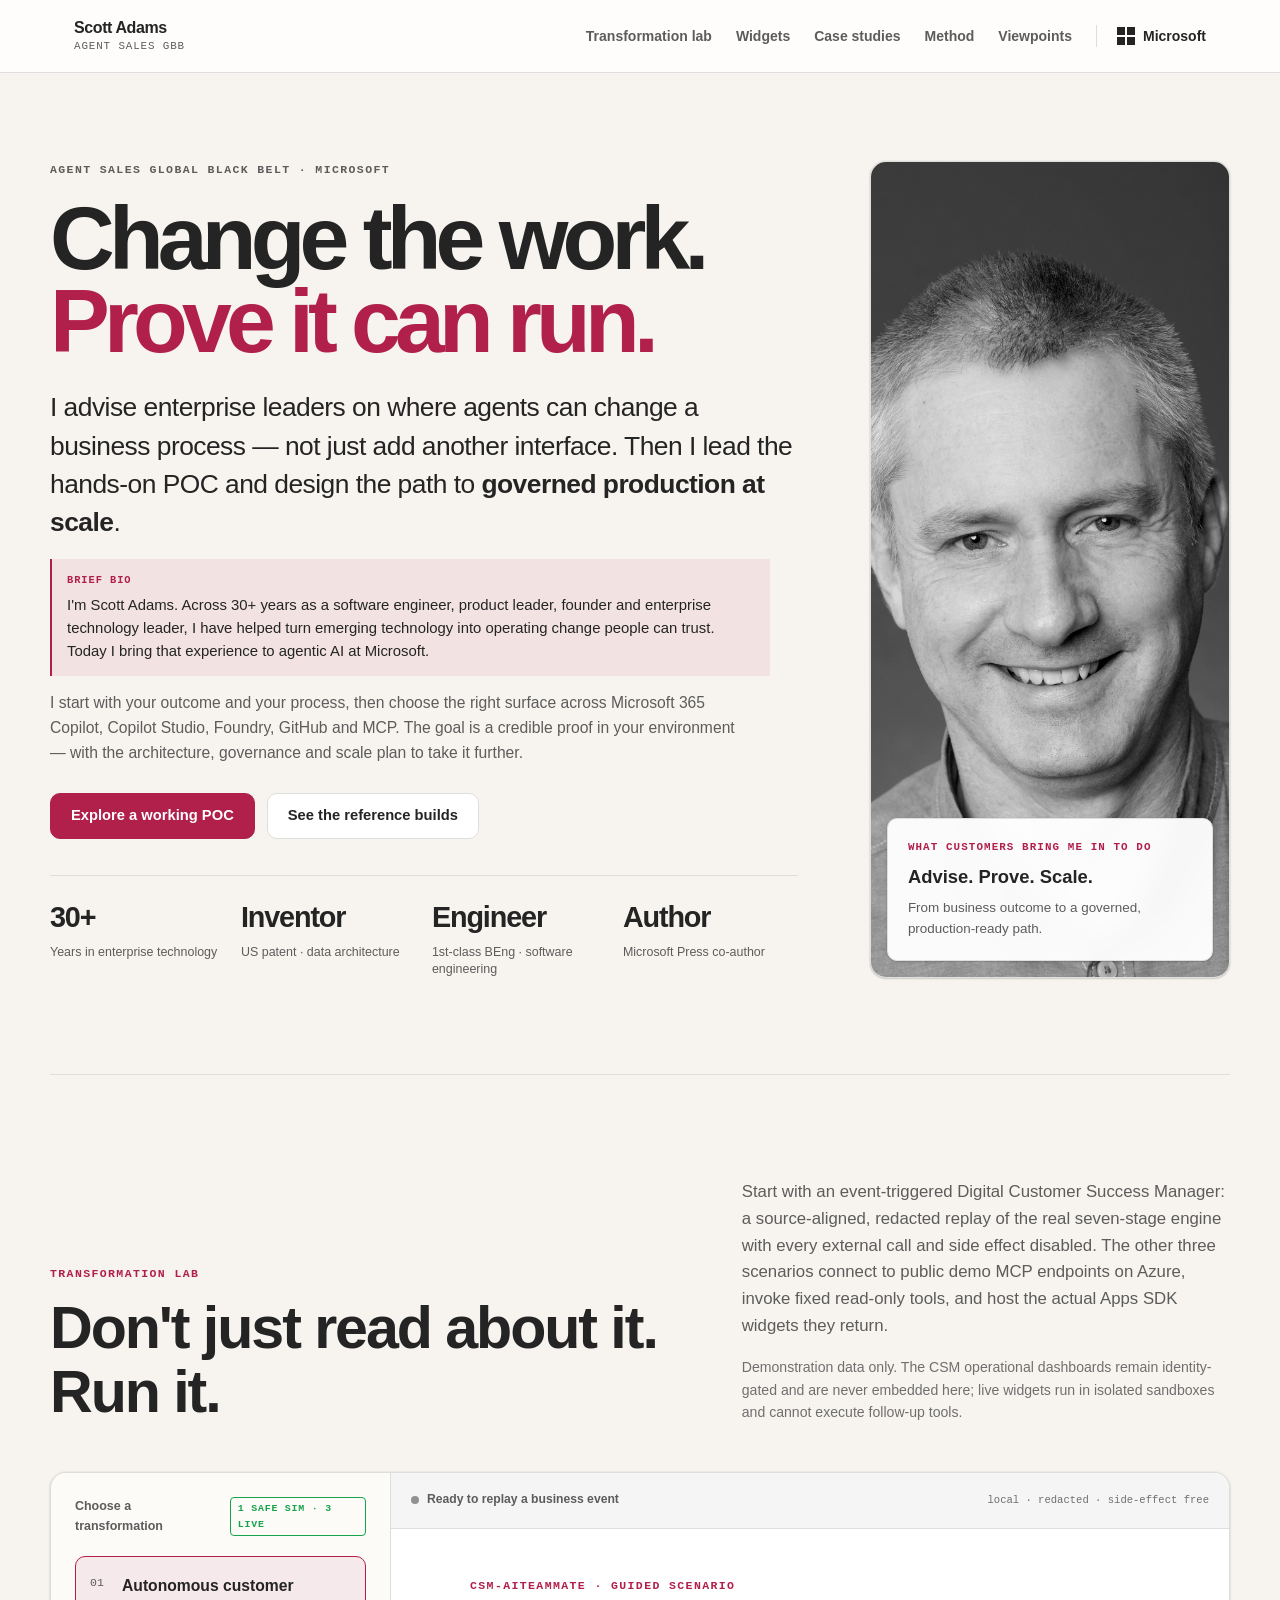
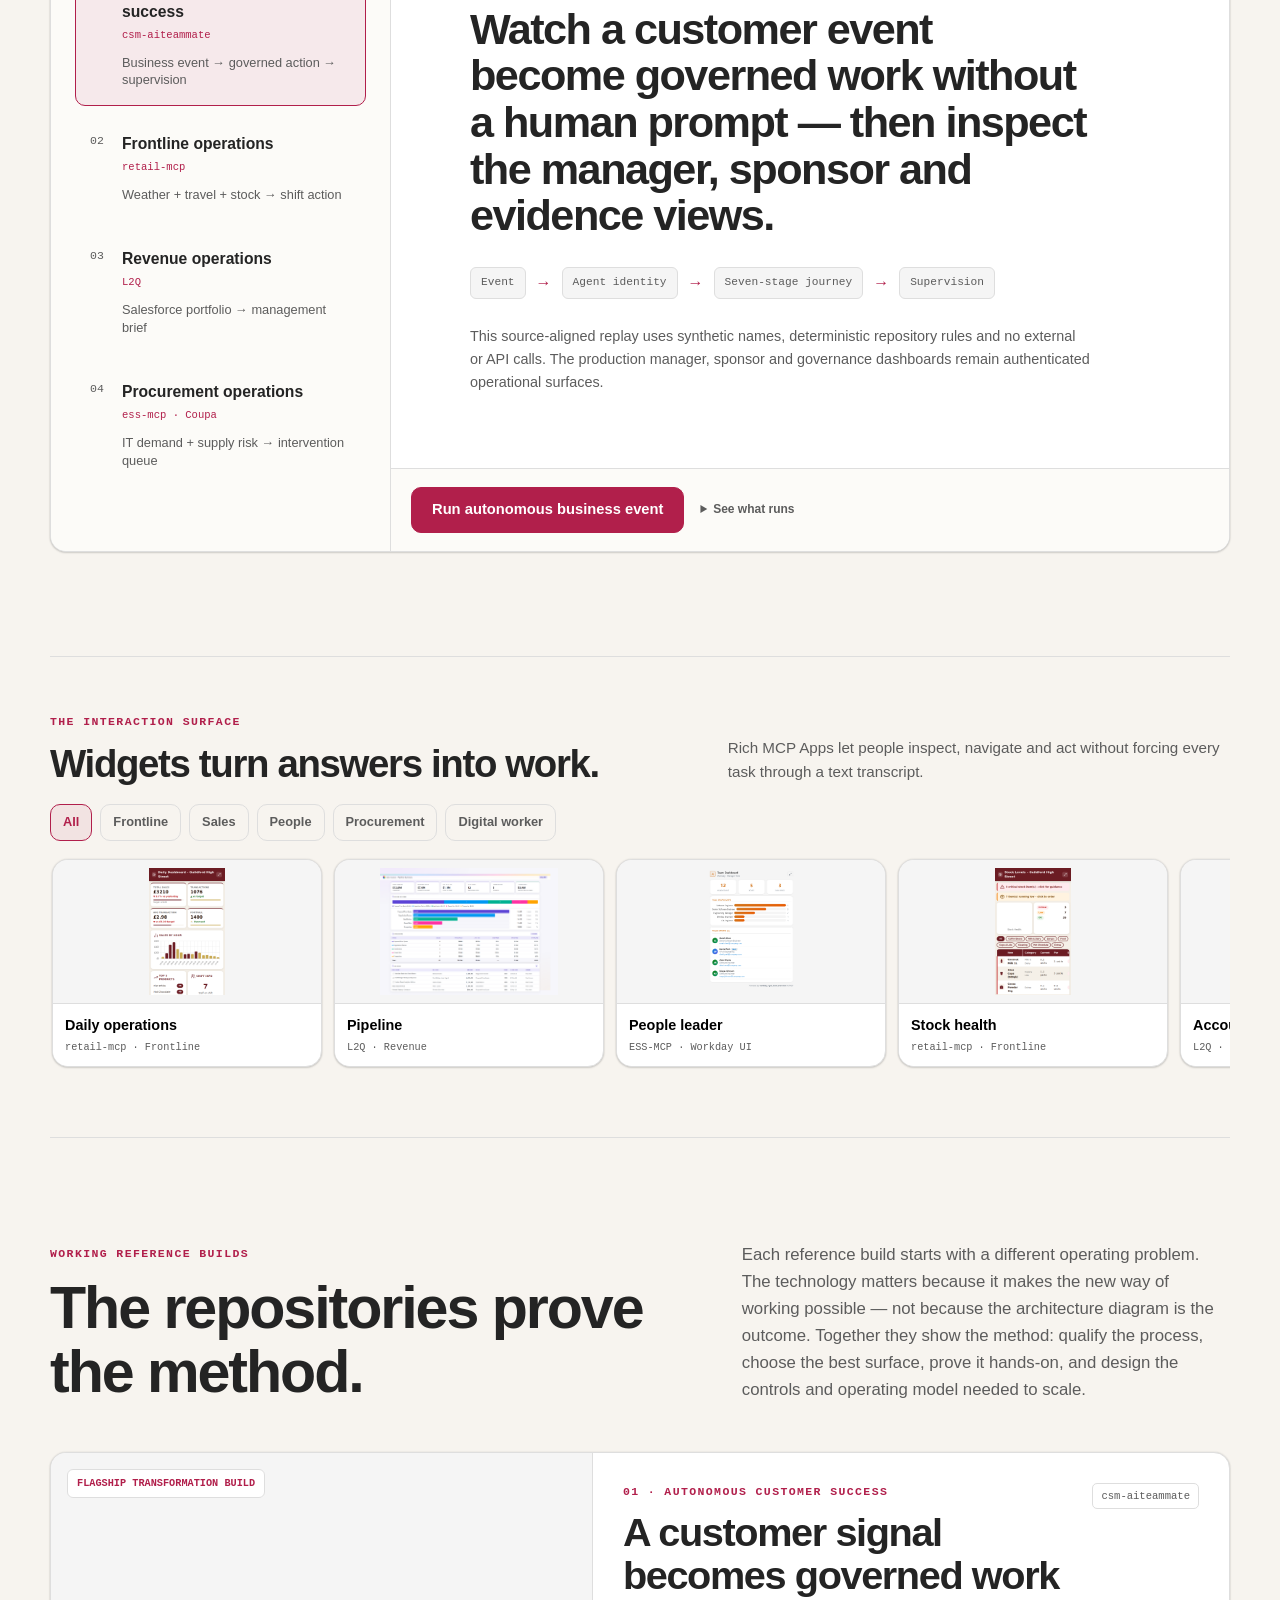
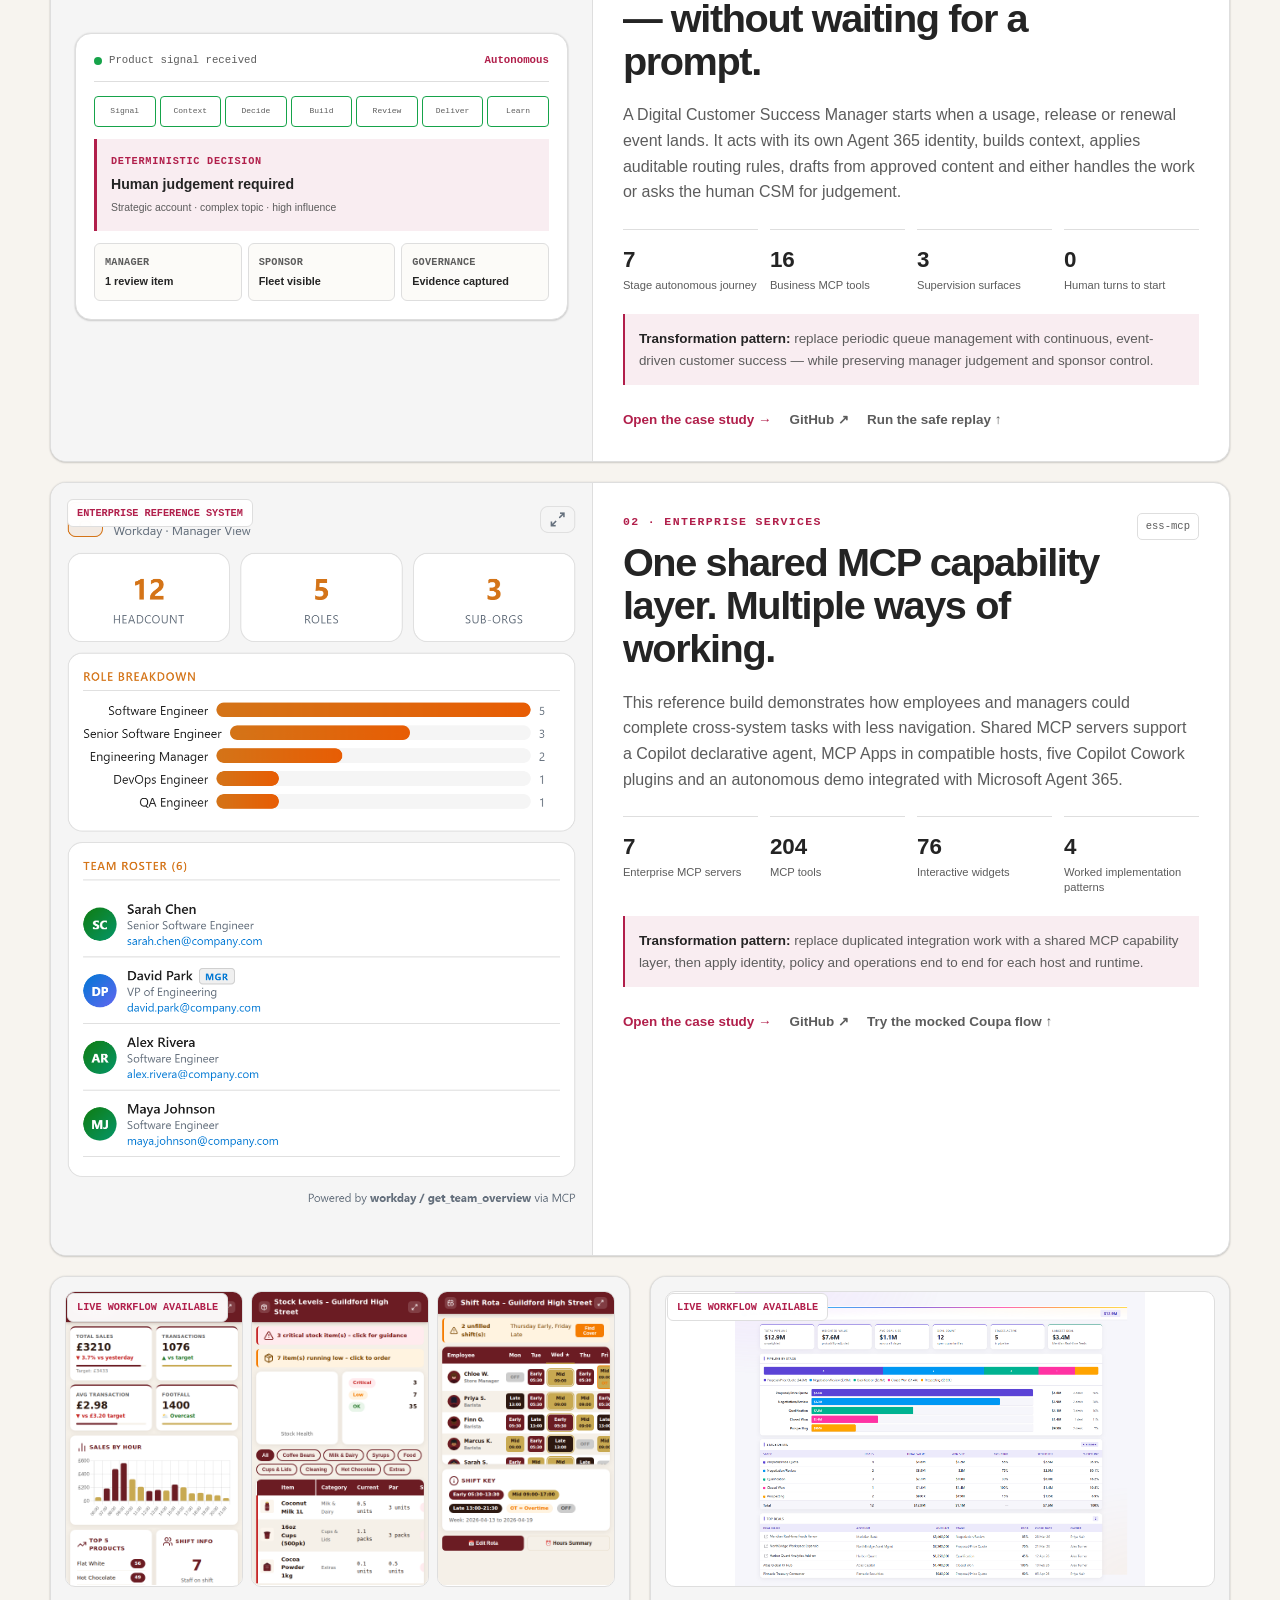
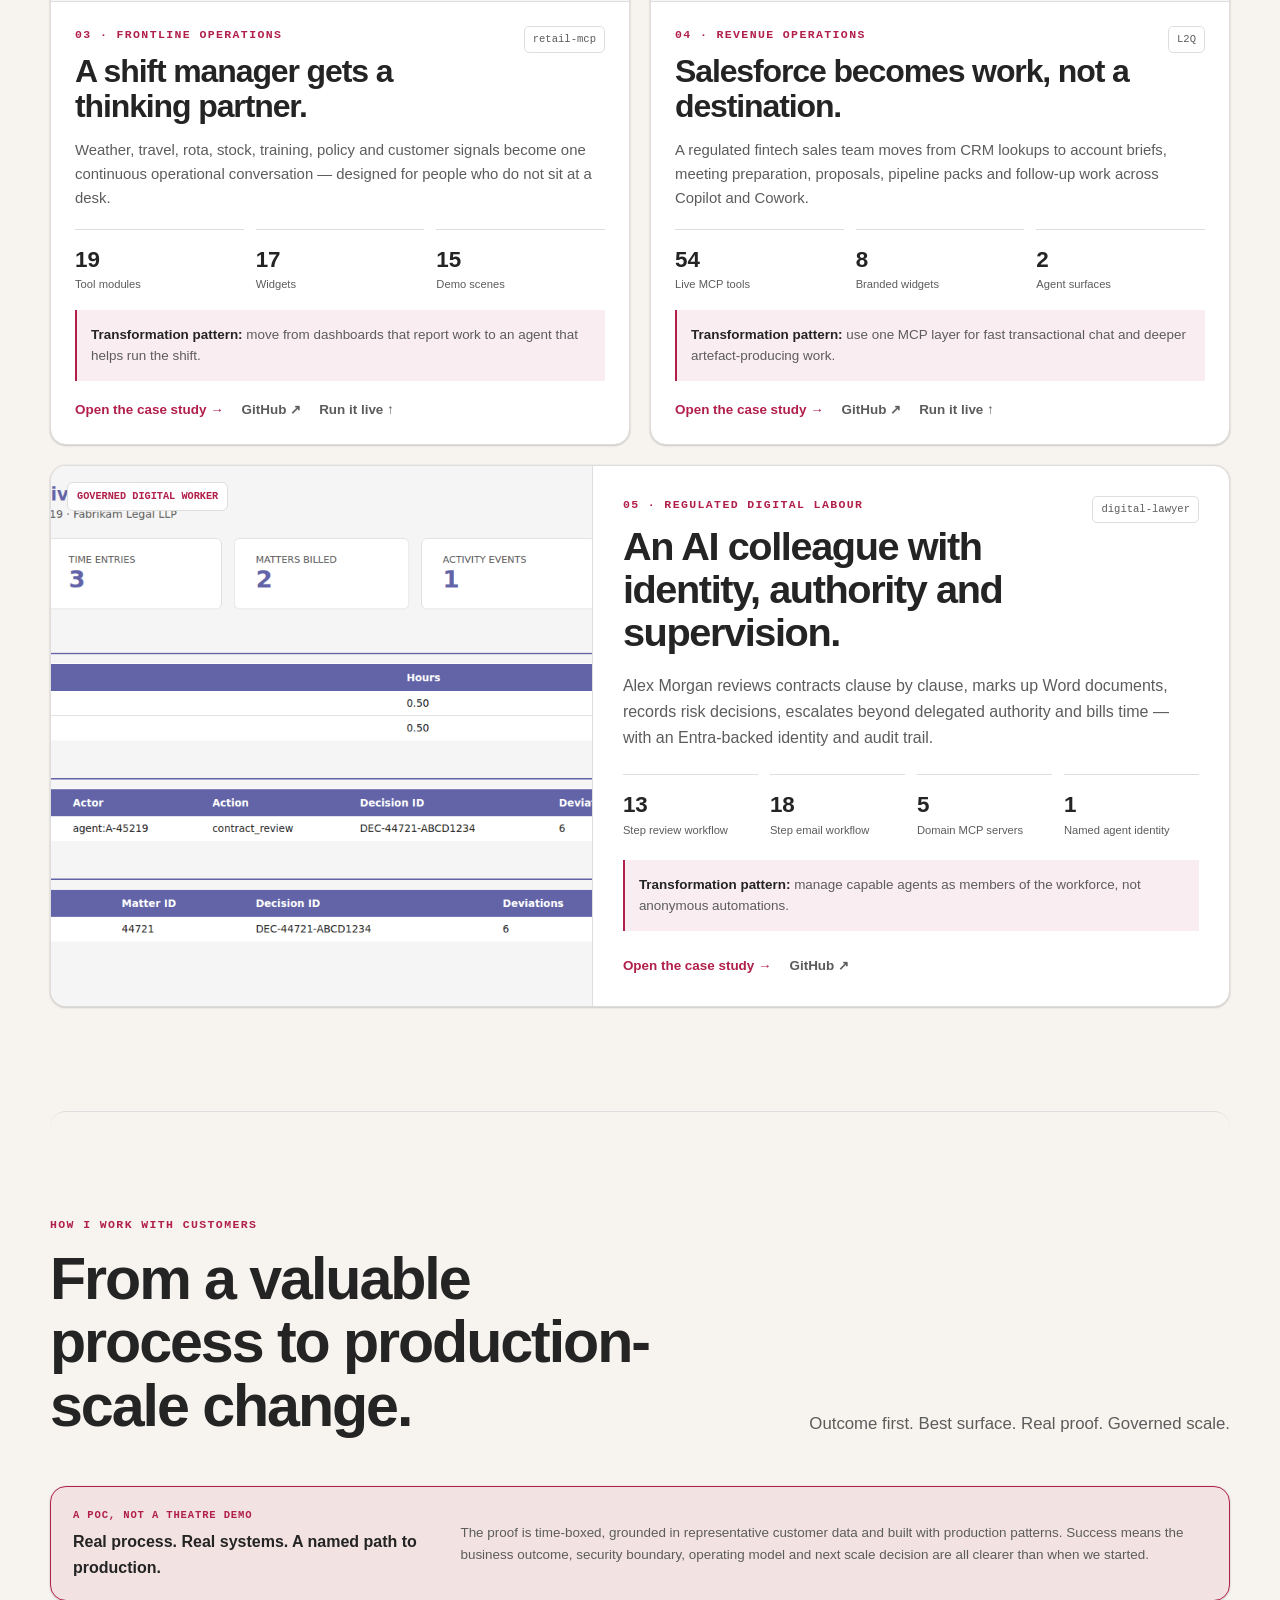
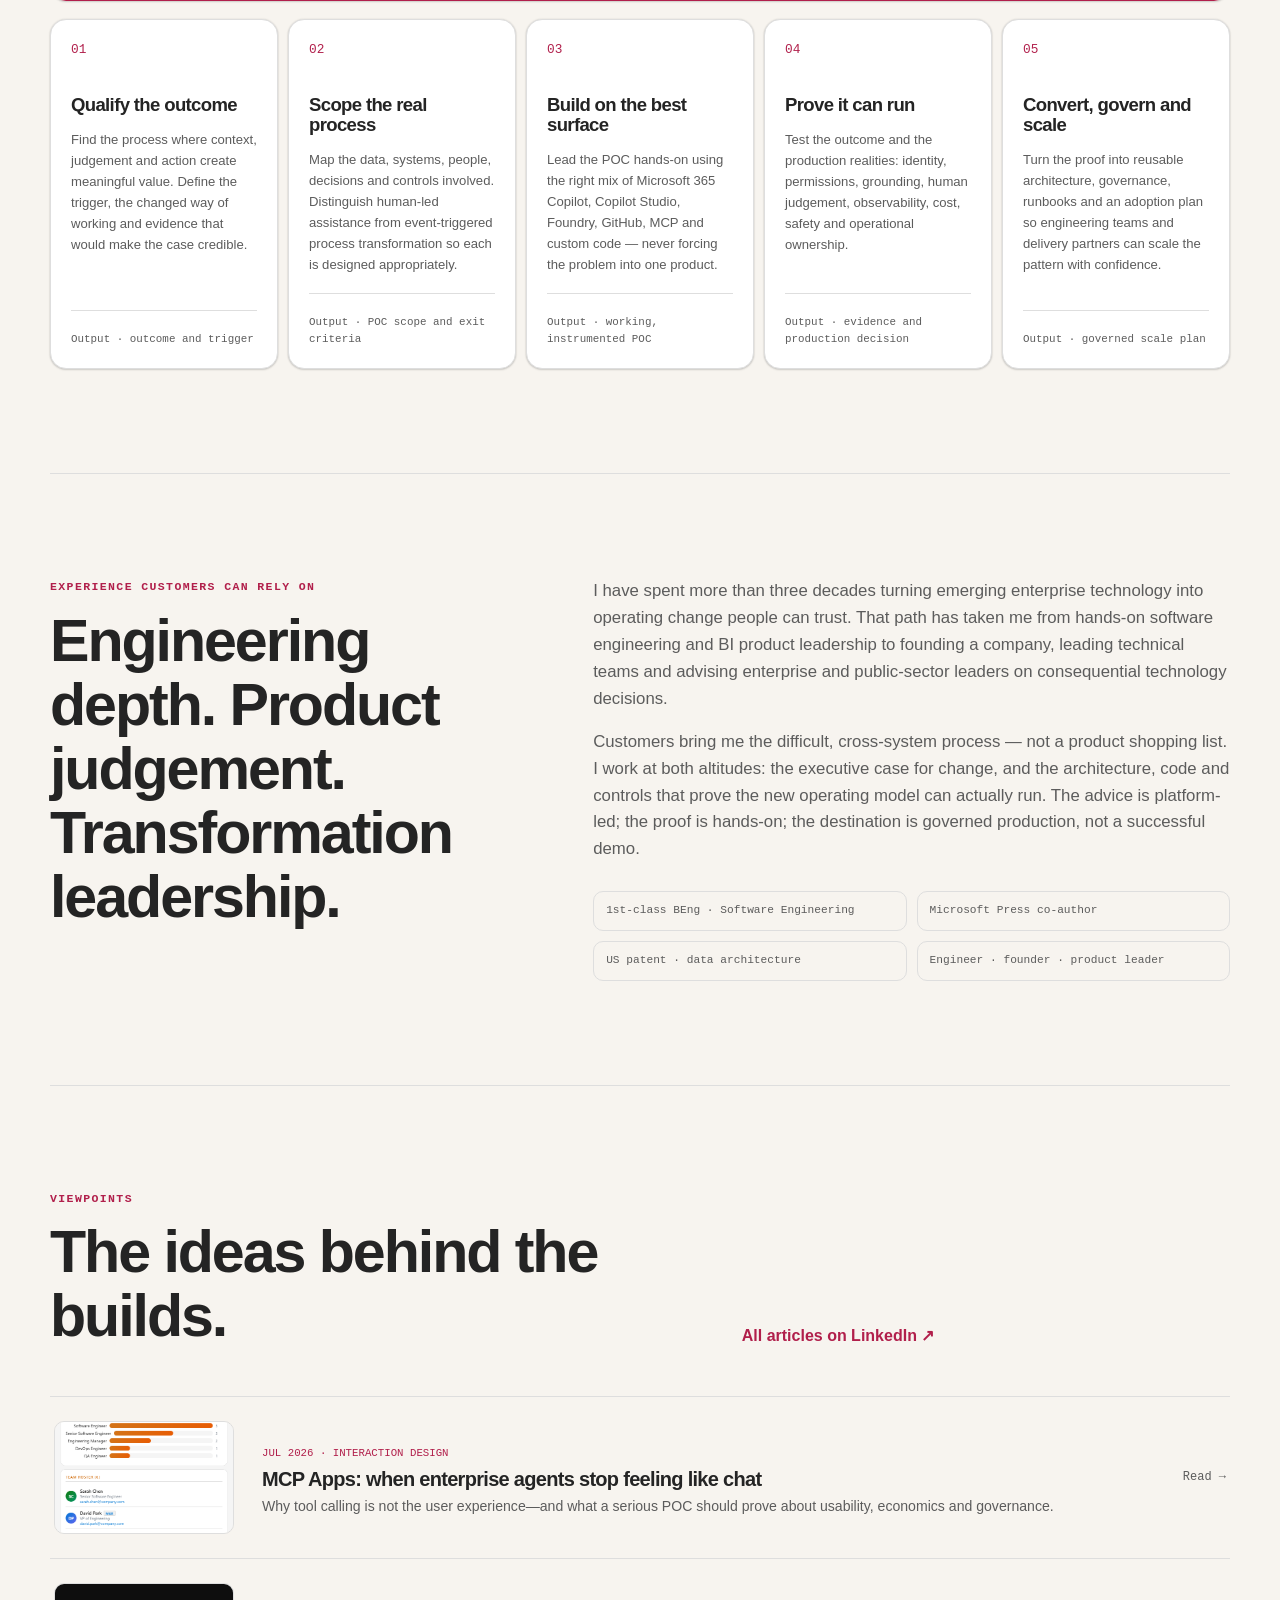
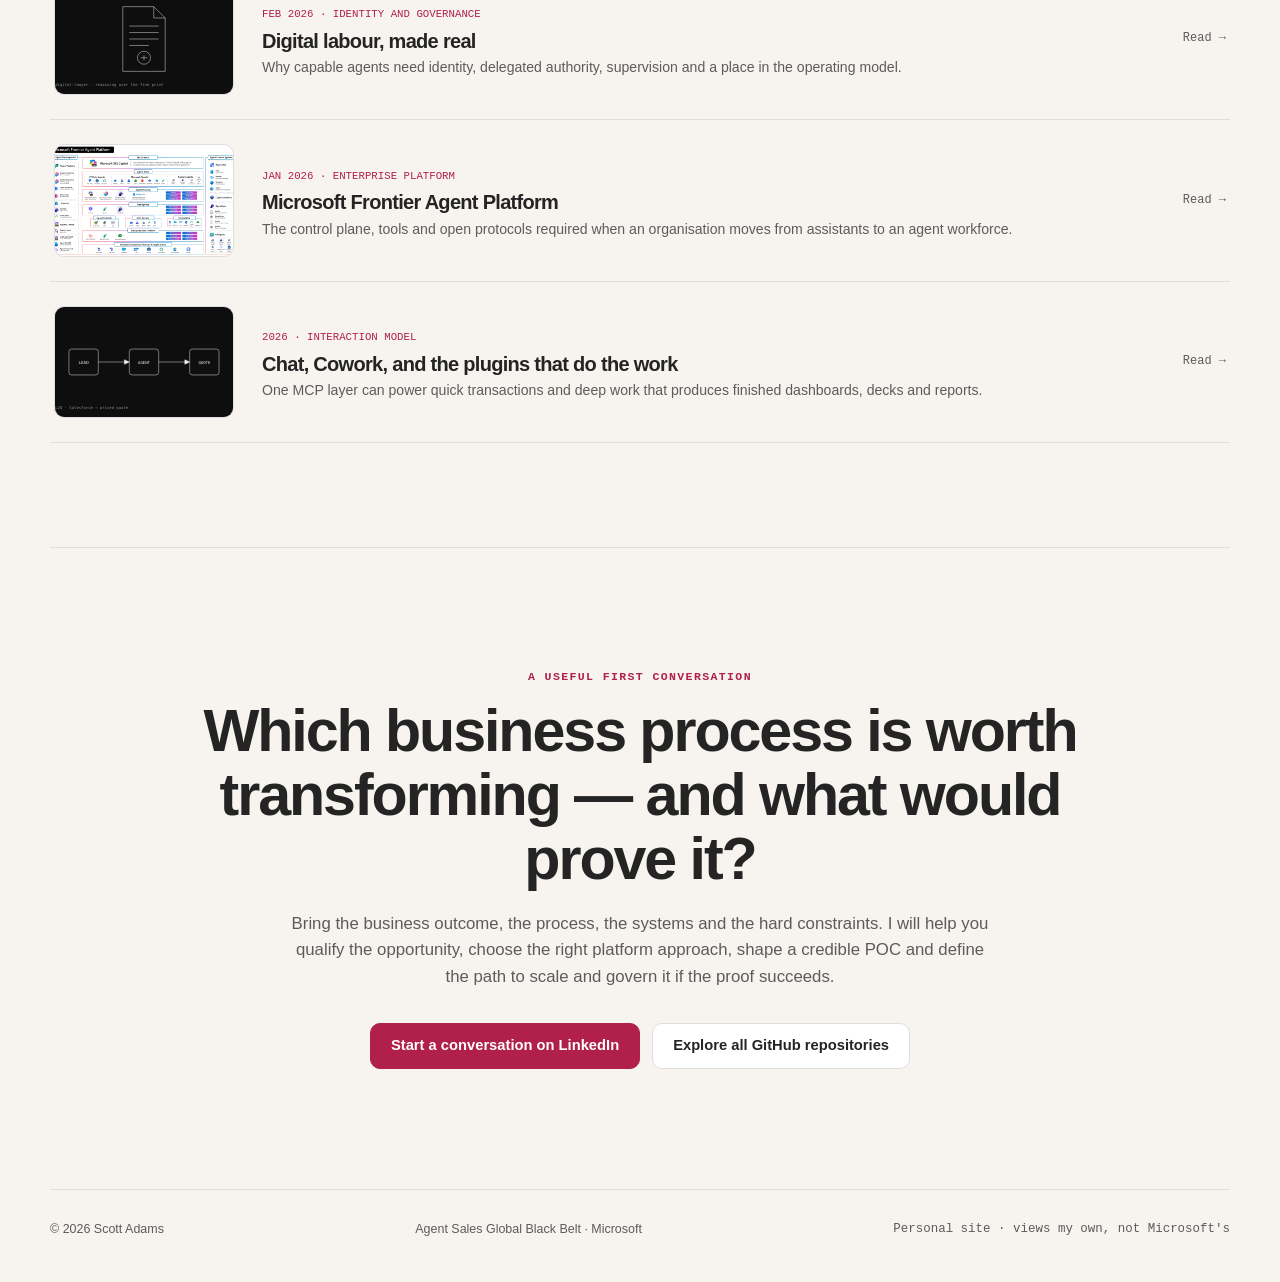
<file: index.html>
<!DOCTYPE html>
<html lang="en">
<head>
  <meta charset="UTF-8" />
  <meta name="viewport" content="width=device-width, initial-scale=1.0" />
  <title>Scott Adams — Agentic AI transformation, POC to production</title>
  <meta name="description" content="Scott Adams advises enterprise leaders on agentic AI transformation, leads hands-on POCs, and designs the path to governed production at scale." />
  <meta name="author" content="Scott Adams" />
  <meta name="theme-color" content="#f7f4ef" />
  <meta http-equiv="Content-Security-Policy" content="default-src 'self'; base-uri 'self'; object-src 'none'; form-action 'none'; script-src 'self' 'unsafe-inline'; style-src 'self' 'unsafe-inline'; img-src 'self' data: blob: https://avatars.githubusercontent.com https://ca-retail-mcp-test.icysea-401f5140.uksouth.azurecontainerapps.io https://ca-l2q-dev.wonderfulhill-26d0f535.uksouth.azurecontainerapps.io https://essmcp-coupa.wittysand-460bf1d9.eastus.azurecontainerapps.io; media-src 'self' data: blob: https://ca-retail-mcp-test.icysea-401f5140.uksouth.azurecontainerapps.io https://ca-l2q-dev.wonderfulhill-26d0f535.uksouth.azurecontainerapps.io https://essmcp-coupa.wittysand-460bf1d9.eastus.azurecontainerapps.io; frame-src 'self' blob:; connect-src 'self' https://ca-retail-mcp-test.icysea-401f5140.uksouth.azurecontainerapps.io https://ca-l2q-dev.wonderfulhill-26d0f535.uksouth.azurecontainerapps.io https://essmcp-coupa.wittysand-460bf1d9.eastus.azurecontainerapps.io; font-src 'self' data:" />

  <meta property="og:title" content="Scott Adams — Agentic AI transformation, POC to production" />
  <meta property="og:description" content="Trusted advice, hands-on POCs and governed paths to production-scale agentic AI transformation." />
  <meta property="og:type" content="website" />
  <meta property="og:url" content="https://scott-adams.ai" />
  <meta property="og:image" content="https://scott-adams.ai/assets/article-frontier/platform-diagram.jpg?v=20260714" />
  <meta property="og:image:secure_url" content="https://scott-adams.ai/assets/article-frontier/platform-diagram.jpg?v=20260714" />
  <meta property="og:image:type" content="image/jpeg" />
  <meta property="og:image:width" content="1488" />
  <meta property="og:image:height" content="837" />
  <meta property="og:image:alt" content="Microsoft Frontier Agent Platform — from the Microsoft 365 Copilot front door to the Agent 365 control system" />
  <meta name="twitter:card" content="summary_large_image" />
  <meta name="twitter:title" content="Scott Adams — Agentic AI transformation, POC to production" />
  <meta name="twitter:description" content="Trusted advice, hands-on POCs and governed paths to production-scale agentic AI transformation." />
  <meta name="twitter:image" content="https://scott-adams.ai/assets/article-frontier/platform-diagram.jpg?v=20260714" />
  <meta name="twitter:image:alt" content="Microsoft Frontier Agent Platform — from the Microsoft 365 Copilot front door to the Agent 365 control system" />

  <script>
    (() => {
      const param = new URLSearchParams(window.location.search).get("clawpilotTheme");
      const theme =
        param || (window.matchMedia("(prefers-color-scheme: dark)").matches ? "dark" : "light");
      document.documentElement.setAttribute("data-theme", theme);
    })();
  </script>

  <script type="application/ld+json">
  {
    "@context": "https://schema.org",
    "@type": "Person",
    "name": "Scott Adams",
    "url": "https://scott-adams.ai",
    "image": "https://scott-adams.ai/assets/me/scott.jpg",
    "jobTitle": "Agent Sales Global Black Belt",
    "description": "Enterprise AI transformation advisor who qualifies business outcomes, leads hands-on agent POCs and designs governed paths to production scale.",
    "worksFor": {
      "@type": "Organization",
      "name": "Microsoft"
    },
    "alumniOf": {
      "@type": "CollegeOrUniversity",
      "name": "Edinburgh Napier University"
    },
    "sameAs": [
      "https://www.linkedin.com/in/adamsscott/",
      "https://github.com/scadam"
    ],
    "knowsAbout": [
      "Agentic AI",
      "Business transformation",
      "Model Context Protocol",
      "Microsoft 365 Copilot",
      "Microsoft Foundry",
      "Copilot Studio",
      "Agent 365"
    ]
  }
  </script>

  <link rel="icon" href="https://avatars.githubusercontent.com/u/22813976?s=64&amp;v=4" />
  <link rel="stylesheet" href="styles.css" />
</head>
<body>
  <a class="skip-link" href="#main-content">Skip to content</a>

  <header class="site-header">
    <div class="nav">
      <a href="#top" class="brand" aria-label="Scott Adams, home">
        <span class="brand-name">Scott Adams</span>
        <span class="brand-role">Agent Sales GBB</span>
      </a>

      <div class="nav-right">
        <nav class="nav-links" aria-label="Primary navigation">
          <a href="#lab">Transformation lab</a>
          <a href="#widgets">Widgets</a>
          <a href="#work">Case studies</a>
          <a href="#method">Method</a>
          <a href="#viewpoints">Viewpoints</a>
        </nav>
        <span class="nav-ms" aria-label="Microsoft">
          <span class="ms-logo" aria-hidden="true"><i></i><i></i><i></i><i></i></span>
          Microsoft
        </span>
      </div>
    </div>
  </header>

  <main id="main-content">
    <section class="hero" id="top">
      <div class="hero-grid">
        <div class="hero-copy">
          <p class="eyebrow">Agent Sales Global Black Belt · Microsoft</p>
          <h1>Change the work.<br /><span>Prove it can run.</span></h1>
          <p class="hero-lede">
            I advise enterprise leaders on where agents can change a business process — not just add
            another interface. Then I lead the hands-on POC and design the path to
            <strong>governed production at scale</strong>.
          </p>
          <div class="hero-bio">
            <span>Brief bio</span>
            <p>
              I'm Scott Adams. Across 30+ years as a software engineer, product leader, founder and
              enterprise technology leader, I have helped turn emerging technology into operating
              change people can trust. Today I bring that experience to agentic AI at Microsoft.
            </p>
          </div>
          <p class="hero-support">
            I start with your outcome and your process, then choose the right surface across Microsoft
            365 Copilot, Copilot Studio, Foundry, GitHub and MCP. The goal is a credible proof in your
            environment — with the architecture, governance and scale plan to take it further.
          </p>
          <div class="hero-actions">
            <a class="btn btn-primary" href="#lab">Explore a working POC</a>
            <a class="btn btn-secondary" href="#work">See the reference builds</a>
          </div>

          <dl class="hero-stats" aria-label="Experience and working proof">
            <div><dt>30+</dt><dd>Years in enterprise technology</dd></div>
            <div><dt>Inventor</dt><dd>US patent · data architecture</dd></div>
            <div><dt>Engineer</dt><dd>1st-class BEng · software engineering</dd></div>
            <div><dt>Author</dt><dd>Microsoft Press co-author</dd></div>
          </dl>
        </div>

        <figure class="hero-portrait">
          <img src="assets/me/scott.jpg" alt="Scott Adams, Agent Sales Global Black Belt at Microsoft" />
          <figcaption class="portrait-note">
            <span>What customers bring me in to do</span>
            <strong>Advise. Prove. Scale.</strong>
            <p>From business outcome to a governed, production-ready path.</p>
          </figcaption>
        </figure>
      </div>
    </section>

    <section class="section lab-section" id="lab" aria-labelledby="lab-title">
      <div class="section-intro-grid">
        <div>
          <p class="section-kicker">Transformation lab</p>
          <h2 id="lab-title">Don't just read about it. Run it.</h2>
        </div>
        <div class="section-intro-copy">
          <p>
            Start with an event-triggered Digital Customer Success Manager: a source-aligned,
            redacted replay of the real seven-stage engine with every external call and side effect
            disabled. The other three scenarios connect to public demo MCP endpoints on Azure,
            invoke fixed read-only tools, and host the actual Apps SDK widgets they return.
          </p>
          <p class="safety-copy">
            Demonstration data only. The CSM operational dashboards remain identity-gated and are
            never embedded here; live widgets run in isolated sandboxes and cannot execute follow-up tools.
          </p>
        </div>
      </div>

      <div class="lab-shell">
        <div class="scenario-panel">
          <div class="scenario-heading">
            <span>Choose a transformation</span>
            <span class="protocol-badge">1 SAFE SIM · 3 LIVE</span>
          </div>

          <div class="scenario-nav" role="tablist" aria-label="Transformation scenarios" aria-orientation="vertical">
            <button class="scenario-button is-active" type="button" role="tab" aria-selected="true" aria-controls="lab-output" data-scenario="autonomous">
              <span class="scenario-number">01</span>
              <span class="scenario-copy">
                <strong>Autonomous customer success</strong>
                <small>csm-aiteammate</small>
                <span>Business event → governed action → supervision</span>
              </span>
            </button>

            <button class="scenario-button" type="button" role="tab" aria-selected="false" aria-controls="lab-output" data-scenario="retail" tabindex="-1">
              <span class="scenario-number">02</span>
              <span class="scenario-copy">
                <strong>Frontline operations</strong>
                <small>retail-mcp</small>
                <span>Weather + travel + stock → shift action</span>
              </span>
            </button>

            <button class="scenario-button" type="button" role="tab" aria-selected="false" aria-controls="lab-output" data-scenario="sales" tabindex="-1">
              <span class="scenario-number">03</span>
              <span class="scenario-copy">
                <strong>Revenue operations</strong>
                <small>L2Q</small>
                <span>Salesforce portfolio → management brief</span>
              </span>
            </button>

            <button class="scenario-button" type="button" role="tab" aria-selected="false" aria-controls="lab-output" data-scenario="procurement" tabindex="-1">
              <span class="scenario-number">04</span>
              <span class="scenario-copy">
                <strong>Procurement operations</strong>
                <small>ess-mcp · Coupa</small>
                <span>IT demand + supply risk → intervention queue</span>
              </span>
            </button>
          </div>

        </div>

        <div class="lab-console">
          <div class="lab-toolbar">
            <div class="lab-status" id="lab-status" data-state="ready">
              <span class="status-dot" aria-hidden="true"></span>
              <span id="lab-status-text">Ready to replay a business event</span>
            </div>
            <span class="lab-host" id="lab-endpoint">local · redacted · side-effect free</span>
          </div>

          <div class="lab-output" id="lab-output" role="tabpanel" aria-live="polite" aria-busy="false"></div>

          <div class="lab-controls">
            <button class="btn btn-primary run-button" id="run-scenario" type="button">Run autonomous business event</button>
            <details class="lab-details">
              <summary>See what runs</summary>
              <p id="lab-call-list">event → Agent ID → seven-stage engine → deterministic route → supervised outcome</p>
              <p id="lab-call-explainer">The replay follows the repository's real stages and rule IDs using synthetic inputs. It makes no external or API requests, writes no data and cannot deliver customer outreach.</p>
            </details>
          </div>
        </div>
      </div>
    </section>

    <section class="section widget-section" id="widgets" aria-labelledby="widgets-title">
      <div class="section-head">
        <div>
          <p class="section-kicker">The interaction surface</p>
          <h2 id="widgets-title">Widgets turn answers into work.</h2>
        </div>
        <p class="section-side-copy">
          Rich MCP Apps let people inspect, navigate and act without forcing every task through a text transcript.
        </p>
      </div>

      <div class="widget-filters" role="group" aria-label="Filter widget gallery">
        <button class="filter-button is-active" type="button" data-widget-filter="all" aria-pressed="true">All</button>
        <button class="filter-button" type="button" data-widget-filter="frontline" aria-pressed="false">Frontline</button>
        <button class="filter-button" type="button" data-widget-filter="sales" aria-pressed="false">Sales</button>
        <button class="filter-button" type="button" data-widget-filter="people" aria-pressed="false">People</button>
        <button class="filter-button" type="button" data-widget-filter="procurement" aria-pressed="false">Procurement</button>
        <button class="filter-button" type="button" data-widget-filter="operations" aria-pressed="false">Digital worker</button>
      </div>

      <div class="widget-gallery">
        <button class="widget-tile widget-tile-wide" type="button" data-widget-category="frontline" data-widget-title="Frontline daily dashboard" data-widget-description="A shift manager sees revenue, transactions and product mix in the same surface the agent uses to recommend the next action." data-widget-src="assets/repos/retail-mcp/dashboard.png">
          <img src="assets/repos/retail-mcp/dashboard.png" alt="Retail daily sales dashboard widget" loading="lazy" />
          <span class="widget-caption"><strong>Daily operations</strong><small>retail-mcp · Frontline</small></span>
        </button>

        <button class="widget-tile" type="button" data-widget-category="sales" data-widget-title="Sales pipeline" data-widget-description="A stage-by-stage view of pipeline value and volume, returned by the same MCP server that supports chat and Cowork." data-widget-src="assets/repos/L2Q/pipeline.png">
          <img src="assets/repos/L2Q/pipeline.png" alt="L2Q sales pipeline widget" loading="lazy" />
          <span class="widget-caption"><strong>Pipeline</strong><small>L2Q · Revenue</small></span>
        </button>

        <button class="widget-tile" type="button" data-widget-category="people" data-widget-title="People leader dashboard" data-widget-description="A manager can move from team overview to goals, learning and actions without navigating multiple HR screens." data-widget-src="assets/repos/ess-mcp/widget-team-dashboard.png">
          <img src="assets/repos/ess-mcp/widget-team-dashboard.png" alt="Workday people leader dashboard widget" loading="lazy" />
          <span class="widget-caption"><strong>People leader</strong><small>ESS-MCP · Workday UI</small></span>
        </button>

        <button class="widget-tile" type="button" data-widget-category="frontline" data-widget-title="Stock health" data-widget-description="Critical lines are visible at a glance and become context for the agent's replenishment and staffing recommendations." data-widget-src="assets/repos/retail-mcp/stock.png">
          <img src="assets/repos/retail-mcp/stock.png" alt="Retail stock health widget" loading="lazy" />
          <span class="widget-caption"><strong>Stock health</strong><small>retail-mcp · Frontline</small></span>
        </button>

        <button class="widget-tile widget-tile-wide" type="button" data-widget-category="sales" data-widget-title="Account 360" data-widget-description="CRM, opportunity and communication context are brought together for account planning and meeting preparation." data-widget-src="assets/repos/L2Q/account_360.png">
          <img src="assets/repos/L2Q/account_360.png" alt="L2Q account 360 widget" loading="lazy" />
          <span class="widget-caption"><strong>Account 360</strong><small>L2Q · Revenue</small></span>
        </button>

        <button class="widget-tile" type="button" data-widget-category="people" data-widget-title="Organisational context" data-widget-description="Interactive organisational context gives the agent and manager a shared view of reporting relationships." data-widget-src="assets/repos/ess-mcp/widget-org-chart.png">
          <img src="assets/repos/ess-mcp/widget-org-chart.png" alt="ESS-MCP organisation chart widget" loading="lazy" />
          <span class="widget-caption"><strong>Organisation</strong><small>ESS-MCP · People</small></span>
        </button>

        <button class="widget-tile" type="button" data-widget-category="procurement" data-widget-title="Purchase order status" data-widget-description="A procurement status view makes approvals, fulfilment and exceptions legible inside the agent conversation." data-widget-src="assets/repos/ess-mcp/widget-ariba-po-status.png">
          <img src="assets/repos/ess-mcp/widget-ariba-po-status.png" alt="SAP Ariba purchase order status widget" loading="lazy" />
          <span class="widget-caption"><strong>Purchase order</strong><small>ESS-MCP · Procurement</small></span>
        </button>

        <button class="widget-tile" type="button" data-widget-category="people" data-widget-title="Employee profile" data-widget-description="A unified employee profile demonstrates how the same MCP interaction pattern can span Microsoft and SAP estates." data-widget-src="assets/repos/ess-mcp/widget-sf-employee-profile.png">
          <img src="assets/repos/ess-mcp/widget-sf-employee-profile.png" alt="SAP SuccessFactors employee profile widget" loading="lazy" />
          <span class="widget-caption"><strong>Employee profile</strong><small>ESS-MCP · SAP</small></span>
        </button>

        <button class="widget-tile widget-tile-wide" type="button" data-widget-category="operations" data-widget-title="Digital worker activity and billing" data-widget-description="Supervisors can see the work, decisions, escalations and billing footprint of an autonomous digital worker." data-widget-src="assets/repos/digital-lawyer/activity-dashboard.png">
          <img src="assets/repos/digital-lawyer/activity-dashboard.png" alt="Digital Lawyer activity and billing dashboard" loading="lazy" />
          <span class="widget-caption"><strong>Workforce supervision</strong><small>digital-lawyer · Agent 365</small></span>
        </button>
      </div>

      <dialog class="widget-dialog" id="widget-dialog" aria-labelledby="widget-dialog-title">
        <div class="dialog-toolbar">
          <div>
            <span class="dialog-kicker">Interactive surface</span>
            <h3 id="widget-dialog-title">Widget preview</h3>
          </div>
          <button class="dialog-close" id="widget-dialog-close" type="button" aria-label="Close widget preview">×</button>
        </div>
        <img id="widget-dialog-image" src="assets/repos/retail-mcp/dashboard.png" alt="" />
        <p id="widget-dialog-description"></p>
      </dialog>
    </section>

    <section class="section" id="work" aria-labelledby="work-title">
      <div class="section-intro-grid">
        <div>
          <p class="section-kicker">Working reference builds</p>
          <h2 id="work-title">The repositories prove the method.</h2>
        </div>
        <div class="section-intro-copy">
          <p>
            Each reference build starts with a different operating problem. The technology matters because it
            makes the new way of working possible — not because the architecture diagram is the outcome.
            Together they show the method: qualify the process, choose the best surface, prove it hands-on,
            and design the controls and operating model needed to scale.
          </p>
        </div>
      </div>

      <div class="showcase-grid">
        <article class="showcase-card showcase-featured">
          <div class="showcase-media autonomous-showcase-media">
            <span class="live-label">Flagship transformation build</span>
            <div class="autonomous-case-visual" aria-label="Event-triggered customer success journey preview">
              <div class="case-visual-head">
                <span><i aria-hidden="true"></i> Product signal received</span>
                <strong>Autonomous</strong>
              </div>
              <div class="case-visual-stages" aria-hidden="true">
                <span>Signal</span><span>Context</span><span>Decide</span><span>Build</span><span>Review</span><span>Deliver</span><span>Learn</span>
              </div>
              <div class="case-visual-decision">
                <small>Deterministic decision</small>
                <strong>Human judgement required</strong>
                <span>Strategic account · complex topic · high influence</span>
              </div>
              <div class="case-visual-surfaces">
                <span><small>Manager</small><strong>1 review item</strong></span>
                <span><small>Sponsor</small><strong>Fleet visible</strong></span>
                <span><small>Governance</small><strong>Evidence captured</strong></span>
              </div>
            </div>
          </div>
          <div class="showcase-copy">
            <div class="showcase-title-row">
              <div>
                <p class="showcase-eyebrow">01 · Autonomous customer success</p>
                <h3>A customer signal becomes governed work — without waiting for a prompt.</h3>
              </div>
              <span class="repo-slug">csm-aiteammate</span>
            </div>
            <p class="case-outcome">
              A Digital Customer Success Manager starts when a usage, release or renewal event lands.
              It acts with its own Agent 365 identity, builds context, applies auditable routing rules,
              drafts from approved content and either handles the work or asks the human CSM for judgement.
            </p>
            <dl class="evidence-grid">
              <div><dt>7</dt><dd>Stage autonomous journey</dd></div>
              <div><dt>16</dt><dd>Business MCP tools</dd></div>
              <div><dt>3</dt><dd>Supervision surfaces</dd></div>
              <div><dt>0</dt><dd>Human turns to start</dd></div>
            </dl>
            <p class="case-pattern"><strong>Transformation pattern:</strong> replace periodic queue management with continuous, event-driven customer success — while preserving manager judgement and sponsor control.</p>
            <div class="case-actions">
              <a class="text-link" href="repos/csm-aiteammate.html">Open the case study →</a>
              <a class="text-link muted-link" href="https://github.com/scadam/csm-aiteammate" target="_blank" rel="noopener">GitHub ↗</a>
              <a class="text-link muted-link" href="?scenario=autonomous#lab">Run the safe replay ↑</a>
            </div>
          </div>
        </article>

        <article class="showcase-card showcase-featured">
          <div class="showcase-media">
            <img src="assets/repos/ess-mcp/widget-team-dashboard.png" alt="ESS-MCP people leader dashboard" loading="lazy" />
            <span class="live-label">Enterprise reference system</span>
          </div>
          <div class="showcase-copy">
            <div class="showcase-title-row">
              <div>
                <p class="showcase-eyebrow">02 · Enterprise services</p>
                <h3>One shared MCP capability layer. Multiple ways of working.</h3>
              </div>
              <span class="repo-slug">ess-mcp</span>
            </div>
            <p class="case-outcome">
              This reference build demonstrates how employees and managers could complete cross-system
              tasks with less navigation. Shared MCP servers support a Copilot declarative agent, MCP Apps
              in compatible hosts, five Copilot Cowork plugins and an autonomous demo integrated with Microsoft Agent 365.
            </p>
            <dl class="evidence-grid">
              <div><dt>7</dt><dd>Enterprise MCP servers</dd></div>
              <div><dt>204</dt><dd>MCP tools</dd></div>
              <div><dt>76</dt><dd>Interactive widgets</dd></div>
              <div><dt>4</dt><dd>Worked implementation patterns</dd></div>
            </dl>
            <p class="case-pattern"><strong>Transformation pattern:</strong> replace duplicated integration work with a shared MCP capability layer, then apply identity, policy and operations end to end for each host and runtime.</p>
            <div class="case-actions">
              <a class="text-link" href="repos/ess-mcp.html">Open the case study →</a>
              <a class="text-link muted-link" href="https://github.com/scadam/ess-mcp" target="_blank" rel="noopener">GitHub ↗</a>
              <a class="text-link muted-link" href="?scenario=procurement#lab">Try the mocked Coupa flow ↑</a>
            </div>
          </div>
        </article>

        <article class="showcase-card">
          <div class="showcase-media showcase-collage" aria-label="Frontline retail agent screens">
            <img src="assets/repos/retail-mcp/dashboard.png" alt="Retail daily operations dashboard" loading="lazy" />
            <img src="assets/repos/retail-mcp/stock.png" alt="Retail stock health screen" loading="lazy" />
            <img src="assets/repos/retail-mcp/rota.png" alt="Retail team rota screen" loading="lazy" />
            <span class="live-label">Live workflow available</span>
          </div>
          <div class="showcase-copy">
            <div class="showcase-title-row">
              <div>
                <p class="showcase-eyebrow">03 · Frontline operations</p>
                <h3>A shift manager gets a thinking partner.</h3>
              </div>
              <span class="repo-slug">retail-mcp</span>
            </div>
            <p class="case-outcome">
              Weather, travel, rota, stock, training, policy and customer signals become one continuous
              operational conversation — designed for people who do not sit at a desk.
            </p>
            <dl class="evidence-grid compact-evidence">
              <div><dt>19</dt><dd>Tool modules</dd></div>
              <div><dt>17</dt><dd>Widgets</dd></div>
              <div><dt>15</dt><dd>Demo scenes</dd></div>
            </dl>
            <p class="case-pattern"><strong>Transformation pattern:</strong> move from dashboards that report work to an agent that helps run the shift.</p>
            <div class="case-actions">
              <a class="text-link" href="repos/retail-mcp.html">Open the case study →</a>
              <a class="text-link muted-link" href="https://github.com/scadam/retail-mcp" target="_blank" rel="noopener">GitHub ↗</a>
              <a class="text-link muted-link" href="?scenario=retail#lab">Run it live ↑</a>
            </div>
          </div>
        </article>

        <article class="showcase-card">
          <div class="showcase-media">
            <img src="assets/repos/L2Q/pipeline.png" alt="L2Q lead-to-quote pipeline widget" loading="lazy" />
            <span class="live-label">Live workflow available</span>
          </div>
          <div class="showcase-copy">
            <div class="showcase-title-row">
              <div>
                <p class="showcase-eyebrow">04 · Revenue operations</p>
                <h3>Salesforce becomes work, not a destination.</h3>
              </div>
              <span class="repo-slug">L2Q</span>
            </div>
            <p class="case-outcome">
              A regulated fintech sales team moves from CRM lookups to account briefs, meeting preparation,
              proposals, pipeline packs and follow-up work across Copilot and Cowork.
            </p>
            <dl class="evidence-grid compact-evidence">
              <div><dt>54</dt><dd>Live MCP tools</dd></div>
              <div><dt>8</dt><dd>Branded widgets</dd></div>
              <div><dt>2</dt><dd>Agent surfaces</dd></div>
            </dl>
            <p class="case-pattern"><strong>Transformation pattern:</strong> use one MCP layer for fast transactional chat and deeper artefact-producing work.</p>
            <div class="case-actions">
              <a class="text-link" href="repos/L2Q.html">Open the case study →</a>
              <a class="text-link muted-link" href="https://github.com/scadam/L2Q" target="_blank" rel="noopener">GitHub ↗</a>
              <a class="text-link muted-link" href="?scenario=sales#lab">Run it live ↑</a>
            </div>
          </div>
        </article>

        <article class="showcase-card showcase-featured showcase-dark">
          <div class="showcase-media">
            <img src="assets/repos/digital-lawyer/activity-dashboard.png" alt="Digital Lawyer activity and billing dashboard" loading="lazy" />
            <span class="live-label">Governed digital worker</span>
          </div>
          <div class="showcase-copy">
            <div class="showcase-title-row">
              <div>
                <p class="showcase-eyebrow">05 · Regulated digital labour</p>
                <h3>An AI colleague with identity, authority and supervision.</h3>
              </div>
              <span class="repo-slug">digital-lawyer</span>
            </div>
            <p class="case-outcome">
              Alex Morgan reviews contracts clause by clause, marks up Word documents, records risk decisions,
              escalates beyond delegated authority and bills time — with an Entra-backed identity and audit trail.
            </p>
            <dl class="evidence-grid">
              <div><dt>13</dt><dd>Step review workflow</dd></div>
              <div><dt>18</dt><dd>Step email workflow</dd></div>
              <div><dt>5</dt><dd>Domain MCP servers</dd></div>
              <div><dt>1</dt><dd>Named agent identity</dd></div>
            </dl>
            <p class="case-pattern"><strong>Transformation pattern:</strong> manage capable agents as members of the workforce, not anonymous automations.</p>
            <div class="case-actions">
              <a class="text-link" href="repos/digital-lawyer.html">Open the case study →</a>
              <a class="text-link muted-link" href="https://github.com/scadam/digital-lawyer" target="_blank" rel="noopener">GitHub ↗</a>
            </div>
          </div>
        </article>
      </div>
    </section>

    <section class="section method-section" id="method" aria-labelledby="method-title">
      <div class="section-head">
        <div>
          <p class="section-kicker">How I work with customers</p>
          <h2 id="method-title">From a valuable process to production-scale change.</h2>
        </div>
        <p class="section-side-copy">Outcome first. Best surface. Real proof. Governed scale.</p>
      </div>

      <div class="method-principle">
        <div>
          <span>A POC, not a theatre demo</span>
          <strong>Real process. Real systems. A named path to production.</strong>
        </div>
        <p>
          The proof is time-boxed, grounded in representative customer data and built with production
          patterns. Success means the business outcome, security boundary, operating model and next
          scale decision are all clearer than when we started.
        </p>
      </div>

      <div class="method-grid">
        <article class="method-step">
          <span class="method-number">01</span>
          <h3>Qualify the outcome</h3>
          <p>Find the process where context, judgement and action create meaningful value. Define the trigger, the changed way of working and evidence that would make the case credible.</p>
          <span class="method-output">Output · outcome and trigger</span>
        </article>
        <article class="method-step">
          <span class="method-number">02</span>
          <h3>Scope the real process</h3>
          <p>Map the data, systems, people, decisions and controls involved. Distinguish human-led assistance from event-triggered process transformation so each is designed appropriately.</p>
          <span class="method-output">Output · POC scope and exit criteria</span>
        </article>
        <article class="method-step">
          <span class="method-number">03</span>
          <h3>Build on the best surface</h3>
          <p>Lead the POC hands-on using the right mix of Microsoft 365 Copilot, Copilot Studio, Foundry, GitHub, MCP and custom code — never forcing the problem into one product.</p>
          <span class="method-output">Output · working, instrumented POC</span>
        </article>
        <article class="method-step">
          <span class="method-number">04</span>
          <h3>Prove it can run</h3>
          <p>Test the outcome and the production realities: identity, permissions, grounding, human judgement, observability, cost, safety and operational ownership.</p>
          <span class="method-output">Output · evidence and production decision</span>
        </article>
        <article class="method-step">
          <span class="method-number">05</span>
          <h3>Convert, govern and scale</h3>
          <p>Turn the proof into reusable architecture, governance, runbooks and an adoption plan so engineering teams and delivery partners can scale the pattern with confidence.</p>
          <span class="method-output">Output · governed scale plan</span>
        </article>
      </div>
    </section>

    <section class="section career-section" id="about" aria-labelledby="about-title">
      <div class="career-grid">
        <div>
          <p class="section-kicker">Experience customers can rely on</p>
          <h2 id="about-title">Engineering depth. Product judgement. Transformation leadership.</h2>
        </div>
        <div class="career-copy">
          <p>
            I have spent more than three decades turning emerging enterprise technology into operating
            change people can trust. That path has taken me from hands-on software engineering and BI
            product leadership to founding a company, leading technical teams and advising enterprise
            and public-sector leaders on consequential technology decisions.
          </p>
          <p>
            Customers bring me the difficult, cross-system process — not a product shopping list. I work
            at both altitudes: the executive case for change, and the architecture, code and controls that
            prove the new operating model can actually run. The advice is platform-led; the proof is hands-on;
            the destination is governed production, not a successful demo.
          </p>
          <div class="credential-list" aria-label="Selected credentials">
            <span>1st-class BEng · Software Engineering</span>
            <span>Microsoft Press co-author</span>
            <span>US patent · data architecture</span>
            <span>Engineer · founder · product leader</span>
          </div>
        </div>
      </div>
    </section>

    <section class="section" id="viewpoints" aria-labelledby="viewpoints-title">
      <div class="section-head">
        <div>
          <p class="section-kicker">Viewpoints</p>
          <h2 id="viewpoints-title">The ideas behind the builds.</h2>
        </div>
        <a class="section-link" href="https://www.linkedin.com/in/adamsscott/recent-activity/articles/" target="_blank" rel="noopener">All articles on LinkedIn ↗</a>
      </div>

      <div class="article-list">
        <a class="article" href="articles/mcp-apps.html">
          <div class="article-thumb"><img src="assets/repos/ess-mcp/widget-team-dashboard.png" alt="Interactive MCP App people-leader dashboard" loading="lazy" /></div>
          <div class="article-text">
            <span class="article-meta">Jul 2026 · Interaction design</span>
            <h3>MCP Apps: when enterprise agents stop feeling like chat</h3>
            <p>Why tool calling is not the user experience—and what a serious POC should prove about usability, economics and governance.</p>
          </div>
          <span class="article-cta">Read →</span>
        </a>
        <a class="article" href="articles/article-1.html">
          <div class="article-thumb"><img src="assets/cover-digital-lawyer.svg" alt="Digital labour article cover" loading="lazy" /></div>
          <div class="article-text">
            <span class="article-meta">Feb 2026 · Identity and governance</span>
            <h3>Digital labour, made real</h3>
            <p>Why capable agents need identity, delegated authority, supervision and a place in the operating model.</p>
          </div>
          <span class="article-cta">Read →</span>
        </a>
        <a class="article" href="articles/article-2.html">
          <div class="article-thumb"><img src="assets/article-frontier/platform-diagram.jpg" alt="Microsoft Frontier Agent Platform diagram" loading="lazy" /></div>
          <div class="article-text">
            <span class="article-meta">Jan 2026 · Enterprise platform</span>
            <h3>Microsoft Frontier Agent Platform</h3>
            <p>The control plane, tools and open protocols required when an organisation moves from assistants to an agent workforce.</p>
          </div>
          <span class="article-cta">Read →</span>
        </a>
        <a class="article" href="articles/cowork.html">
          <div class="article-thumb"><img src="assets/cover-l2q.svg" alt="Chat and Cowork article cover" loading="lazy" /></div>
          <div class="article-text">
            <span class="article-meta">2026 · Interaction model</span>
            <h3>Chat, Cowork, and the plugins that do the work</h3>
            <p>One MCP layer can power quick transactions and deep work that produces finished dashboards, decks and reports.</p>
          </div>
          <span class="article-cta">Read →</span>
        </a>
      </div>
    </section>

    <section class="section connect" id="connect" aria-labelledby="connect-title">
      <p class="section-kicker">A useful first conversation</p>
      <h2 id="connect-title">Which business process is worth transforming — and what would prove it?</h2>
      <p class="connect-lede">
        Bring the business outcome, the process, the systems and the hard constraints. I will help you
        qualify the opportunity, choose the right platform approach, shape a credible POC and define the
        path to scale and govern it if the proof succeeds.
      </p>
      <div class="connect-links">
        <a class="btn btn-primary" href="https://www.linkedin.com/in/adamsscott/" target="_blank" rel="noopener">Start a conversation on LinkedIn</a>
        <a class="btn btn-secondary" href="https://github.com/scadam" target="_blank" rel="noopener">Explore all GitHub repositories</a>
      </div>
    </section>
  </main>

  <footer class="site-footer">
    <span>© <span id="year"></span> Scott Adams</span>
    <span>Agent Sales Global Black Belt · Microsoft</span>
    <span class="footer-note">Personal site · views my own, not Microsoft's</span>
  </footer>

  <script src="lab.js" defer></script>
</body>
</html>
</file>
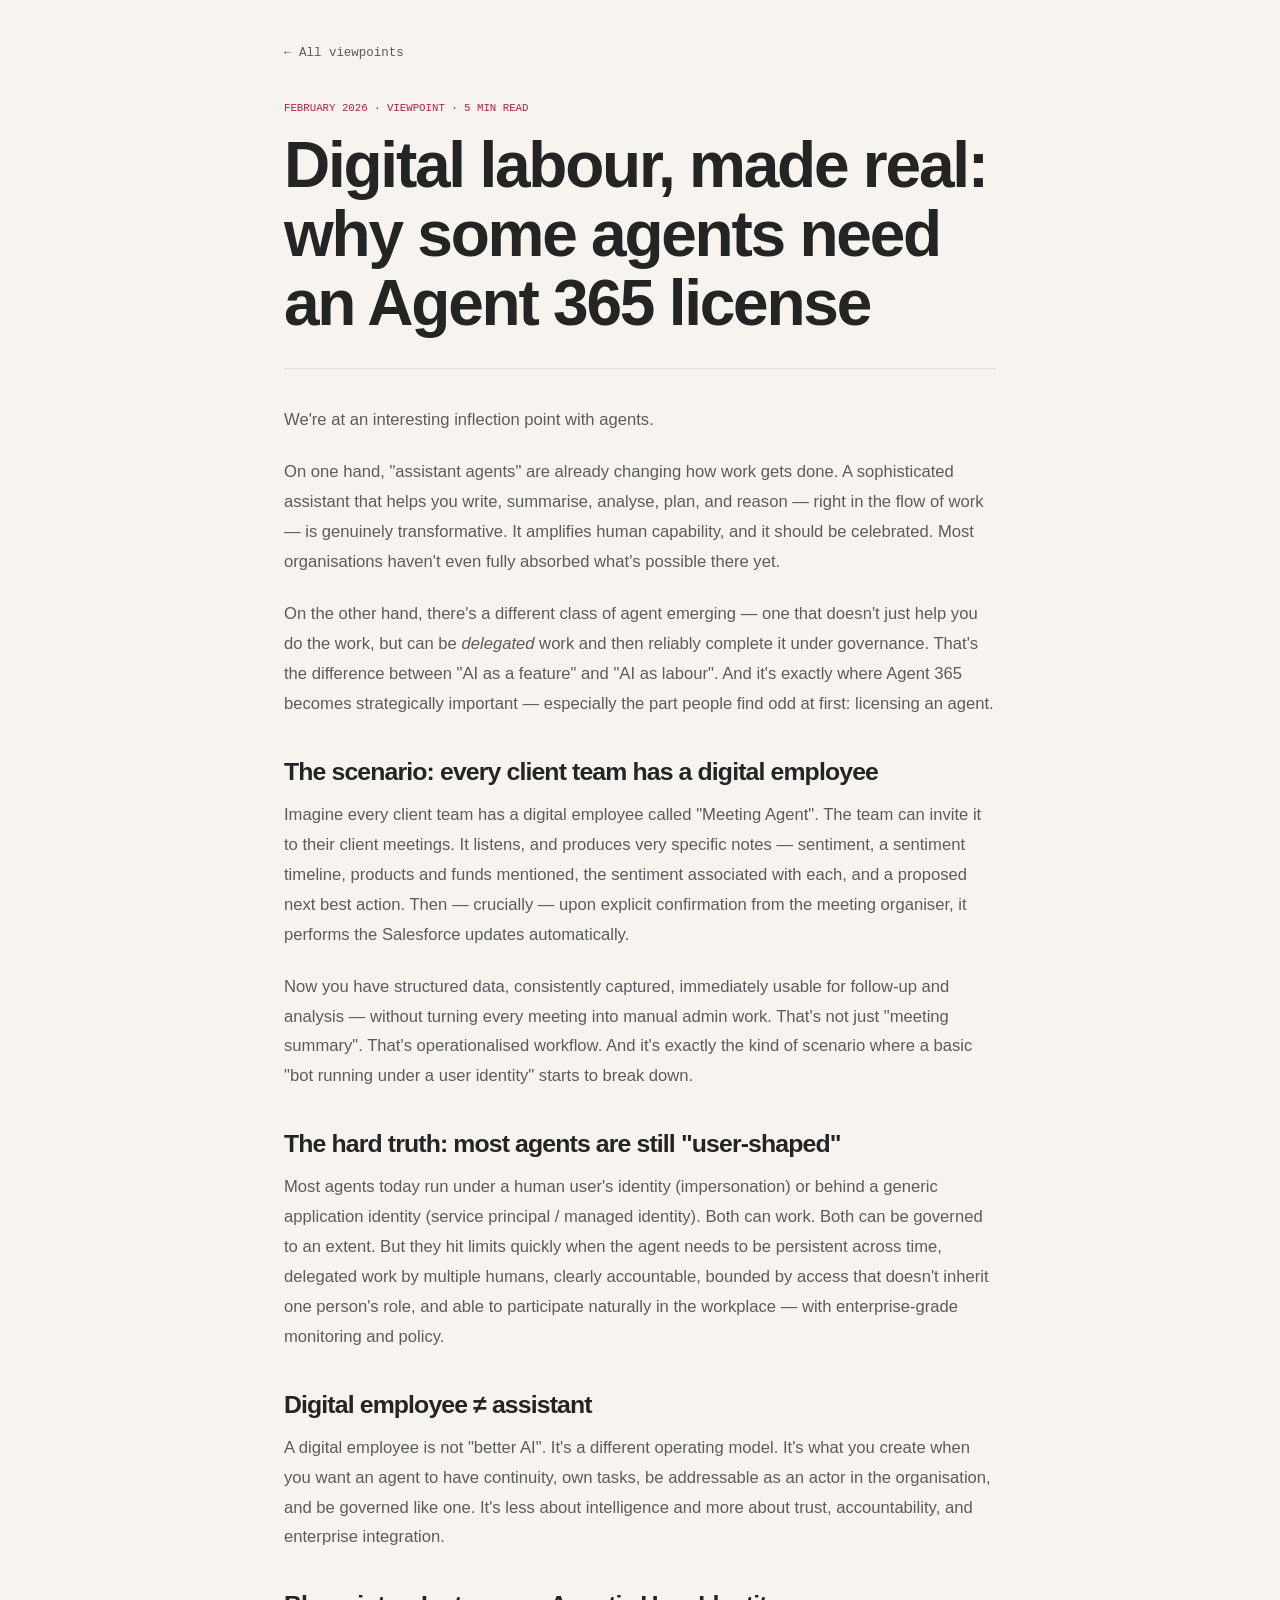
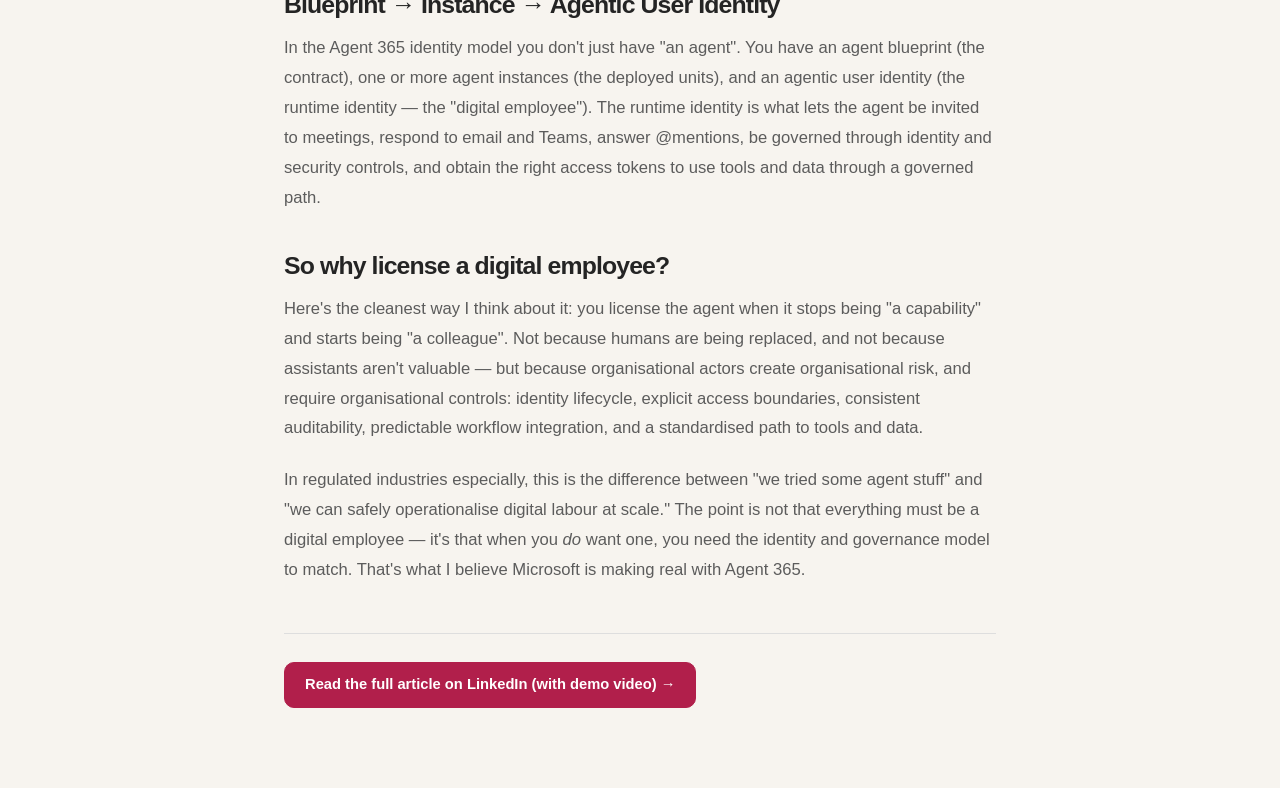
<file: articles/article-1.html>
<!DOCTYPE html>
<html lang="en">
<head>
  <meta charset="UTF-8" />
  <meta name="viewport" content="width=device-width, initial-scale=1.0" />
  <script>
    (() => {
      const param = new URLSearchParams(window.location.search).get("clawpilotTheme");
      const theme = param || (window.matchMedia("(prefers-color-scheme: dark)").matches ? "dark" : "light");
      document.documentElement.setAttribute("data-theme", theme);
    })();
  </script>
  <title>Digital labour, made real — Scott Adams</title>
  <meta name="description" content="Why some agents need an Agent 365 license — the shift from AI as a feature to AI as labour." />
  <link rel="icon" href="https://avatars.githubusercontent.com/u/22813976?s=64&v=4" />
  <link rel="stylesheet" href="../styles.css" />
</head>
<body>
  <div class="grain" aria-hidden="true"></div>

  <article class="article-page">
    <a class="article-back" href="../index.html#viewpoints">← All viewpoints</a>

    <header class="article-header">
      <span class="article-meta">February 2026 · Viewpoint · 5 min read</span>
      <h1>Digital labour, made real: why some agents need an Agent 365 license</h1>
    </header>

    <div class="article-body">
      <p>We're at an interesting inflection point with agents.</p>
      <p>On one hand, "assistant agents" are already changing how work gets done. A sophisticated assistant that helps you write, summarise, analyse, plan, and reason — right in the flow of work — is genuinely transformative. It amplifies human capability, and it should be celebrated. Most organisations haven't even fully absorbed what's possible there yet.</p>
      <p>On the other hand, there's a different class of agent emerging — one that doesn't just help you do the work, but can be <em>delegated</em> work and then reliably complete it under governance. That's the difference between "AI as a feature" and "AI as labour". And it's exactly where Agent 365 becomes strategically important — especially the part people find odd at first: licensing an agent.</p>

      <h2>The scenario: every client team has a digital employee</h2>
      <p>Imagine every client team has a digital employee called "Meeting Agent". The team can invite it to their client meetings. It listens, and produces very specific notes — sentiment, a sentiment timeline, products and funds mentioned, the sentiment associated with each, and a proposed next best action. Then — crucially — upon explicit confirmation from the meeting organiser, it performs the Salesforce updates automatically.</p>
      <p>Now you have structured data, consistently captured, immediately usable for follow-up and analysis — without turning every meeting into manual admin work. That's not just "meeting summary". That's operationalised workflow. And it's exactly the kind of scenario where a basic "bot running under a user identity" starts to break down.</p>

      <h2>The hard truth: most agents are still "user-shaped"</h2>
      <p>Most agents today run under a human user's identity (impersonation) or behind a generic application identity (service principal / managed identity). Both can work. Both can be governed to an extent. But they hit limits quickly when the agent needs to be persistent across time, delegated work by multiple humans, clearly accountable, bounded by access that doesn't inherit one person's role, and able to participate naturally in the workplace — with enterprise-grade monitoring and policy.</p>

      <h2>Digital employee ≠ assistant</h2>
      <p>A digital employee is not "better AI". It's a different operating model. It's what you create when you want an agent to have continuity, own tasks, be addressable as an actor in the organisation, and be governed like one. It's less about intelligence and more about trust, accountability, and enterprise integration.</p>

      <h2>Blueprint → Instance → Agentic User Identity</h2>
      <p>In the Agent 365 identity model you don't just have "an agent". You have an agent blueprint (the contract), one or more agent instances (the deployed units), and an agentic user identity (the runtime identity — the "digital employee"). The runtime identity is what lets the agent be invited to meetings, respond to email and Teams, answer @mentions, be governed through identity and security controls, and obtain the right access tokens to use tools and data through a governed path.</p>

      <h2>So why license a digital employee?</h2>
      <p>Here's the cleanest way I think about it: you license the agent when it stops being "a capability" and starts being "a colleague". Not because humans are being replaced, and not because assistants aren't valuable — but because organisational actors create organisational risk, and require organisational controls: identity lifecycle, explicit access boundaries, consistent auditability, predictable workflow integration, and a standardised path to tools and data.</p>
      <p>In regulated industries especially, this is the difference between "we tried some agent stuff" and "we can safely operationalise digital labour at scale." The point is not that everything must be a digital employee — it's that when you <em>do</em> want one, you need the identity and governance model to match. That's what I believe Microsoft is making real with Agent 365.</p>
    </div>

    <footer class="article-footer">
      <a class="btn btn-primary" href="https://www.linkedin.com/pulse/digital-labour-made-real-why-some-agents-need-agent-365-scott-adams-vcbqf" target="_blank" rel="noopener">Read the full article on LinkedIn (with demo video) →</a>
    </footer>
  </article>
</body>
</html>
</file>
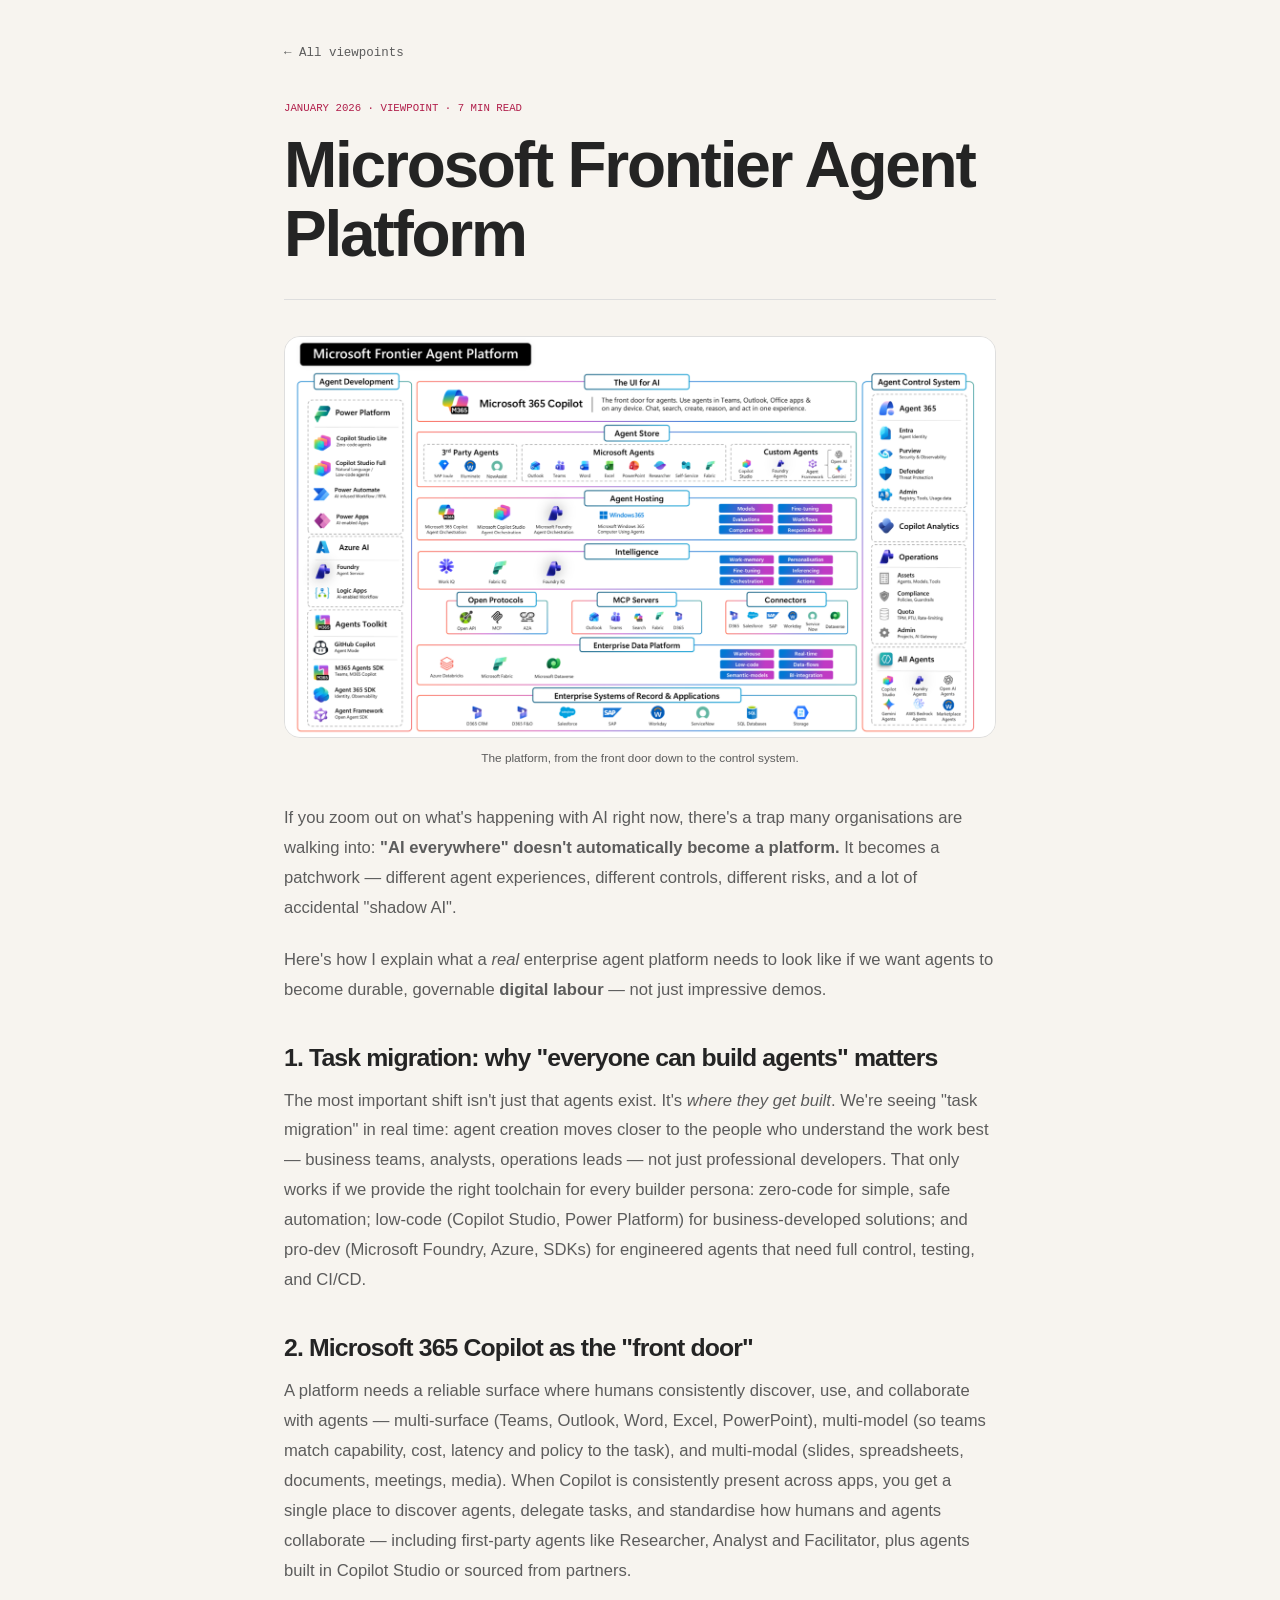
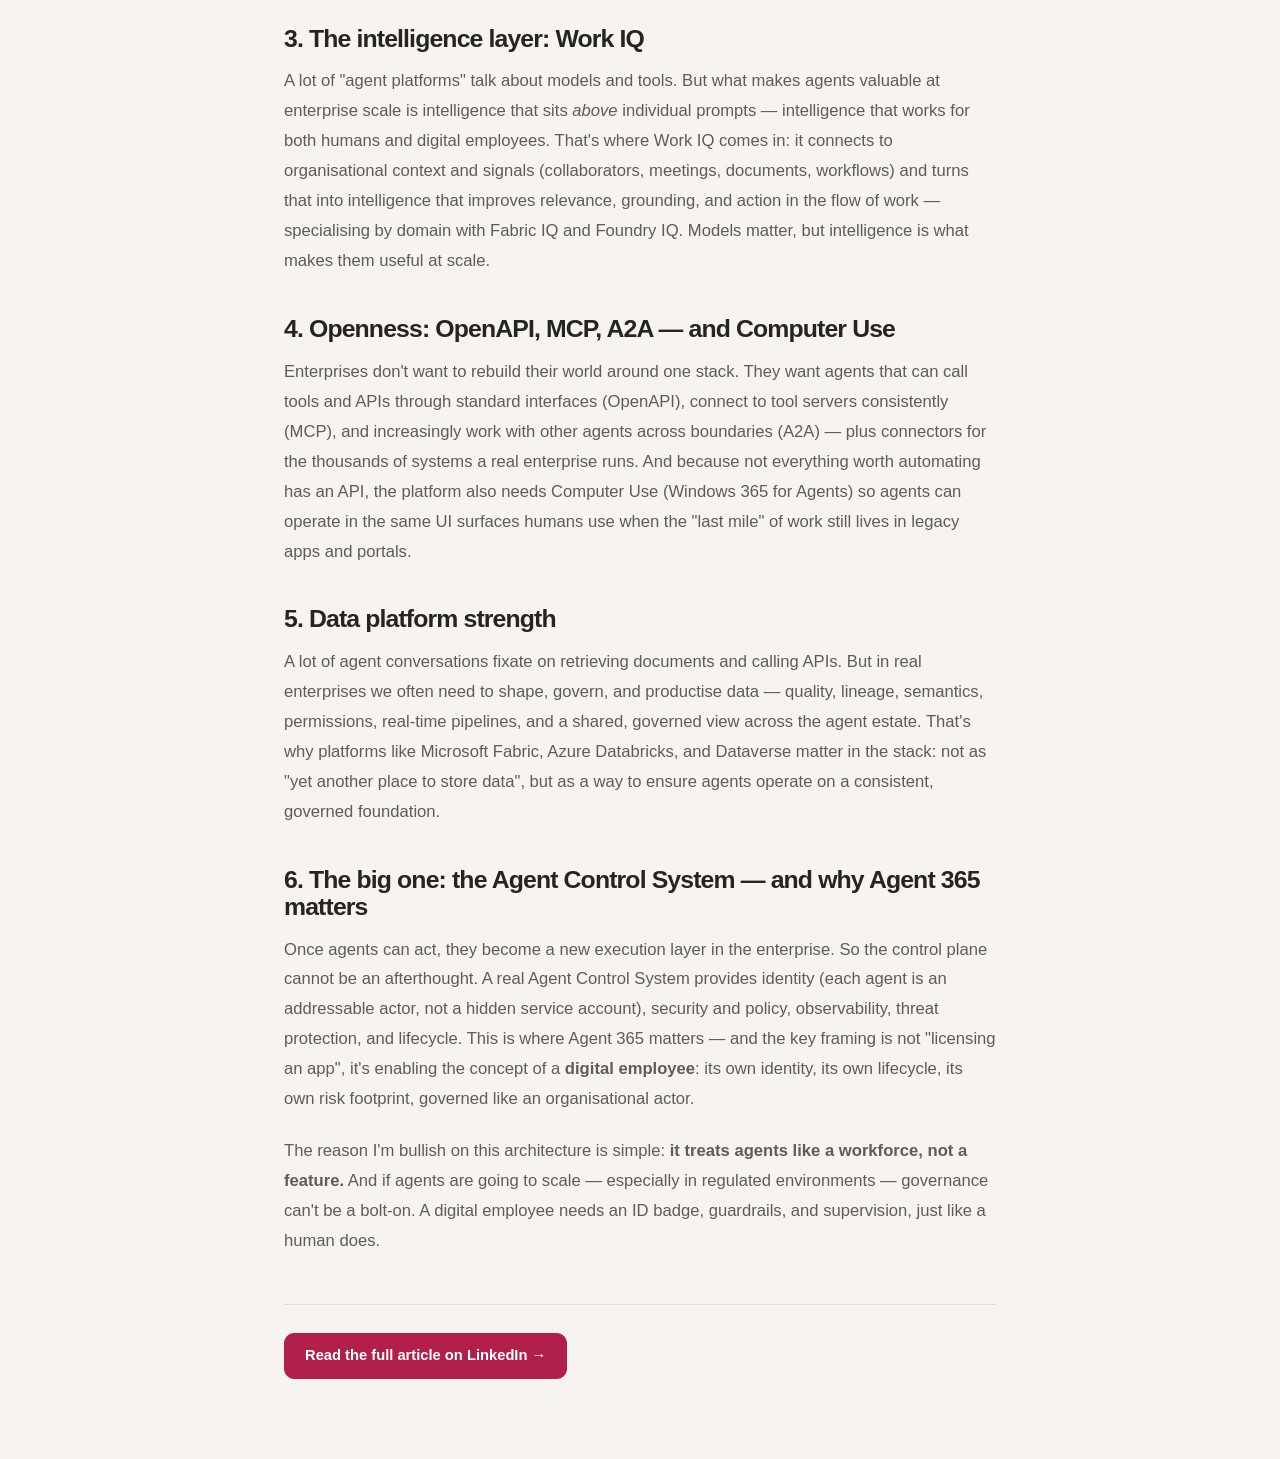
<file: articles/article-2.html>
<!DOCTYPE html>
<html lang="en">
<head>
  <meta charset="UTF-8" />
  <meta name="viewport" content="width=device-width, initial-scale=1.0" />
  <script>
    (() => {
      const param = new URLSearchParams(window.location.search).get("clawpilotTheme");
      const theme = param || (window.matchMedia("(prefers-color-scheme: dark)").matches ? "dark" : "light");
      document.documentElement.setAttribute("data-theme", theme);
    })();
  </script>
  <title>Microsoft Frontier Agent Platform — Scott Adams</title>
  <meta name="description" content="Why an enterprise agent platform needs to treat agents like a workforce, not a feature." />
  <link rel="icon" href="https://avatars.githubusercontent.com/u/22813976?s=64&v=4" />
  <link rel="stylesheet" href="../styles.css" />
</head>
<body>
  <div class="grain" aria-hidden="true"></div>

  <article class="article-page">
    <a class="article-back" href="../index.html#viewpoints">← All viewpoints</a>

    <header class="article-header">
      <span class="article-meta">January 2026 · Viewpoint · 7 min read</span>
      <h1>Microsoft Frontier Agent Platform</h1>
    </header>

    <div class="article-body">
      <figure class="article-figure">
        <img src="../assets/article-frontier/platform-diagram.jpg" alt="Microsoft Frontier Agent Platform — layered architecture from the Copilot front door down to the Agent 365 control system" />
        <figcaption>The platform, from the front door down to the control system.</figcaption>
      </figure>
      <p>If you zoom out on what's happening with AI right now, there's a trap many organisations are walking into: <strong>"AI everywhere" doesn't automatically become a platform.</strong> It becomes a patchwork — different agent experiences, different controls, different risks, and a lot of accidental "shadow AI".</p>
      <p>Here's how I explain what a <em>real</em> enterprise agent platform needs to look like if we want agents to become durable, governable <strong>digital labour</strong> — not just impressive demos.</p>

      <h2>1. Task migration: why "everyone can build agents" matters</h2>
      <p>The most important shift isn't just that agents exist. It's <em>where they get built</em>. We're seeing "task migration" in real time: agent creation moves closer to the people who understand the work best — business teams, analysts, operations leads — not just professional developers. That only works if we provide the right toolchain for every builder persona: zero-code for simple, safe automation; low-code (Copilot Studio, Power Platform) for business-developed solutions; and pro-dev (Microsoft Foundry, Azure, SDKs) for engineered agents that need full control, testing, and CI/CD.</p>

      <h2>2. Microsoft 365 Copilot as the "front door"</h2>
      <p>A platform needs a reliable surface where humans consistently discover, use, and collaborate with agents — multi-surface (Teams, Outlook, Word, Excel, PowerPoint), multi-model (so teams match capability, cost, latency and policy to the task), and multi-modal (slides, spreadsheets, documents, meetings, media). When Copilot is consistently present across apps, you get a single place to discover agents, delegate tasks, and standardise how humans and agents collaborate — including first-party agents like Researcher, Analyst and Facilitator, plus agents built in Copilot Studio or sourced from partners.</p>

      <h2>3. The intelligence layer: Work IQ</h2>
      <p>A lot of "agent platforms" talk about models and tools. But what makes agents valuable at enterprise scale is intelligence that sits <em>above</em> individual prompts — intelligence that works for both humans and digital employees. That's where Work IQ comes in: it connects to organisational context and signals (collaborators, meetings, documents, workflows) and turns that into intelligence that improves relevance, grounding, and action in the flow of work — specialising by domain with Fabric IQ and Foundry IQ. Models matter, but intelligence is what makes them useful at scale.</p>

      <h2>4. Openness: OpenAPI, MCP, A2A — and Computer Use</h2>
      <p>Enterprises don't want to rebuild their world around one stack. They want agents that can call tools and APIs through standard interfaces (OpenAPI), connect to tool servers consistently (MCP), and increasingly work with other agents across boundaries (A2A) — plus connectors for the thousands of systems a real enterprise runs. And because not everything worth automating has an API, the platform also needs Computer Use (Windows 365 for Agents) so agents can operate in the same UI surfaces humans use when the "last mile" of work still lives in legacy apps and portals.</p>

      <h2>5. Data platform strength</h2>
      <p>A lot of agent conversations fixate on retrieving documents and calling APIs. But in real enterprises we often need to shape, govern, and productise data — quality, lineage, semantics, permissions, real-time pipelines, and a shared, governed view across the agent estate. That's why platforms like Microsoft Fabric, Azure Databricks, and Dataverse matter in the stack: not as "yet another place to store data", but as a way to ensure agents operate on a consistent, governed foundation.</p>

      <h2>6. The big one: the Agent Control System — and why Agent 365 matters</h2>
      <p>Once agents can act, they become a new execution layer in the enterprise. So the control plane cannot be an afterthought. A real Agent Control System provides identity (each agent is an addressable actor, not a hidden service account), security and policy, observability, threat protection, and lifecycle. This is where Agent 365 matters — and the key framing is not "licensing an app", it's enabling the concept of a <strong>digital employee</strong>: its own identity, its own lifecycle, its own risk footprint, governed like an organisational actor.</p>

      <p>The reason I'm bullish on this architecture is simple: <strong>it treats agents like a workforce, not a feature.</strong> And if agents are going to scale — especially in regulated environments — governance can't be a bolt-on. A digital employee needs an ID badge, guardrails, and supervision, just like a human does.</p>
    </div>

    <footer class="article-footer">
      <a class="btn btn-primary" href="https://www.linkedin.com/pulse/microsoft-frontier-agent-platform-scott-adams-hu9xe" target="_blank" rel="noopener">Read the full article on LinkedIn →</a>
    </footer>
  </article>
</body>
</html>
</file>
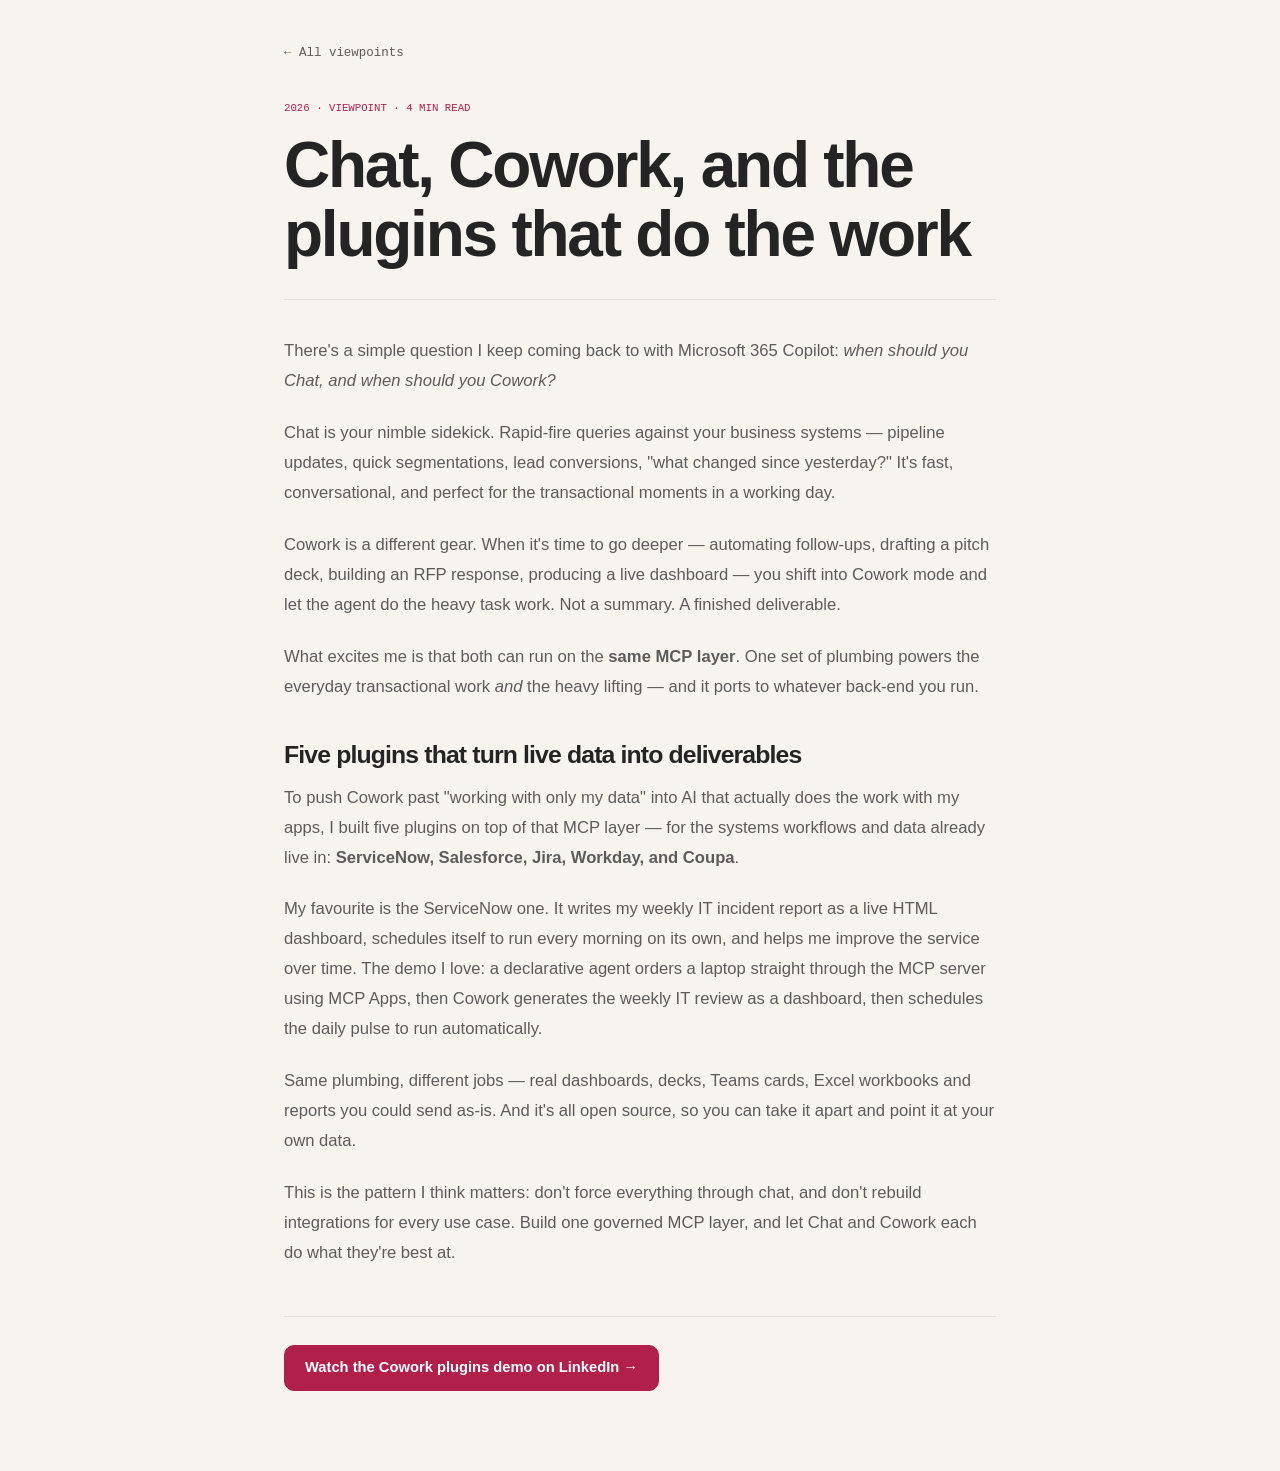
<file: articles/cowork.html>
<!DOCTYPE html>
<html lang="en">
<head>
  <meta charset="UTF-8" />
  <meta name="viewport" content="width=device-width, initial-scale=1.0" />
  <script>
    (() => {
      const param = new URLSearchParams(window.location.search).get("clawpilotTheme");
      const theme = param || (window.matchMedia("(prefers-color-scheme: dark)").matches ? "dark" : "light");
      document.documentElement.setAttribute("data-theme", theme);
    })();
  </script>
  <title>Chat, Cowork, and the plugins that do the work — Scott Adams</title>
  <meta name="description" content="When to chat and when to Cowork — and the open MCP plugins that turn live business data into finished deliverables." />
  <link rel="icon" href="https://avatars.githubusercontent.com/u/22813976?s=64&v=4" />
  <link rel="stylesheet" href="../styles.css" />
</head>
<body>
  <div class="grain" aria-hidden="true"></div>

  <article class="article-page">
    <a class="article-back" href="../index.html#viewpoints">← All viewpoints</a>

    <header class="article-header">
      <span class="article-meta">2026 · Viewpoint · 4 min read</span>
      <h1>Chat, Cowork, and the plugins that do the work</h1>
    </header>

    <div class="article-body">
      <p>There's a simple question I keep coming back to with Microsoft 365 Copilot: <em>when should you Chat, and when should you Cowork?</em></p>
      <p>Chat is your nimble sidekick. Rapid-fire queries against your business systems — pipeline updates, quick segmentations, lead conversions, "what changed since yesterday?" It's fast, conversational, and perfect for the transactional moments in a working day.</p>
      <p>Cowork is a different gear. When it's time to go deeper — automating follow-ups, drafting a pitch deck, building an RFP response, producing a live dashboard — you shift into Cowork mode and let the agent do the heavy task work. Not a summary. A finished deliverable.</p>
      <p>What excites me is that both can run on the <strong>same MCP layer</strong>. One set of plumbing powers the everyday transactional work <em>and</em> the heavy lifting — and it ports to whatever back-end you run.</p>

      <h2>Five plugins that turn live data into deliverables</h2>
      <p>To push Cowork past "working with only my data" into AI that actually does the work with my apps, I built five plugins on top of that MCP layer — for the systems workflows and data already live in: <strong>ServiceNow, Salesforce, Jira, Workday, and Coupa</strong>.</p>
      <p>My favourite is the ServiceNow one. It writes my weekly IT incident report as a live HTML dashboard, schedules itself to run every morning on its own, and helps me improve the service over time. The demo I love: a declarative agent orders a laptop straight through the MCP server using MCP Apps, then Cowork generates the weekly IT review as a dashboard, then schedules the daily pulse to run automatically.</p>
      <p>Same plumbing, different jobs — real dashboards, decks, Teams cards, Excel workbooks and reports you could send as-is. And it's all open source, so you can take it apart and point it at your own data.</p>

      <p>This is the pattern I think matters: don't force everything through chat, and don't rebuild integrations for every use case. Build one governed MCP layer, and let Chat and Cowork each do what they're best at.</p>
    </div>

    <footer class="article-footer">
      <a class="btn btn-primary" href="https://www.linkedin.com/feed/update/urn:li:activity:7466249628489764864/" target="_blank" rel="noopener">Watch the Cowork plugins demo on LinkedIn →</a>
    </footer>
  </article>
</body>
</html>
</file>
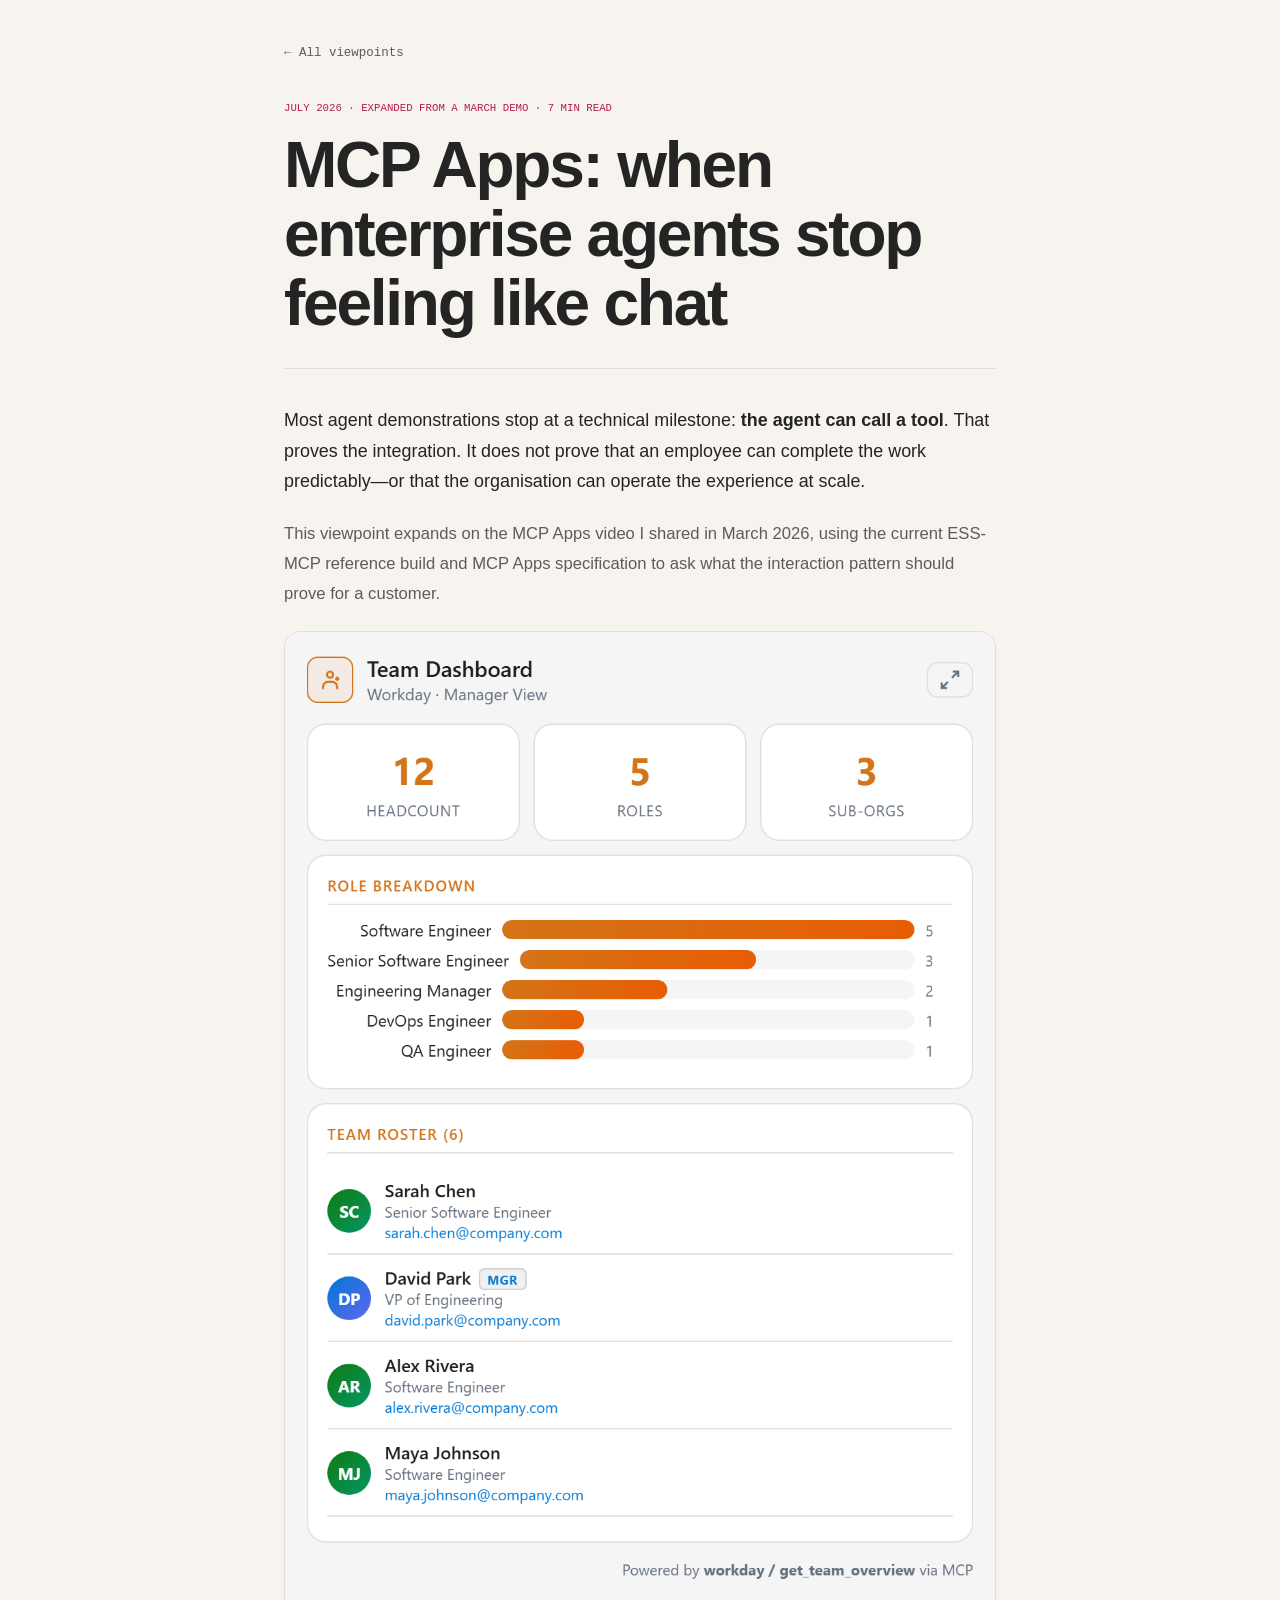
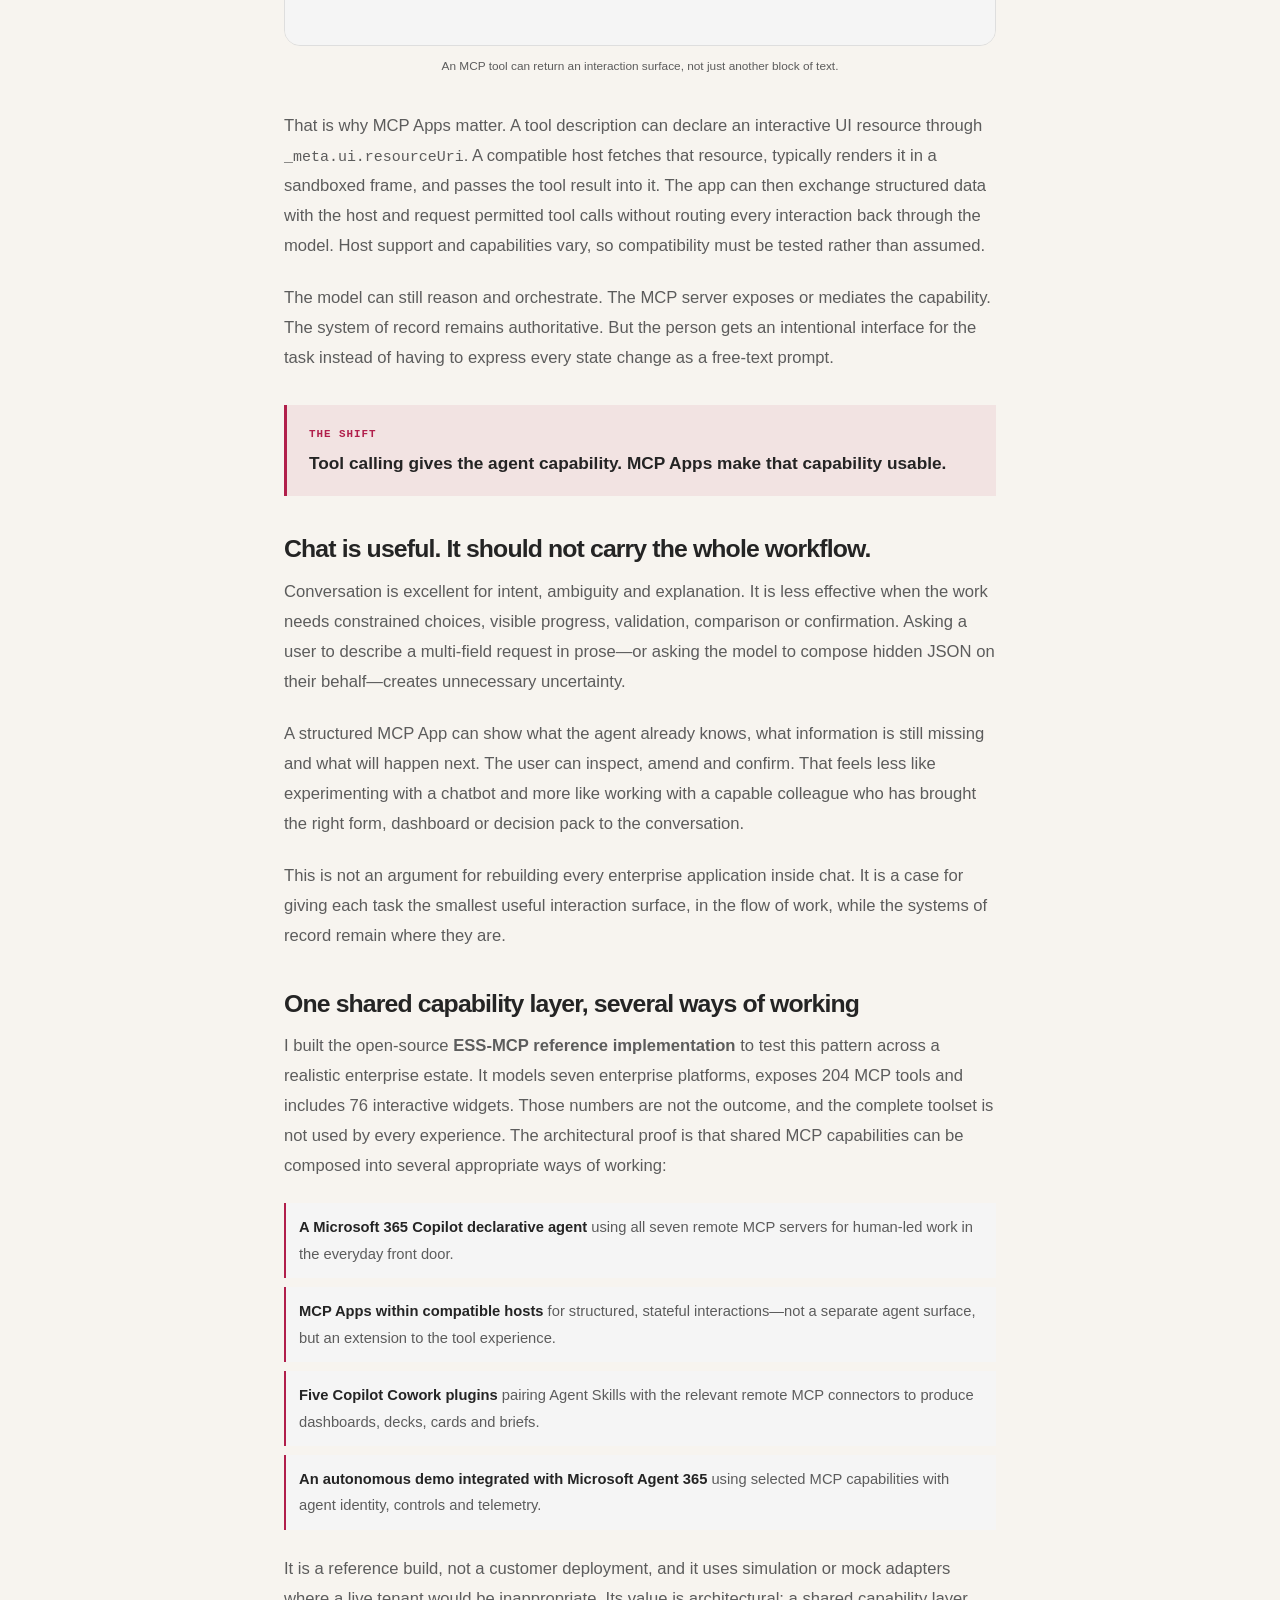
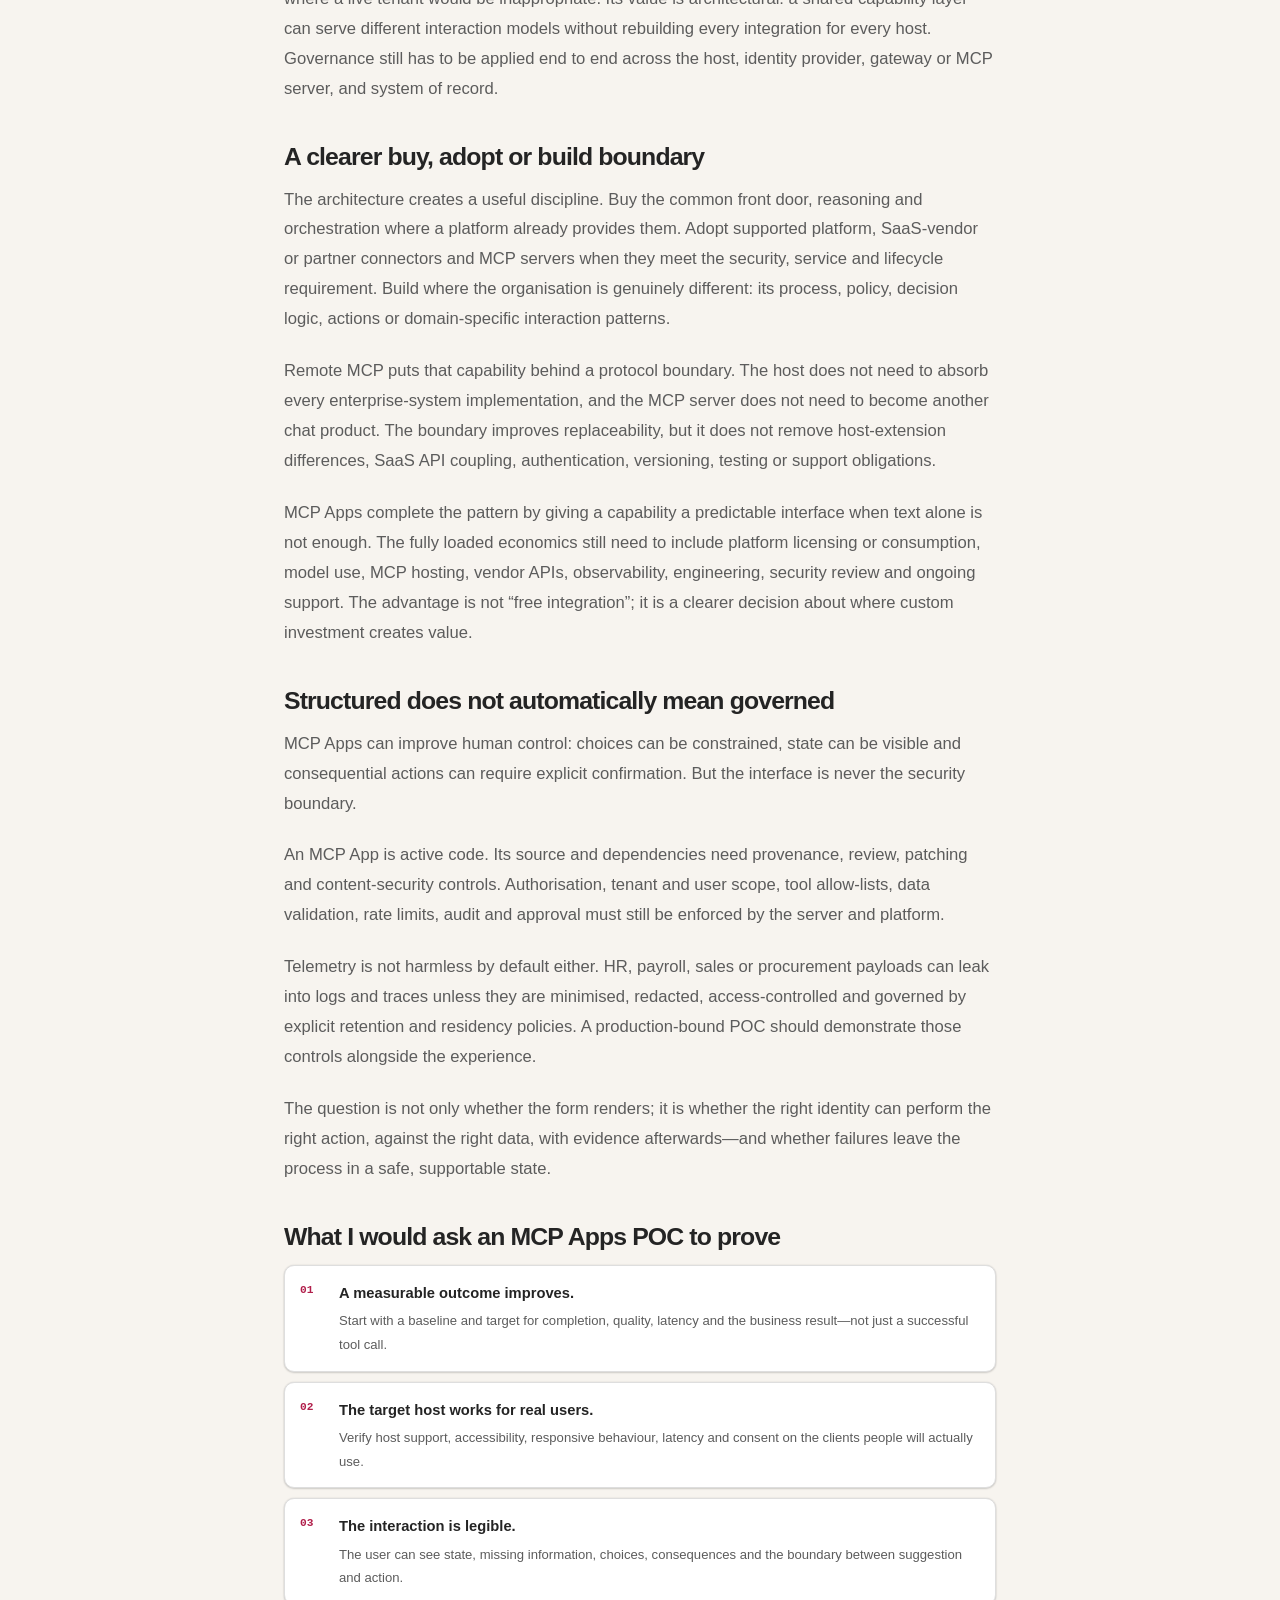
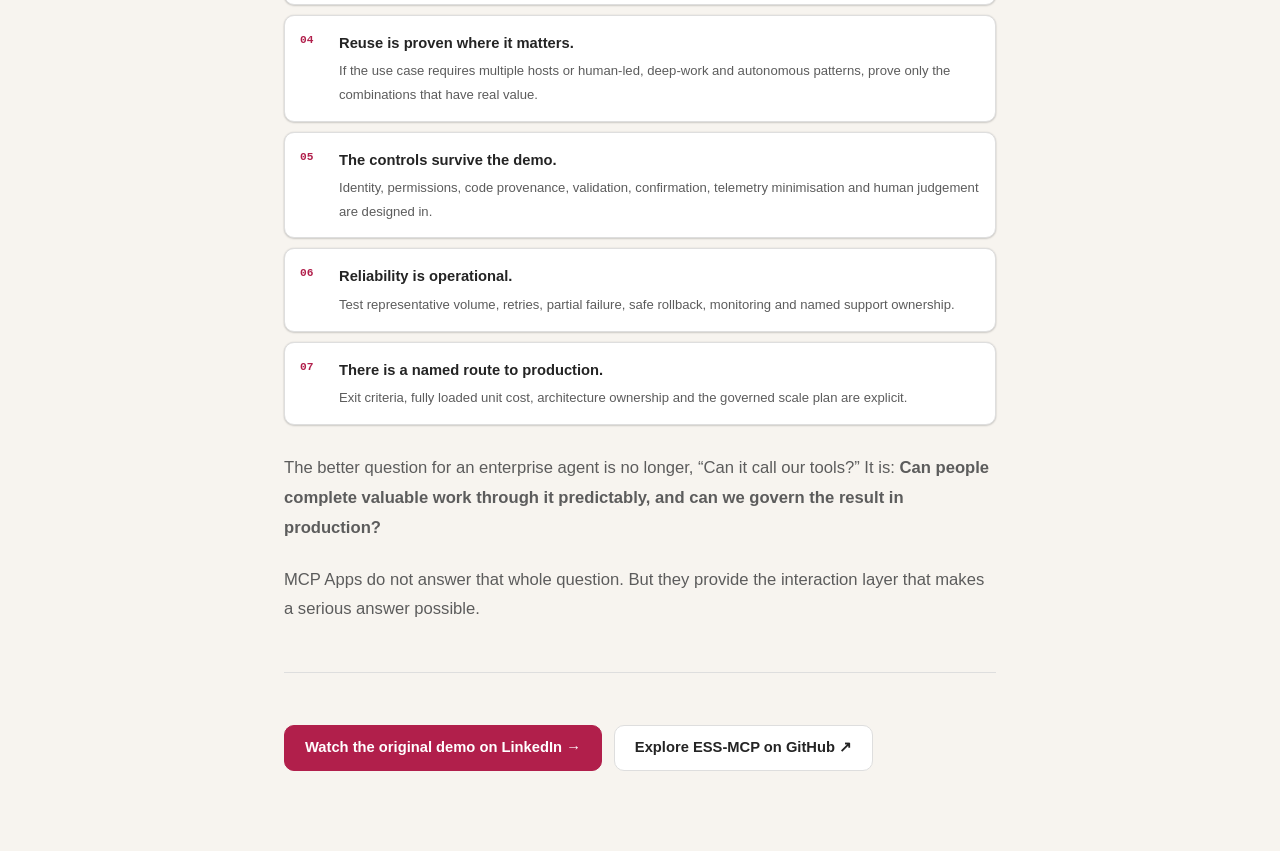
<file: articles/mcp-apps.html>
<!DOCTYPE html>
<html lang="en">
<head>
  <meta charset="UTF-8" />
  <meta name="viewport" content="width=device-width, initial-scale=1.0" />
  <script>
    (() => {
      const param = new URLSearchParams(window.location.search).get("clawpilotTheme");
      const theme = param || (window.matchMedia("(prefers-color-scheme: dark)").matches ? "dark" : "light");
      document.documentElement.setAttribute("data-theme", theme);
    })();
  </script>
  <title>MCP Apps: when enterprise agents stop feeling like chat — Scott Adams</title>
  <meta name="description" content="Why tool calling is not the user experience, how MCP Apps add structured interfaces, and what enterprises must prove before production." />
  <meta property="og:title" content="MCP Apps: when enterprise agents stop feeling like chat" />
  <meta property="og:description" content="Structured agent interfaces—and the buy, adopt, build, governance and POC decisions behind them." />
  <meta property="og:type" content="article" />
  <meta property="og:image" content="https://scott-adams.ai/assets/repos/ess-mcp/widget-team-dashboard.png" />
  <link rel="icon" href="https://avatars.githubusercontent.com/u/22813976?s=64&amp;v=4" />
  <link rel="stylesheet" href="../styles.css" />
</head>
<body>
  <article class="article-page">
    <a class="article-back" href="../index.html#viewpoints">← All viewpoints</a>

    <header class="article-header">
      <span class="article-meta">July 2026 · Expanded from a March demo · 7 min read</span>
      <h1>MCP Apps: when enterprise agents stop feeling like chat</h1>
    </header>

    <div class="article-body">
      <p class="article-standfirst">Most agent demonstrations stop at a technical milestone: <strong>the agent can call a tool</strong>. That proves the integration. It does not prove that an employee can complete the work predictably—or that the organisation can operate the experience at scale.</p>

      <p>This viewpoint expands on the MCP Apps video I shared in March 2026, using the current ESS-MCP reference build and MCP Apps specification to ask what the interaction pattern should prove for a customer.</p>

      <figure class="article-figure">
        <img src="../assets/repos/ess-mcp/widget-team-dashboard.png" alt="An interactive people-leader dashboard returned by an ESS-MCP tool" />
        <figcaption>An MCP tool can return an interaction surface, not just another block of text.</figcaption>
      </figure>

      <p>That is why MCP Apps matter. A tool description can declare an interactive UI resource through <code>_meta.ui.resourceUri</code>. A compatible host fetches that resource, typically renders it in a sandboxed frame, and passes the tool result into it. The app can then exchange structured data with the host and request permitted tool calls without routing every interaction back through the model. Host support and capabilities vary, so compatibility must be tested rather than assumed.</p>
      <p>The model can still reason and orchestrate. The MCP server exposes or mediates the capability. The system of record remains authoritative. But the person gets an intentional interface for the task instead of having to express every state change as a free-text prompt.</p>

      <div class="article-thesis">
        <span>The shift</span>
        <strong>Tool calling gives the agent capability. MCP Apps make that capability usable.</strong>
      </div>

      <h2>Chat is useful. It should not carry the whole workflow.</h2>
      <p>Conversation is excellent for intent, ambiguity and explanation. It is less effective when the work needs constrained choices, visible progress, validation, comparison or confirmation. Asking a user to describe a multi-field request in prose—or asking the model to compose hidden JSON on their behalf—creates unnecessary uncertainty.</p>
      <p>A structured MCP App can show what the agent already knows, what information is still missing and what will happen next. The user can inspect, amend and confirm. That feels less like experimenting with a chatbot and more like working with a capable colleague who has brought the right form, dashboard or decision pack to the conversation.</p>
      <p>This is not an argument for rebuilding every enterprise application inside chat. It is a case for giving each task the smallest useful interaction surface, in the flow of work, while the systems of record remain where they are.</p>

      <h2>One shared capability layer, several ways of working</h2>
      <p>I built the open-source <strong>ESS-MCP reference implementation</strong> to test this pattern across a realistic enterprise estate. It models seven enterprise platforms, exposes 204 MCP tools and includes 76 interactive widgets. Those numbers are not the outcome, and the complete toolset is not used by every experience. The architectural proof is that shared MCP capabilities can be composed into several appropriate ways of working:</p>
      <ul class="article-list-points">
        <li><strong>A Microsoft 365 Copilot declarative agent</strong> using all seven remote MCP servers for human-led work in the everyday front door.</li>
        <li><strong>MCP Apps within compatible hosts</strong> for structured, stateful interactions—not a separate agent surface, but an extension to the tool experience.</li>
        <li><strong>Five Copilot Cowork plugins</strong> pairing Agent Skills with the relevant remote MCP connectors to produce dashboards, decks, cards and briefs.</li>
        <li><strong>An autonomous demo integrated with Microsoft Agent 365</strong> using selected MCP capabilities with agent identity, controls and telemetry.</li>
      </ul>
      <p>It is a reference build, not a customer deployment, and it uses simulation or mock adapters where a live tenant would be inappropriate. Its value is architectural: a shared capability layer can serve different interaction models without rebuilding every integration for every host. Governance still has to be applied end to end across the host, identity provider, gateway or MCP server, and system of record.</p>

      <h2>A clearer buy, adopt or build boundary</h2>
      <p>The architecture creates a useful discipline. Buy the common front door, reasoning and orchestration where a platform already provides them. Adopt supported platform, SaaS-vendor or partner connectors and MCP servers when they meet the security, service and lifecycle requirement. Build where the organisation is genuinely different: its process, policy, decision logic, actions or domain-specific interaction patterns.</p>
      <p>Remote MCP puts that capability behind a protocol boundary. The host does not need to absorb every enterprise-system implementation, and the MCP server does not need to become another chat product. The boundary improves replaceability, but it does not remove host-extension differences, SaaS API coupling, authentication, versioning, testing or support obligations.</p>
      <p>MCP Apps complete the pattern by giving a capability a predictable interface when text alone is not enough. The fully loaded economics still need to include platform licensing or consumption, model use, MCP hosting, vendor APIs, observability, engineering, security review and ongoing support. The advantage is not “free integration”; it is a clearer decision about where custom investment creates value.</p>

      <h2>Structured does not automatically mean governed</h2>
      <p>MCP Apps can improve human control: choices can be constrained, state can be visible and consequential actions can require explicit confirmation. But the interface is never the security boundary.</p>
      <p>An MCP App is active code. Its source and dependencies need provenance, review, patching and content-security controls. Authorisation, tenant and user scope, tool allow-lists, data validation, rate limits, audit and approval must still be enforced by the server and platform.</p>
      <p>Telemetry is not harmless by default either. HR, payroll, sales or procurement payloads can leak into logs and traces unless they are minimised, redacted, access-controlled and governed by explicit retention and residency policies. A production-bound POC should demonstrate those controls alongside the experience.</p>
      <p>The question is not only whether the form renders; it is whether the right identity can perform the right action, against the right data, with evidence afterwards—and whether failures leave the process in a safe, supportable state.</p>

      <h2>What I would ask an MCP Apps POC to prove</h2>
      <ol class="article-checklist">
        <li><strong>A measurable outcome improves.</strong><span>Start with a baseline and target for completion, quality, latency and the business result—not just a successful tool call.</span></li>
        <li><strong>The target host works for real users.</strong><span>Verify host support, accessibility, responsive behaviour, latency and consent on the clients people will actually use.</span></li>
        <li><strong>The interaction is legible.</strong><span>The user can see state, missing information, choices, consequences and the boundary between suggestion and action.</span></li>
        <li><strong>Reuse is proven where it matters.</strong><span>If the use case requires multiple hosts or human-led, deep-work and autonomous patterns, prove only the combinations that have real value.</span></li>
        <li><strong>The controls survive the demo.</strong><span>Identity, permissions, code provenance, validation, confirmation, telemetry minimisation and human judgement are designed in.</span></li>
        <li><strong>Reliability is operational.</strong><span>Test representative volume, retries, partial failure, safe rollback, monitoring and named support ownership.</span></li>
        <li><strong>There is a named route to production.</strong><span>Exit criteria, fully loaded unit cost, architecture ownership and the governed scale plan are explicit.</span></li>
      </ol>

      <p>The better question for an enterprise agent is no longer, “Can it call our tools?” It is: <strong>Can people complete valuable work through it predictably, and can we govern the result in production?</strong></p>
      <p>MCP Apps do not answer that whole question. But they provide the interaction layer that makes a serious answer possible.</p>
    </div>

    <footer class="article-footer">
      <div class="project-actions">
        <a class="btn btn-primary" href="https://www.linkedin.com/posts/adamsscott_mcpapps-mcp-m365copilot-activity-7435382870497460224-IF6H" target="_blank" rel="noopener">Watch the original demo on LinkedIn →</a>
        <a class="btn btn-ghost" href="https://github.com/scadam/ess-mcp" target="_blank" rel="noopener">Explore ESS-MCP on GitHub ↗</a>
      </div>
    </footer>
  </article>
</body>
</html>
</file>
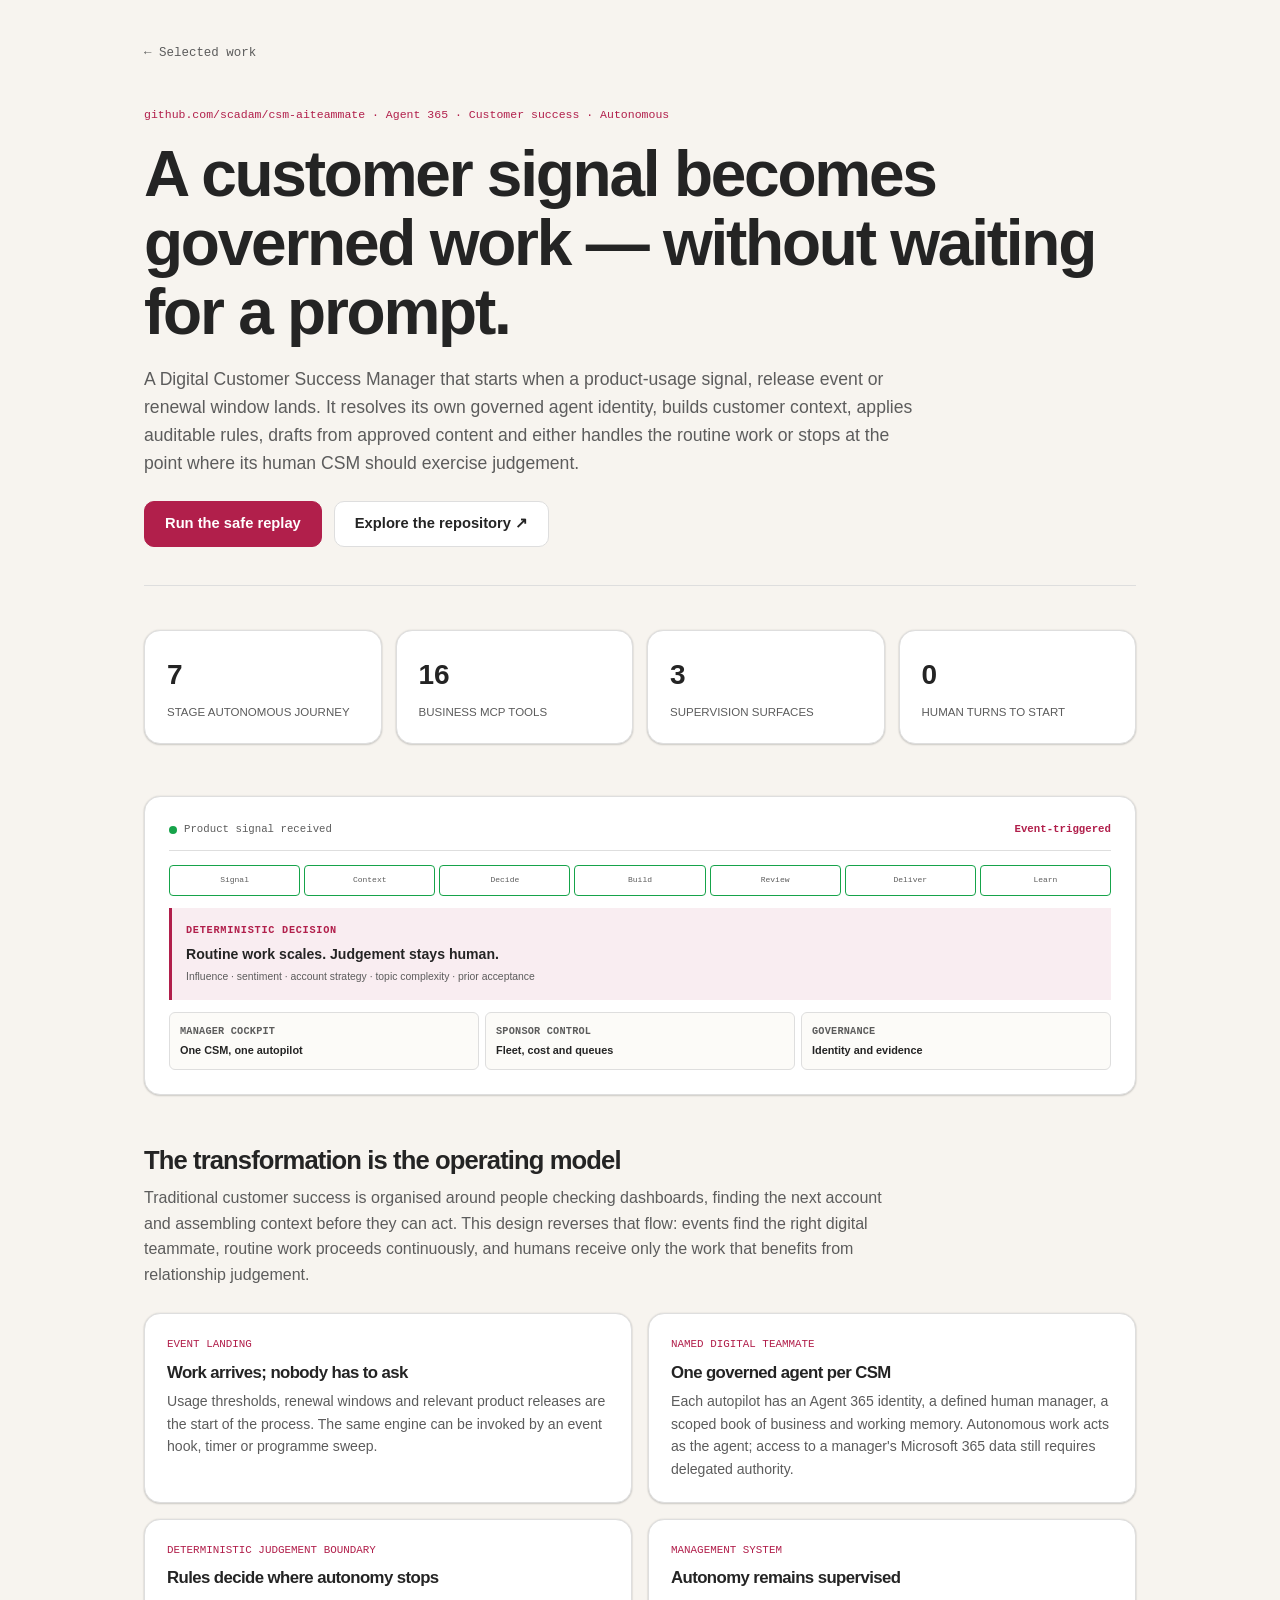
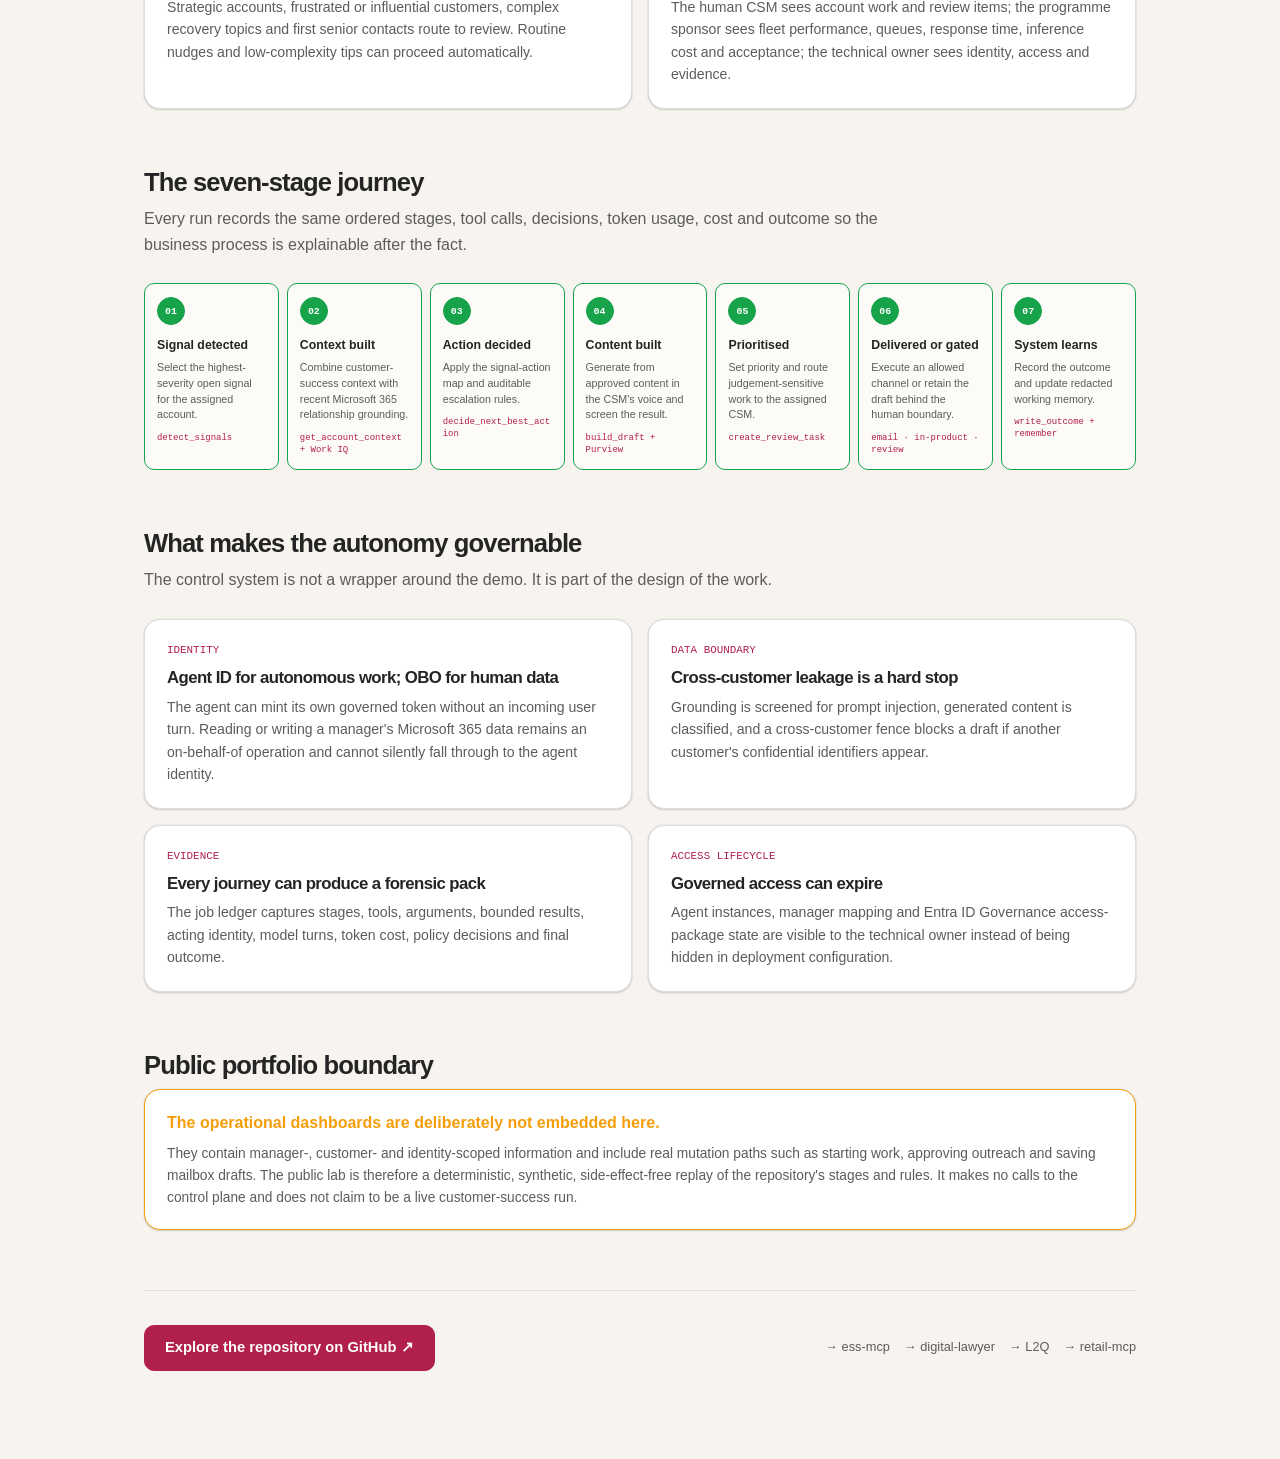
<file: repos/csm-aiteammate.html>
<!DOCTYPE html>
<html lang="en">
<head>
  <meta charset="UTF-8" />
  <meta name="viewport" content="width=device-width, initial-scale=1.0" />
  <script>
    (() => {
      const param = new URLSearchParams(window.location.search).get("clawpilotTheme");
      const theme = param || (window.matchMedia("(prefers-color-scheme: dark)").matches ? "dark" : "light");
      document.documentElement.setAttribute("data-theme", theme);
    })();
  </script>
  <title>csm-aiteammate — Autonomous Digital Customer Success · Scott Adams</title>
  <meta name="description" content="An event-triggered Digital Customer Success Manager that acts with a governed Agent 365 identity, applies deterministic routing rules, and preserves human judgement and sponsor control." />

  <meta property="og:title" content="csm-aiteammate — Autonomous Digital Customer Success" />
  <meta property="og:description" content="A customer signal becomes governed work without waiting for a prompt: seven autonomous stages, deterministic routing, human judgement and fleet supervision." />
  <meta property="og:type" content="article" />
  <meta property="og:url" content="https://scott-adams.ai/repos/csm-aiteammate.html" />

  <link rel="icon" href="https://avatars.githubusercontent.com/u/22813976?s=64&amp;v=4" />
  <link rel="stylesheet" href="../styles.css" />
</head>
<body>
  <main class="project-page">
    <a class="article-back" href="../index.html#work">← Selected work</a>

    <header class="project-hero">
      <span class="project-eyebrow">github.com/scadam/csm-aiteammate · Agent 365 · Customer success · Autonomous</span>
      <h1>A customer signal becomes governed work — without waiting for a prompt.</h1>
      <p class="project-lede">
        A Digital Customer Success Manager that starts when a product-usage signal, release event
        or renewal window lands. It resolves its own governed agent identity, builds customer context,
        applies auditable rules, drafts from approved content and either handles the routine work or
        stops at the point where its human CSM should exercise judgement.
      </p>
      <div class="project-actions">
        <a class="btn btn-primary" href="../index.html?scenario=autonomous#lab">Run the safe replay</a>
        <a class="btn btn-ghost" href="https://github.com/scadam/csm-aiteammate" target="_blank" rel="noopener">Explore the repository ↗</a>
      </div>
    </header>

    <div class="project-stats">
      <div class="stat-card"><span class="stat-num">7</span><span class="stat-label">Stage autonomous journey</span></div>
      <div class="stat-card"><span class="stat-num">16</span><span class="stat-label">Business MCP tools</span></div>
      <div class="stat-card"><span class="stat-num">3</span><span class="stat-label">Supervision surfaces</span></div>
      <div class="stat-card"><span class="stat-num">0</span><span class="stat-label">Human turns to start</span></div>
    </div>

    <section class="autonomous-project-visual" aria-label="Autonomous customer-success operating model">
      <div class="autonomous-case-visual">
        <div class="case-visual-head">
          <span><i aria-hidden="true"></i> Product signal received</span>
          <strong>Event-triggered</strong>
        </div>
        <div class="case-visual-stages" aria-hidden="true">
          <span>Signal</span><span>Context</span><span>Decide</span><span>Build</span><span>Review</span><span>Deliver</span><span>Learn</span>
        </div>
        <div class="case-visual-decision">
          <small>Deterministic decision</small>
          <strong>Routine work scales. Judgement stays human.</strong>
          <span>Influence · sentiment · account strategy · topic complexity · prior acceptance</span>
        </div>
        <div class="case-visual-surfaces">
          <span><small>Manager cockpit</small><strong>One CSM, one autopilot</strong></span>
          <span><small>Sponsor control</small><strong>Fleet, cost and queues</strong></span>
          <span><small>Governance</small><strong>Identity and evidence</strong></span>
        </div>
      </div>
    </section>

    <section class="project-section">
      <h2>The transformation is the operating model</h2>
      <p class="section-intro">
        Traditional customer success is organised around people checking dashboards, finding the next
        account and assembling context before they can act. This design reverses that flow: events find
        the right digital teammate, routine work proceeds continuously, and humans receive only the work
        that benefits from relationship judgement.
      </p>
      <div class="feature-grid">
        <article class="feature">
          <span class="feature-icon">Event landing</span>
          <h3>Work arrives; nobody has to ask</h3>
          <p>Usage thresholds, renewal windows and relevant product releases are the start of the process. The same engine can be invoked by an event hook, timer or programme sweep.</p>
        </article>
        <article class="feature">
          <span class="feature-icon">Named digital teammate</span>
          <h3>One governed agent per CSM</h3>
          <p>Each autopilot has an Agent 365 identity, a defined human manager, a scoped book of business and working memory. Autonomous work acts as the agent; access to a manager's Microsoft 365 data still requires delegated authority.</p>
        </article>
        <article class="feature">
          <span class="feature-icon">Deterministic judgement boundary</span>
          <h3>Rules decide where autonomy stops</h3>
          <p>Strategic accounts, frustrated or influential customers, complex recovery topics and first senior contacts route to review. Routine nudges and low-complexity tips can proceed automatically.</p>
        </article>
        <article class="feature">
          <span class="feature-icon">Management system</span>
          <h3>Autonomy remains supervised</h3>
          <p>The human CSM sees account work and review items; the programme sponsor sees fleet performance, queues, response time, inference cost and acceptance; the technical owner sees identity, access and evidence.</p>
        </article>
      </div>
    </section>

    <section class="project-section">
      <h2>The seven-stage journey</h2>
      <p class="section-intro">Every run records the same ordered stages, tool calls, decisions, token usage, cost and outcome so the business process is explainable after the fact.</p>
      <ol class="autonomous-timeline">
        <li class="autonomous-stage is-done">
          <span class="autonomous-stage-marker">01</span>
          <div class="autonomous-stage-copy"><strong class="autonomous-stage-title">Signal detected</strong><p class="autonomous-stage-summary">Select the highest-severity open signal for the assigned account.</p><span class="autonomous-stage-tool">detect_signals</span></div>
        </li>
        <li class="autonomous-stage is-done">
          <span class="autonomous-stage-marker">02</span>
          <div class="autonomous-stage-copy"><strong class="autonomous-stage-title">Context built</strong><p class="autonomous-stage-summary">Combine customer-success context with recent Microsoft 365 relationship grounding.</p><span class="autonomous-stage-tool">get_account_context + Work IQ</span></div>
        </li>
        <li class="autonomous-stage is-done">
          <span class="autonomous-stage-marker">03</span>
          <div class="autonomous-stage-copy"><strong class="autonomous-stage-title">Action decided</strong><p class="autonomous-stage-summary">Apply the signal-action map and auditable escalation rules.</p><span class="autonomous-stage-tool">decide_next_best_action</span></div>
        </li>
        <li class="autonomous-stage is-done">
          <span class="autonomous-stage-marker">04</span>
          <div class="autonomous-stage-copy"><strong class="autonomous-stage-title">Content built</strong><p class="autonomous-stage-summary">Generate from approved content in the CSM's voice and screen the result.</p><span class="autonomous-stage-tool">build_draft + Purview</span></div>
        </li>
        <li class="autonomous-stage is-done">
          <span class="autonomous-stage-marker">05</span>
          <div class="autonomous-stage-copy"><strong class="autonomous-stage-title">Prioritised</strong><p class="autonomous-stage-summary">Set priority and route judgement-sensitive work to the assigned CSM.</p><span class="autonomous-stage-tool">create_review_task</span></div>
        </li>
        <li class="autonomous-stage is-done">
          <span class="autonomous-stage-marker">06</span>
          <div class="autonomous-stage-copy"><strong class="autonomous-stage-title">Delivered or gated</strong><p class="autonomous-stage-summary">Execute an allowed channel or retain the draft behind the human boundary.</p><span class="autonomous-stage-tool">email · in-product · review</span></div>
        </li>
        <li class="autonomous-stage is-done">
          <span class="autonomous-stage-marker">07</span>
          <div class="autonomous-stage-copy"><strong class="autonomous-stage-title">System learns</strong><p class="autonomous-stage-summary">Record the outcome and update redacted working memory.</p><span class="autonomous-stage-tool">write_outcome + remember</span></div>
        </li>
      </ol>
    </section>

    <section class="project-section">
      <h2>What makes the autonomy governable</h2>
      <p class="section-intro">The control system is not a wrapper around the demo. It is part of the design of the work.</p>
      <div class="feature-grid">
        <article class="feature">
          <span class="feature-icon">Identity</span>
          <h3>Agent ID for autonomous work; OBO for human data</h3>
          <p>The agent can mint its own governed token without an incoming user turn. Reading or writing a manager's Microsoft 365 data remains an on-behalf-of operation and cannot silently fall through to the agent identity.</p>
        </article>
        <article class="feature">
          <span class="feature-icon">Data boundary</span>
          <h3>Cross-customer leakage is a hard stop</h3>
          <p>Grounding is screened for prompt injection, generated content is classified, and a cross-customer fence blocks a draft if another customer's confidential identifiers appear.</p>
        </article>
        <article class="feature">
          <span class="feature-icon">Evidence</span>
          <h3>Every journey can produce a forensic pack</h3>
          <p>The job ledger captures stages, tools, arguments, bounded results, acting identity, model turns, token cost, policy decisions and final outcome.</p>
        </article>
        <article class="feature">
          <span class="feature-icon">Access lifecycle</span>
          <h3>Governed access can expire</h3>
          <p>Agent instances, manager mapping and Entra ID Governance access-package state are visible to the technical owner instead of being hidden in deployment configuration.</p>
        </article>
      </div>
    </section>

    <section class="project-section">
      <h2>Public portfolio boundary</h2>
      <div class="truth-boundary">
        <strong>The operational dashboards are deliberately not embedded here.</strong>
        <p>
          They contain manager-, customer- and identity-scoped information and include real mutation paths
          such as starting work, approving outreach and saving mailbox drafts. The public lab is therefore
          a deterministic, synthetic, side-effect-free replay of the repository's stages and rules. It
          makes no calls to the control plane and does not claim to be a live customer-success run.
        </p>
      </div>
    </section>

    <footer class="project-footer">
      <a class="btn btn-primary" href="https://github.com/scadam/csm-aiteammate" target="_blank" rel="noopener">Explore the repository on GitHub ↗</a>
      <div class="related">
        <a href="ess-mcp.html">→ ess-mcp</a>
        <a href="digital-lawyer.html">→ digital-lawyer</a>
        <a href="L2Q.html">→ L2Q</a>
        <a href="retail-mcp.html">→ retail-mcp</a>
      </div>
    </footer>
  </main>
</body>
</html>
</file>
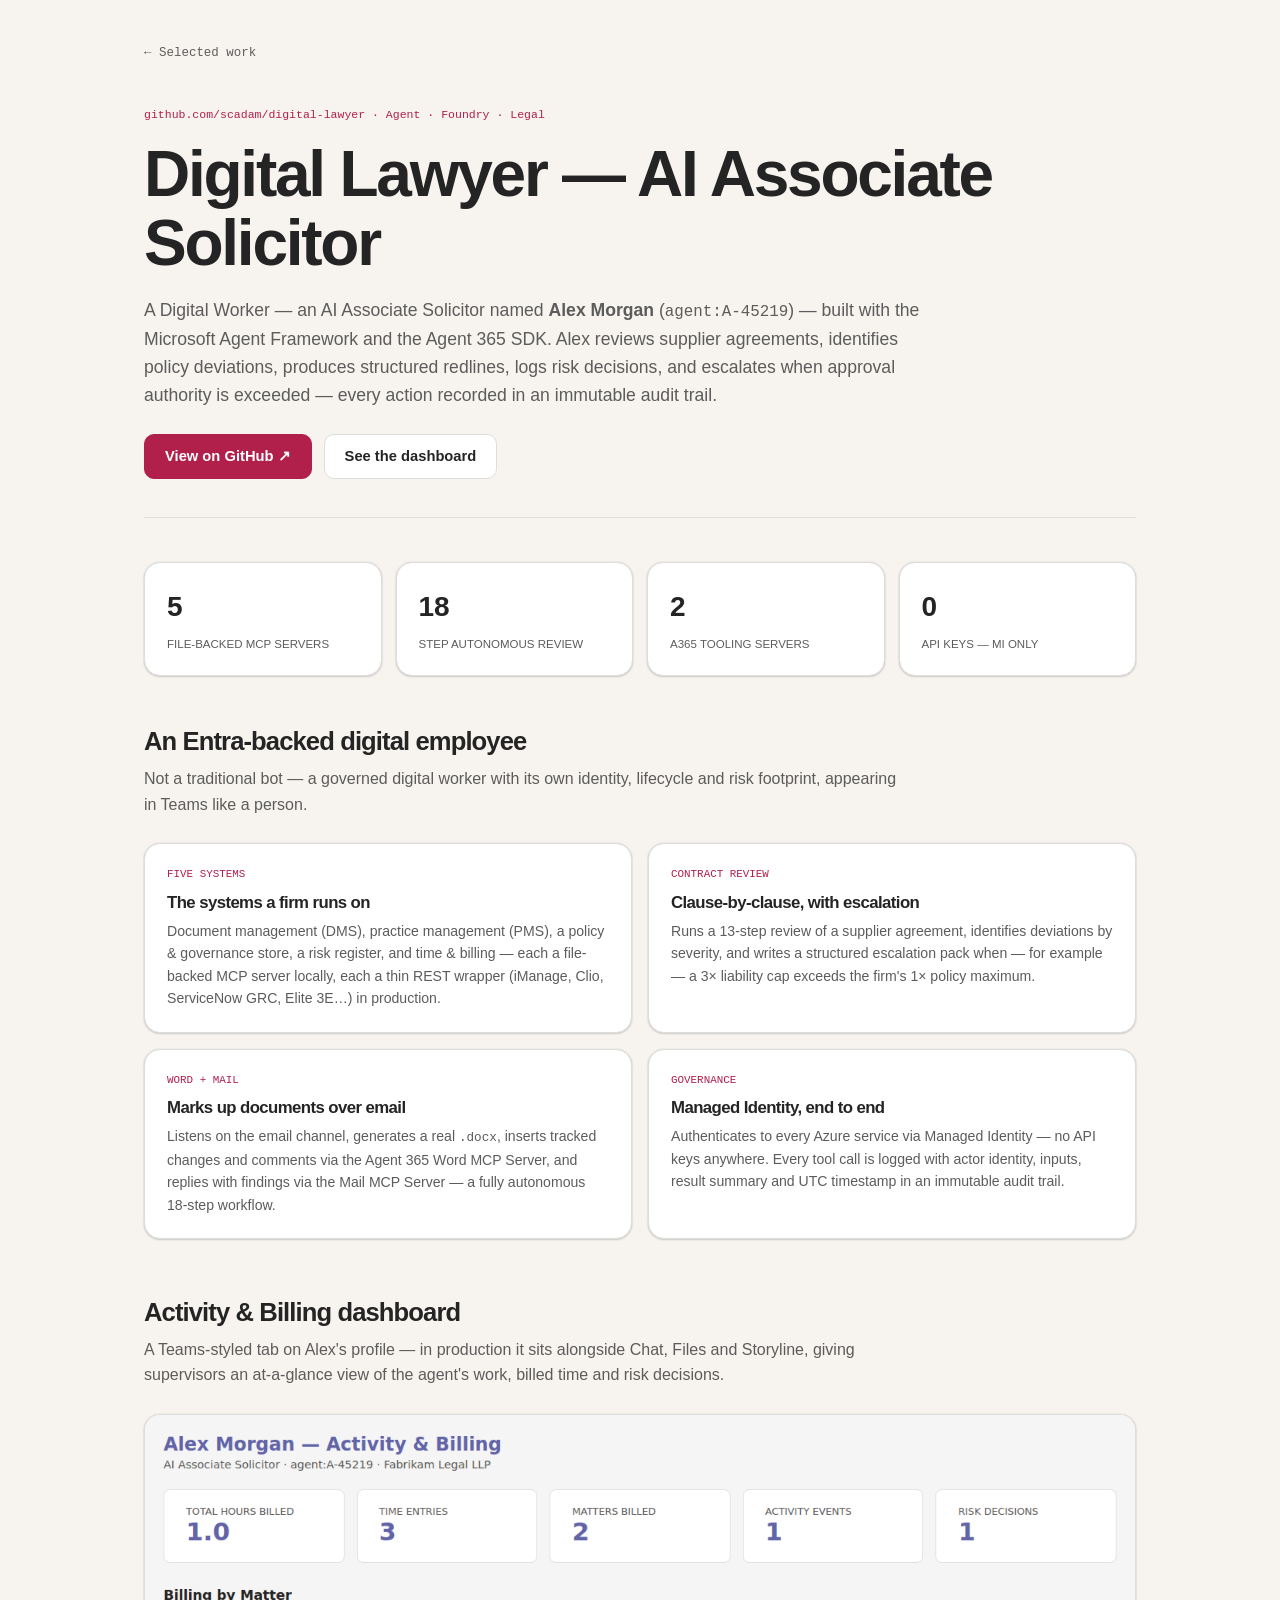
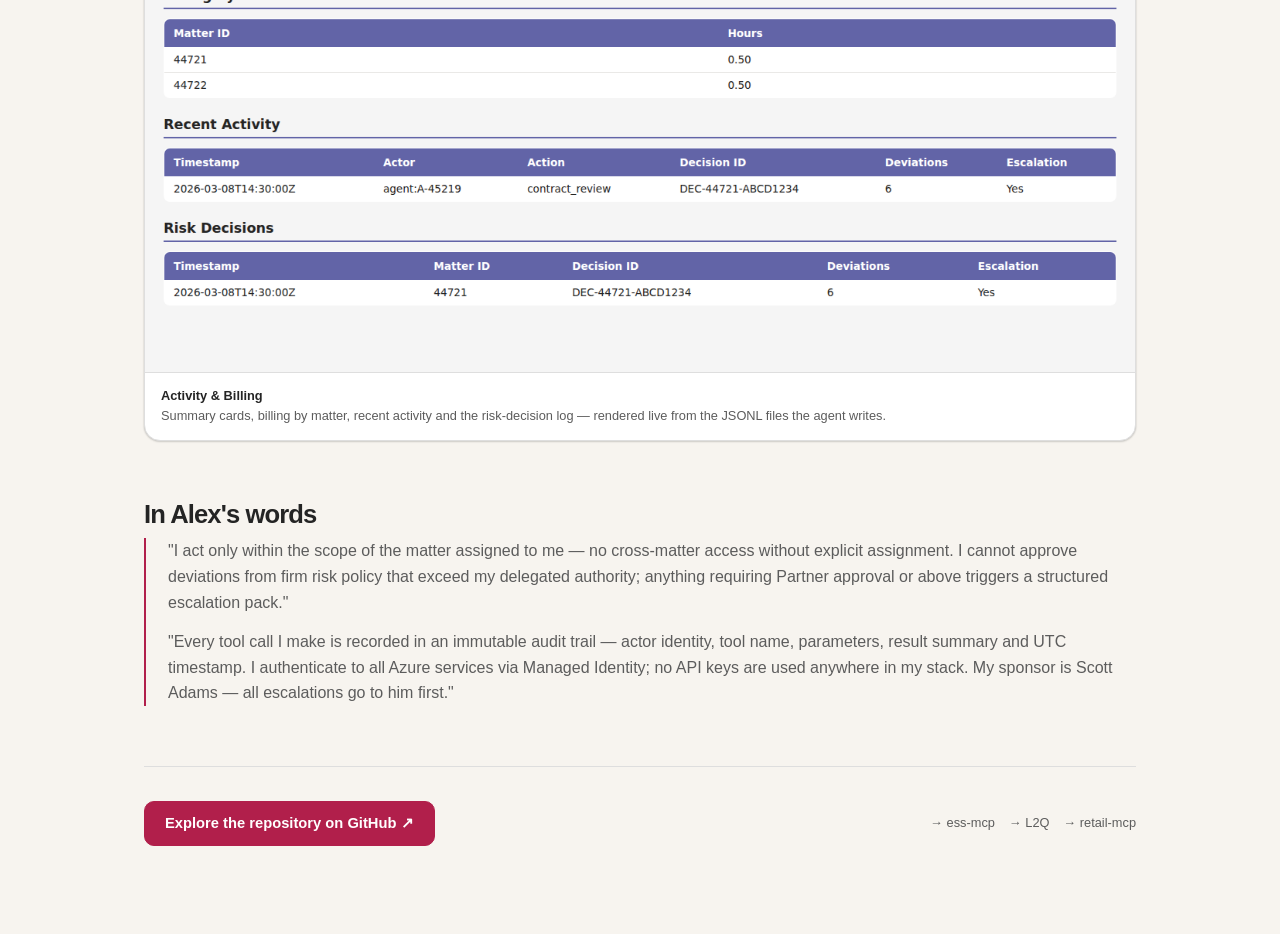
<file: repos/digital-lawyer.html>
<!DOCTYPE html>
<html lang="en">
<head>
  <meta charset="UTF-8" />
  <meta name="viewport" content="width=device-width, initial-scale=1.0" />
  <script>
    (() => {
      const param = new URLSearchParams(window.location.search).get("clawpilotTheme");
      const theme = param || (window.matchMedia("(prefers-color-scheme: dark)").matches ? "dark" : "light");
      document.documentElement.setAttribute("data-theme", theme);
    })();
  </script>
  <title>digital-lawyer — AI Associate Solicitor · Scott Adams</title>
  <meta name="description" content="A Digital Worker — an AI Associate Solicitor named Alex Morgan — built with the Microsoft Agent Framework and Agent 365 SDK. It reviews supplier agreements, produces redlines, logs risk decisions, and escalates when authority is exceeded." />

  <meta property="og:title" content="digital-lawyer — AI Associate Solicitor (Agent 365 Demo)" />
  <meta property="og:description" content="An Entra-backed digital worker that reviews contracts clause-by-clause, marks up Word documents, and bills its time — all through governed MCP servers." />
  <meta property="og:type" content="article" />
  <meta property="og:image" content="https://scott-adams.ai/assets/repos/digital-lawyer/activity-dashboard.png" />

  <link rel="icon" href="https://avatars.githubusercontent.com/u/22813976?s=64&v=4" />
  <link rel="stylesheet" href="../styles.css" />
</head>
<body>
  <div class="grain" aria-hidden="true"></div>

  <main class="project-page">
    <a class="article-back" href="../index.html#work">← Selected work</a>

    <header class="project-hero">
      <span class="project-eyebrow">github.com/scadam/digital-lawyer · Agent · Foundry · Legal</span>
      <h1>Digital Lawyer — AI Associate Solicitor</h1>
      <p class="project-lede">
        A Digital Worker — an AI Associate Solicitor named <strong>Alex Morgan</strong>
        (<code>agent:A-45219</code>) — built with the Microsoft Agent Framework and the Agent 365 SDK.
        Alex reviews supplier agreements, identifies policy deviations, produces structured redlines,
        logs risk decisions, and escalates when approval authority is exceeded — every action recorded
        in an immutable audit trail.
      </p>
      <div class="project-actions">
        <a class="btn btn-primary" href="https://github.com/scadam/digital-lawyer" target="_blank" rel="noopener">View on GitHub ↗</a>
        <a class="btn btn-ghost" href="#dashboard">See the dashboard</a>
      </div>
    </header>

    <div class="project-stats">
      <div class="stat-card"><span class="stat-num">5</span><span class="stat-label">File-backed MCP servers</span></div>
      <div class="stat-card"><span class="stat-num">18</span><span class="stat-label">Step autonomous review</span></div>
      <div class="stat-card"><span class="stat-num">2</span><span class="stat-label">A365 tooling servers</span></div>
      <div class="stat-card"><span class="stat-num">0</span><span class="stat-label">API keys — MI only</span></div>
    </div>

    <section class="project-section">
      <h2>An Entra-backed digital employee</h2>
      <p class="section-intro">Not a traditional bot — a governed digital worker with its own identity, lifecycle and risk footprint, appearing in Teams like a person.</p>
      <div class="feature-grid">
        <div class="feature">
          <span class="feature-icon">Five systems</span>
          <h3>The systems a firm runs on</h3>
          <p>Document management (DMS), practice management (PMS), a policy & governance store, a risk register, and time & billing — each a file-backed MCP server locally, each a thin REST wrapper (iManage, Clio, ServiceNow GRC, Elite 3E…) in production.</p>
        </div>
        <div class="feature">
          <span class="feature-icon">Contract review</span>
          <h3>Clause-by-clause, with escalation</h3>
          <p>Runs a 13-step review of a supplier agreement, identifies deviations by severity, and writes a structured escalation pack when — for example — a 3× liability cap exceeds the firm's 1× policy maximum.</p>
        </div>
        <div class="feature">
          <span class="feature-icon">Word + Mail</span>
          <h3>Marks up documents over email</h3>
          <p>Listens on the email channel, generates a real <code>.docx</code>, inserts tracked changes and comments via the Agent 365 Word MCP Server, and replies with findings via the Mail MCP Server — a fully autonomous 18-step workflow.</p>
        </div>
        <div class="feature">
          <span class="feature-icon">Governance</span>
          <h3>Managed Identity, end to end</h3>
          <p>Authenticates to every Azure service via Managed Identity — no API keys anywhere. Every tool call is logged with actor identity, inputs, result summary and UTC timestamp in an immutable audit trail.</p>
        </div>
      </div>
    </section>

    <section class="project-section" id="dashboard">
      <h2>Activity &amp; Billing dashboard</h2>
      <p class="section-intro">A Teams-styled tab on Alex's profile — in production it sits alongside Chat, Files and Storyline, giving supervisors an at-a-glance view of the agent's work, billed time and risk decisions.</p>
      <div class="gallery gallery-wide">
        <figure class="shot">
          <img src="../assets/repos/digital-lawyer/activity-dashboard.png" alt="Digital Lawyer activity and billing dashboard" loading="lazy" />
          <figcaption><strong>Activity &amp; Billing</strong>Summary cards, billing by matter, recent activity and the risk-decision log — rendered live from the JSONL files the agent writes.</figcaption>
        </figure>
      </div>
    </section>

    <section class="project-section">
      <h2>In Alex's words</h2>
      <div class="callout">
        <p>"I act only within the scope of the matter assigned to me — no cross-matter access without explicit assignment. I cannot approve deviations from firm risk policy that exceed my delegated authority; anything requiring Partner approval or above triggers a structured escalation pack."</p>
        <p>"Every tool call I make is recorded in an immutable audit trail — actor identity, tool name, parameters, result summary and UTC timestamp. I authenticate to all Azure services via Managed Identity; no API keys are used anywhere in my stack. My sponsor is Scott Adams — all escalations go to him first."</p>
      </div>
    </section>

    <footer class="project-footer">
      <a class="btn btn-primary" href="https://github.com/scadam/digital-lawyer" target="_blank" rel="noopener">Explore the repository on GitHub ↗</a>
      <div class="related">
        <a href="ess-mcp.html">→ ess-mcp</a>
        <a href="L2Q.html">→ L2Q</a>
        <a href="retail-mcp.html">→ retail-mcp</a>
      </div>
    </footer>
  </main>
</body>
</html>
</file>
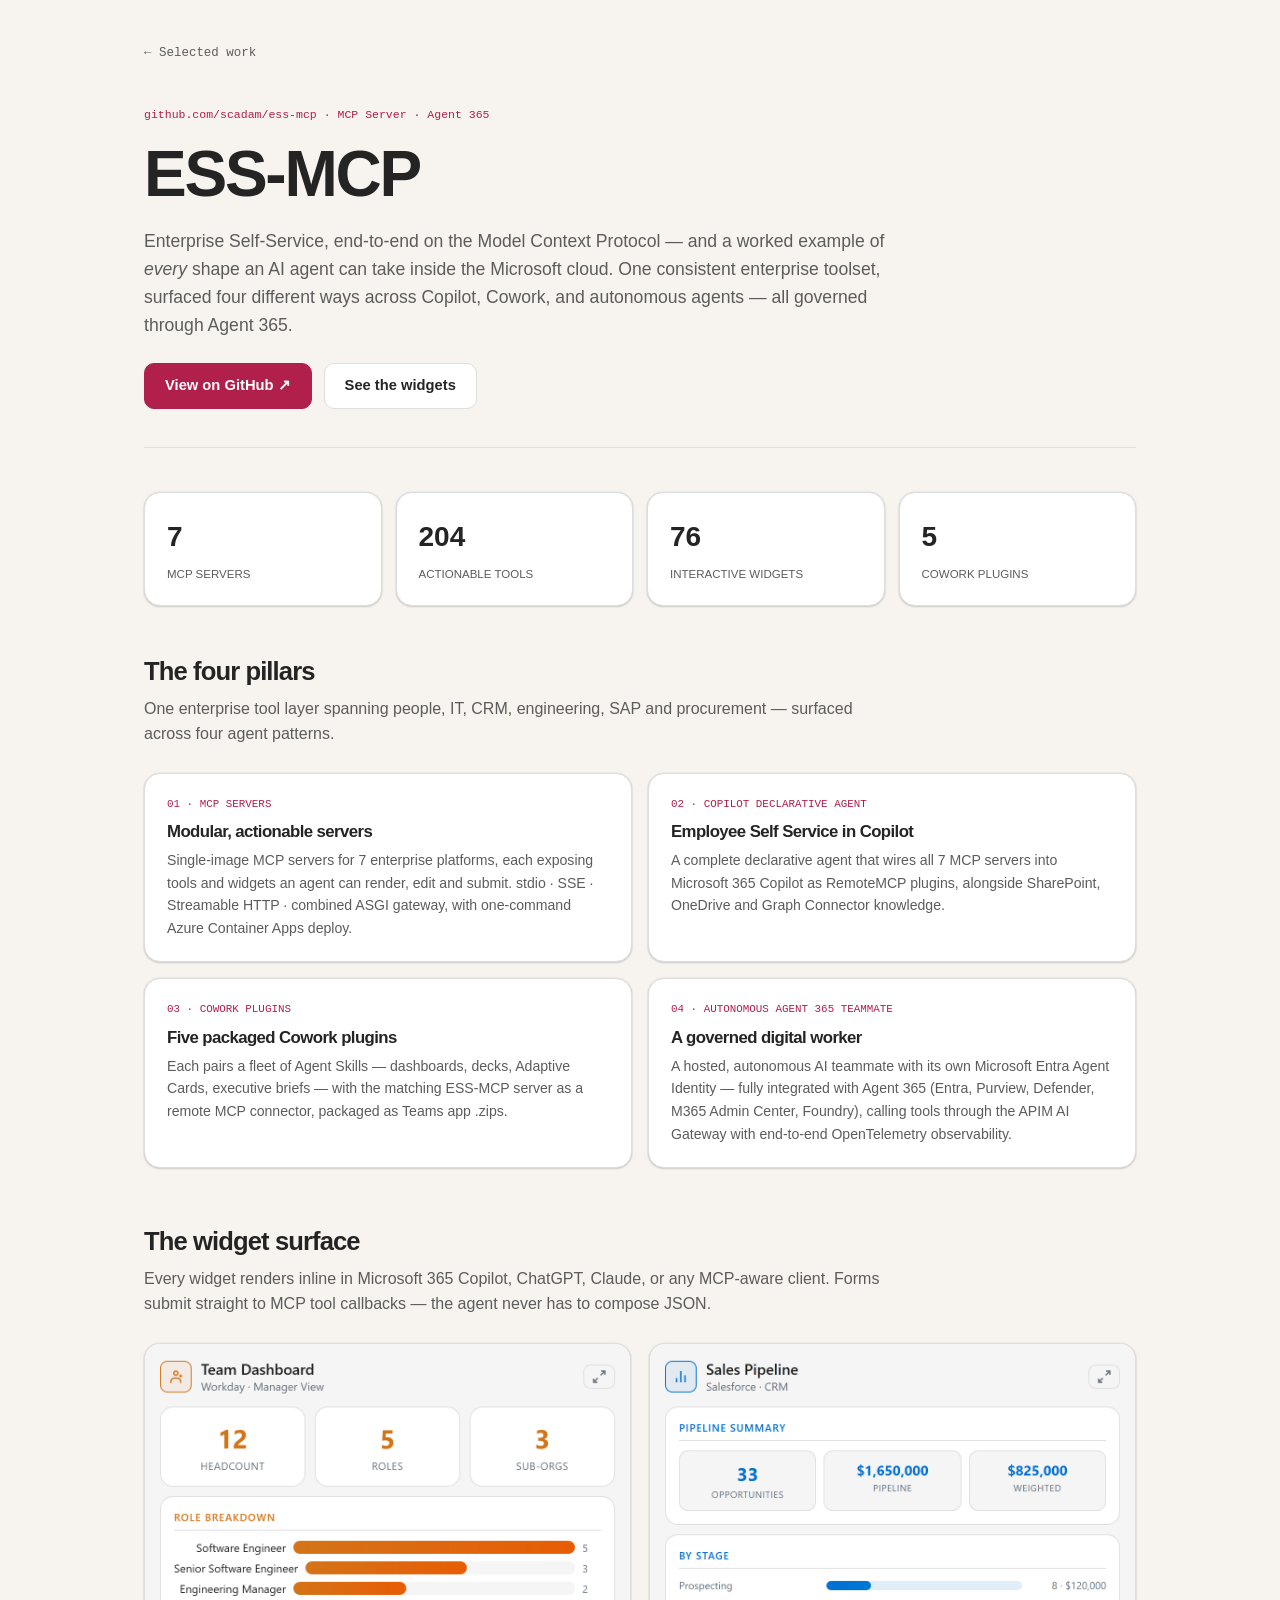
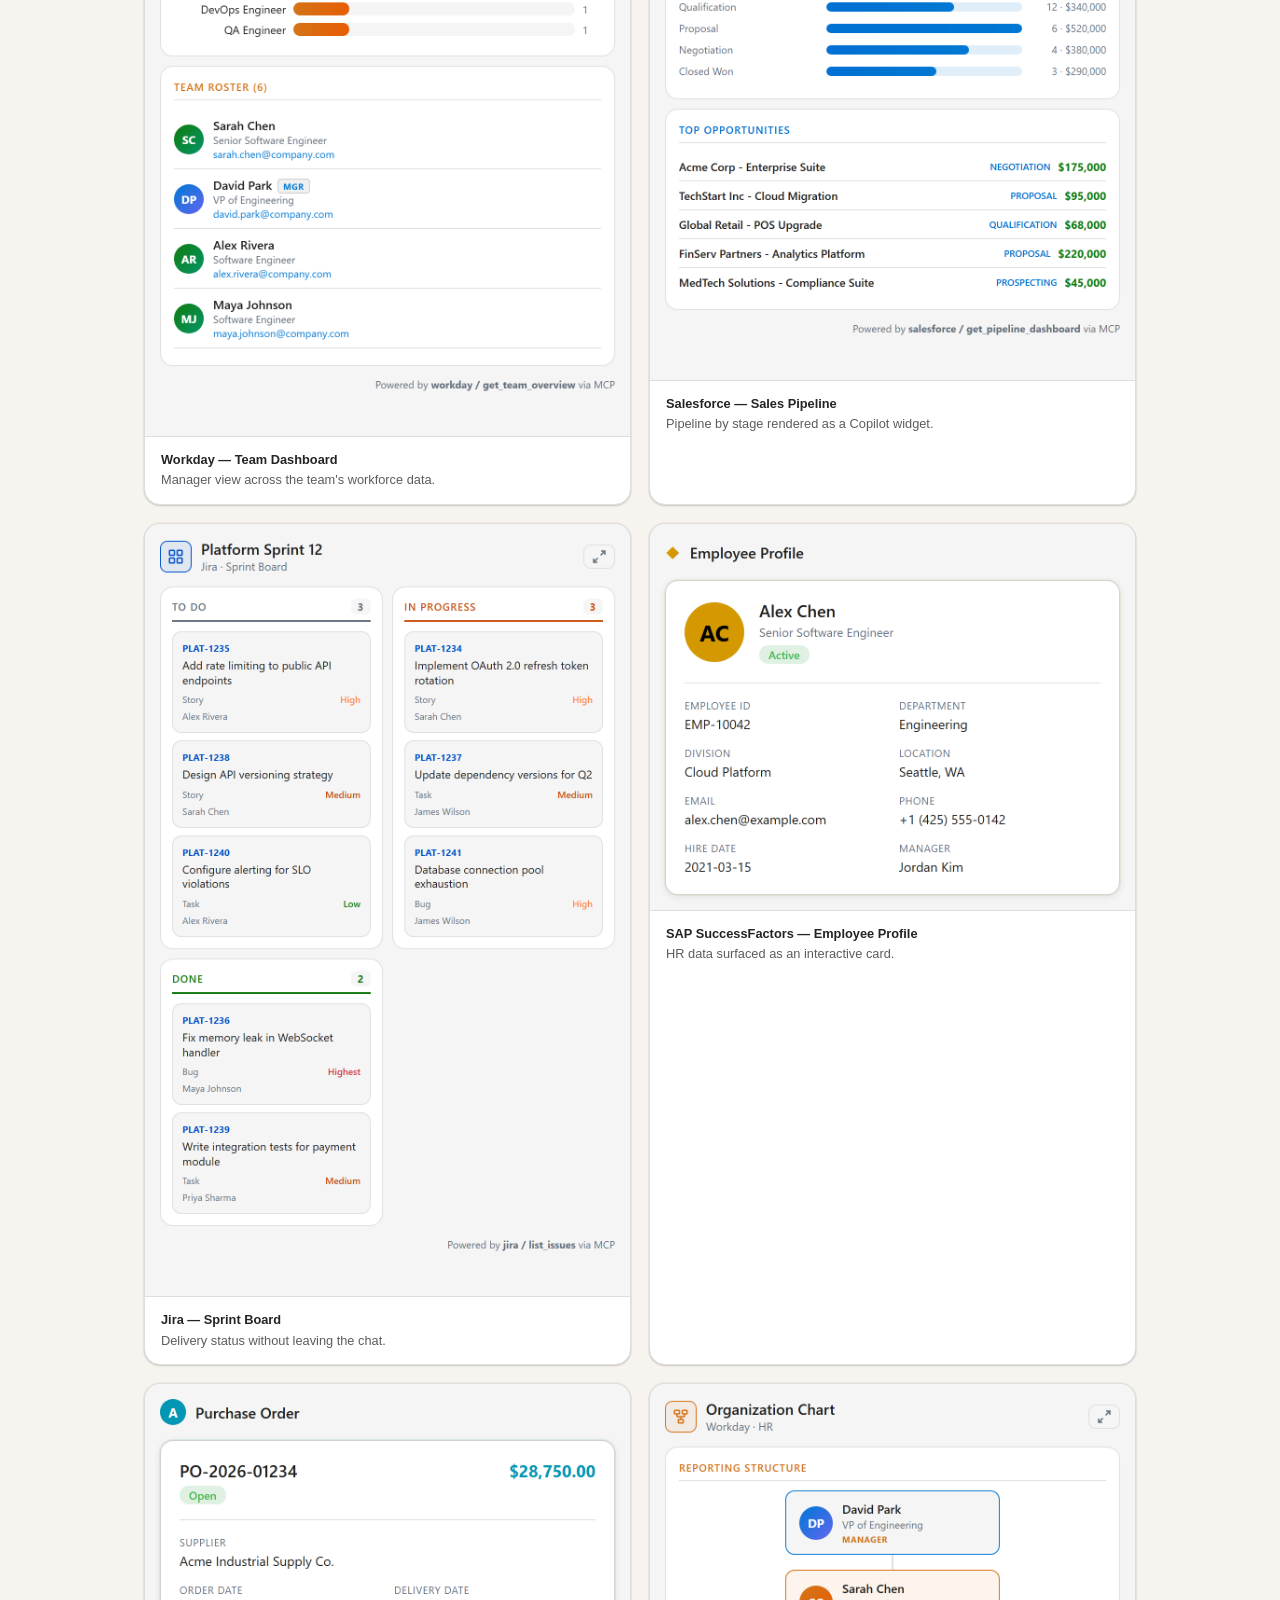
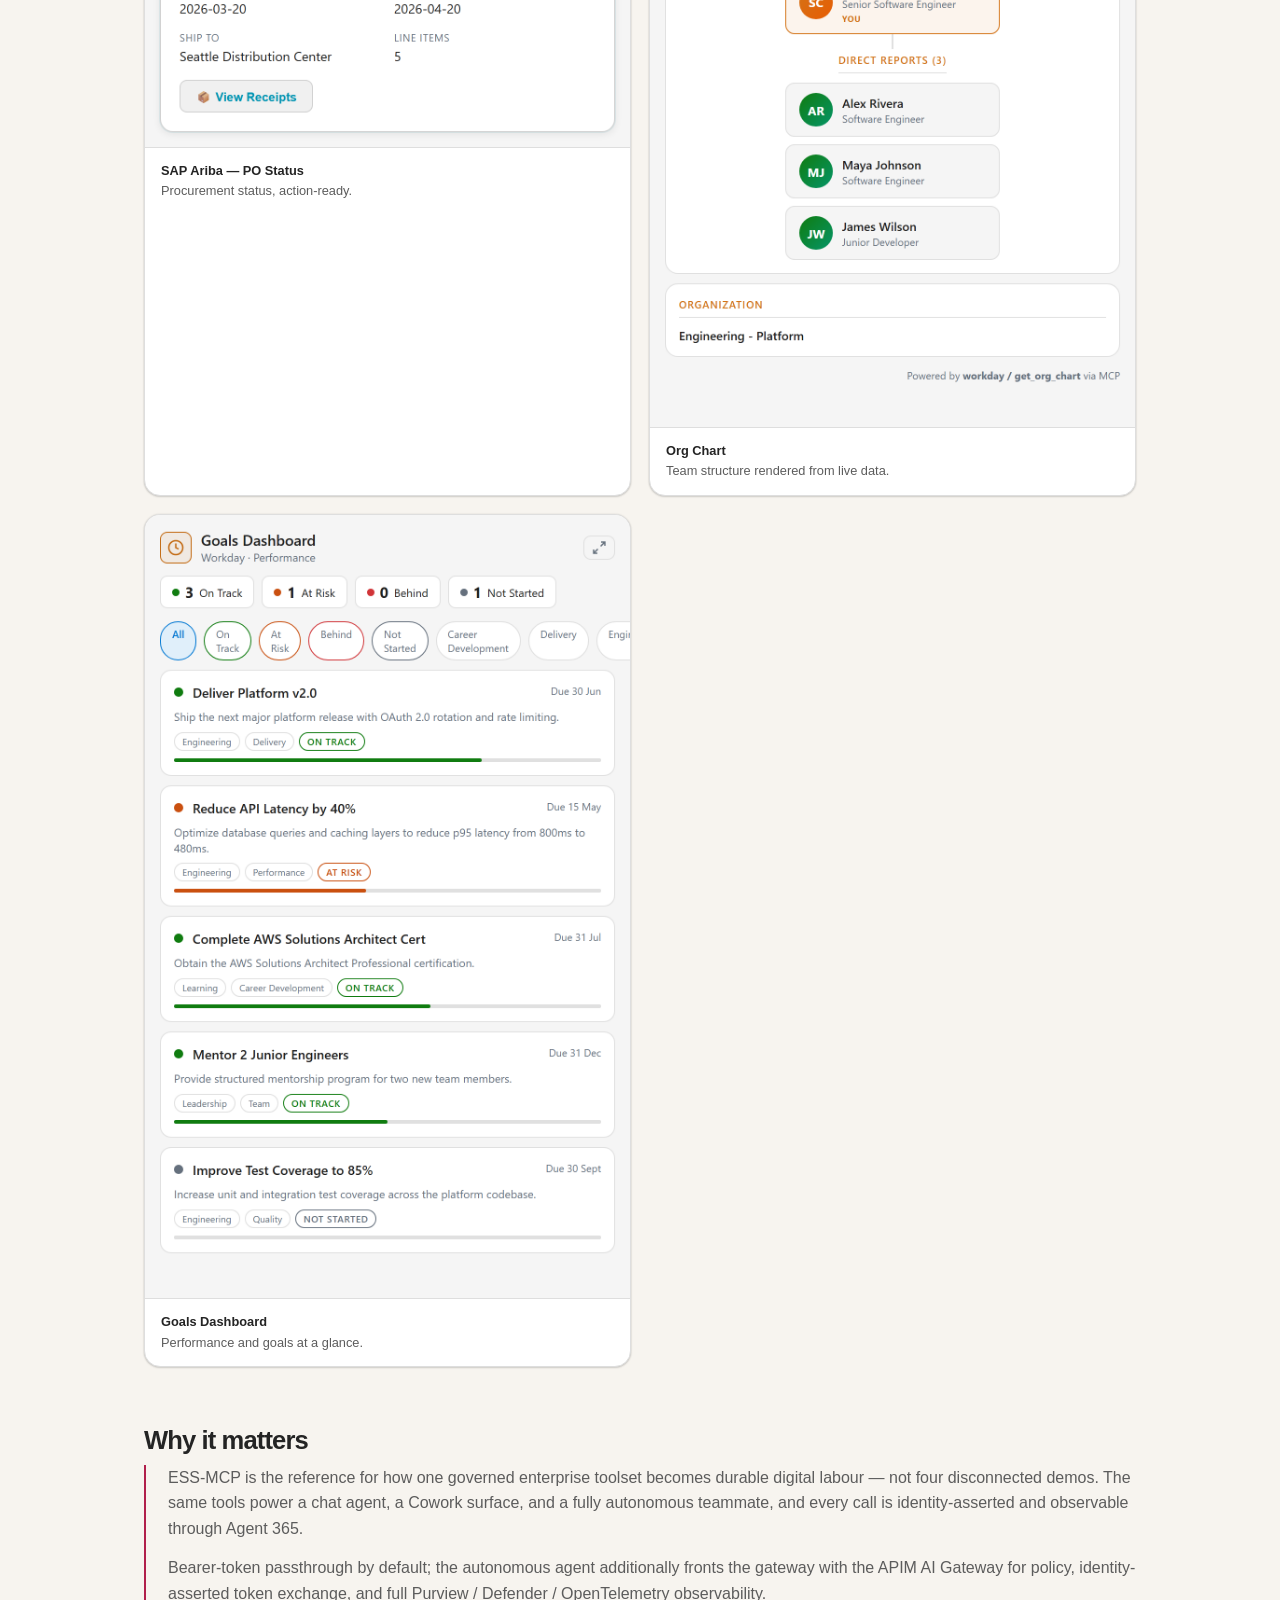
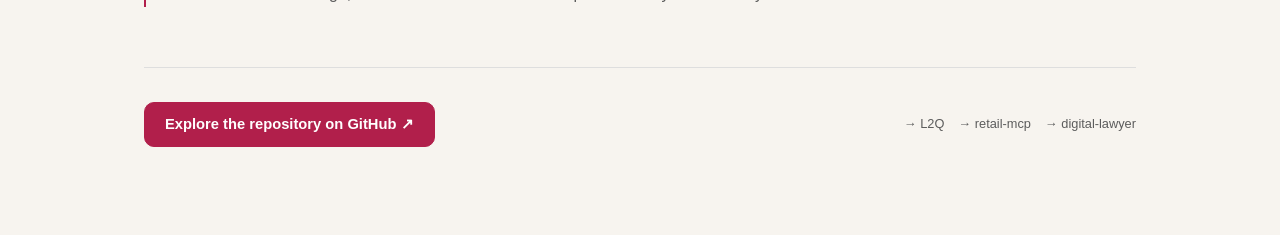
<file: repos/ess-mcp.html>
<!DOCTYPE html>
<html lang="en">
<head>
  <meta charset="UTF-8" />
  <meta name="viewport" content="width=device-width, initial-scale=1.0" />
  <script>
    (() => {
      const param = new URLSearchParams(window.location.search).get("clawpilotTheme");
      const theme = param || (window.matchMedia("(prefers-color-scheme: dark)").matches ? "dark" : "light");
      document.documentElement.setAttribute("data-theme", theme);
    })();
  </script>
  <title>ESS-MCP — Enterprise Self-Service on MCP · Scott Adams</title>
  <meta name="description" content="Enterprise Self-Service, end-to-end on the Model Context Protocol. 7 production-grade MCP servers, a Microsoft 365 Copilot declarative agent, 5 Copilot Cowork plugins, and an autonomous Agent 365 teammate." />

  <meta property="og:title" content="ESS-MCP — Enterprise Self-Service on MCP" />
  <meta property="og:description" content="7 MCP servers · 204 tools · 76 widgets · 1 declarative agent · 5 Cowork plugins · 1 autonomous Agent 365 teammate." />
  <meta property="og:type" content="article" />
  <meta property="og:image" content="https://scott-adams.ai/assets/repos/ess-mcp/widget-team-dashboard.png" />

  <link rel="icon" href="https://avatars.githubusercontent.com/u/22813976?s=64&v=4" />
  <link rel="stylesheet" href="../styles.css" />
</head>
<body>
  <div class="grain" aria-hidden="true"></div>

  <main class="project-page">
    <a class="article-back" href="../index.html#work">← Selected work</a>

    <header class="project-hero">
      <span class="project-eyebrow">github.com/scadam/ess-mcp · MCP Server · Agent 365</span>
      <h1>ESS-MCP</h1>
      <p class="project-lede">
        Enterprise Self-Service, end-to-end on the Model Context Protocol — and a worked example
        of <em>every</em> shape an AI agent can take inside the Microsoft cloud. One consistent
        enterprise toolset, surfaced four different ways across Copilot, Cowork, and autonomous
        agents — all governed through Agent 365.
      </p>
      <div class="project-actions">
        <a class="btn btn-primary" href="https://github.com/scadam/ess-mcp" target="_blank" rel="noopener">View on GitHub ↗</a>
        <a class="btn btn-ghost" href="#gallery">See the widgets</a>
      </div>
    </header>

    <div class="project-stats">
      <div class="stat-card"><span class="stat-num">7</span><span class="stat-label">MCP servers</span></div>
      <div class="stat-card"><span class="stat-num">204</span><span class="stat-label">Actionable tools</span></div>
      <div class="stat-card"><span class="stat-num">76</span><span class="stat-label">Interactive widgets</span></div>
      <div class="stat-card"><span class="stat-num">5</span><span class="stat-label">Cowork plugins</span></div>
    </div>

    <section class="project-section">
      <h2>The four pillars</h2>
      <p class="section-intro">One enterprise tool layer spanning people, IT, CRM, engineering, SAP and procurement — surfaced across four agent patterns.</p>
      <div class="feature-grid">
        <div class="feature">
          <span class="feature-icon">01 · MCP Servers</span>
          <h3>Modular, actionable servers</h3>
          <p>Single-image MCP servers for 7 enterprise platforms, each exposing tools and widgets an agent can render, edit and submit. stdio · SSE · Streamable HTTP · combined ASGI gateway, with one-command Azure Container Apps deploy.</p>
        </div>
        <div class="feature">
          <span class="feature-icon">02 · Copilot Declarative Agent</span>
          <h3>Employee Self Service in Copilot</h3>
          <p>A complete declarative agent that wires all 7 MCP servers into Microsoft 365 Copilot as RemoteMCP plugins, alongside SharePoint, OneDrive and Graph Connector knowledge.</p>
        </div>
        <div class="feature">
          <span class="feature-icon">03 · Cowork Plugins</span>
          <h3>Five packaged Cowork plugins</h3>
          <p>Each pairs a fleet of Agent Skills — dashboards, decks, Adaptive Cards, executive briefs — with the matching ESS-MCP server as a remote MCP connector, packaged as Teams app .zips.</p>
        </div>
        <div class="feature">
          <span class="feature-icon">04 · Autonomous Agent 365 Teammate</span>
          <h3>A governed digital worker</h3>
          <p>A hosted, autonomous AI teammate with its own Microsoft Entra Agent Identity — fully integrated with Agent 365 (Entra, Purview, Defender, M365 Admin Center, Foundry), calling tools through the APIM AI Gateway with end-to-end OpenTelemetry observability.</p>
        </div>
      </div>
    </section>

    <section class="project-section" id="gallery">
      <h2>The widget surface</h2>
      <p class="section-intro">Every widget renders inline in Microsoft 365 Copilot, ChatGPT, Claude, or any MCP-aware client. Forms submit straight to MCP tool callbacks — the agent never has to compose JSON.</p>
      <div class="gallery">
        <figure class="shot">
          <img src="../assets/repos/ess-mcp/widget-team-dashboard.png" alt="Workday team dashboard widget" loading="lazy" />
          <figcaption><strong>Workday — Team Dashboard</strong>Manager view across the team's workforce data.</figcaption>
        </figure>
        <figure class="shot">
          <img src="../assets/repos/ess-mcp/widget-crm-pipeline.png" alt="Salesforce sales pipeline widget" loading="lazy" />
          <figcaption><strong>Salesforce — Sales Pipeline</strong>Pipeline by stage rendered as a Copilot widget.</figcaption>
        </figure>
        <figure class="shot">
          <img src="../assets/repos/ess-mcp/widget-sprint-board.png" alt="Jira sprint board widget" loading="lazy" />
          <figcaption><strong>Jira — Sprint Board</strong>Delivery status without leaving the chat.</figcaption>
        </figure>
        <figure class="shot">
          <img src="../assets/repos/ess-mcp/widget-sf-employee-profile.png" alt="SAP SuccessFactors employee profile widget" loading="lazy" />
          <figcaption><strong>SAP SuccessFactors — Employee Profile</strong>HR data surfaced as an interactive card.</figcaption>
        </figure>
        <figure class="shot">
          <img src="../assets/repos/ess-mcp/widget-ariba-po-status.png" alt="SAP Ariba purchase order status widget" loading="lazy" />
          <figcaption><strong>SAP Ariba — PO Status</strong>Procurement status, action-ready.</figcaption>
        </figure>
        <figure class="shot">
          <img src="../assets/repos/ess-mcp/widget-org-chart.png" alt="Org chart widget" loading="lazy" />
          <figcaption><strong>Org Chart</strong>Team structure rendered from live data.</figcaption>
        </figure>
        <figure class="shot">
          <img src="../assets/repos/ess-mcp/widget-goals-dashboard.png" alt="Goals dashboard widget" loading="lazy" />
          <figcaption><strong>Goals Dashboard</strong>Performance and goals at a glance.</figcaption>
        </figure>
      </div>
    </section>

    <section class="project-section">
      <h2>Why it matters</h2>
      <div class="callout">
        <p>ESS-MCP is the reference for how one governed enterprise toolset becomes durable digital labour — not four disconnected demos. The same tools power a chat agent, a Cowork surface, and a fully autonomous teammate, and every call is identity-asserted and observable through Agent 365.</p>
        <p>Bearer-token passthrough by default; the autonomous agent additionally fronts the gateway with the APIM AI Gateway for policy, identity-asserted token exchange, and full Purview / Defender / OpenTelemetry observability.</p>
      </div>
    </section>

    <footer class="project-footer">
      <a class="btn btn-primary" href="https://github.com/scadam/ess-mcp" target="_blank" rel="noopener">Explore the repository on GitHub ↗</a>
      <div class="related">
        <a href="L2Q.html">→ L2Q</a>
        <a href="retail-mcp.html">→ retail-mcp</a>
        <a href="digital-lawyer.html">→ digital-lawyer</a>
      </div>
    </footer>
  </main>
</body>
</html>
</file>
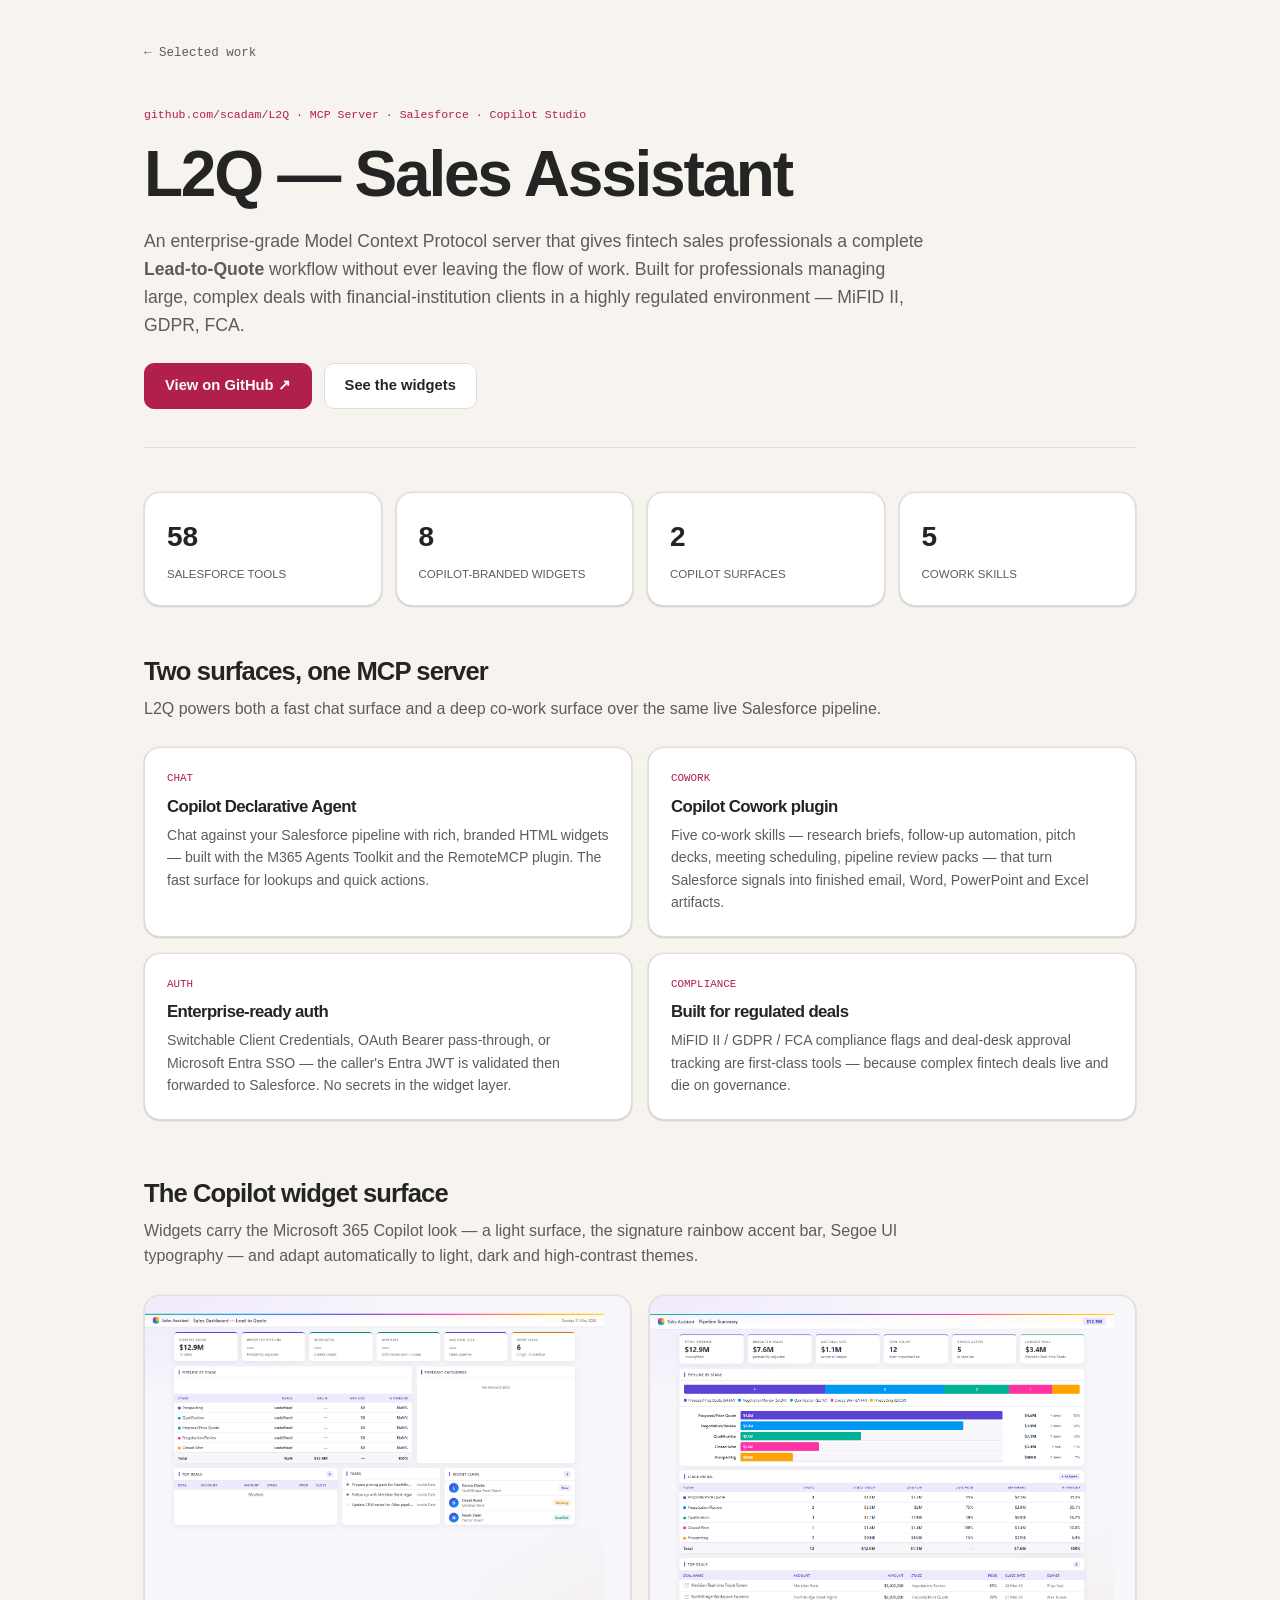
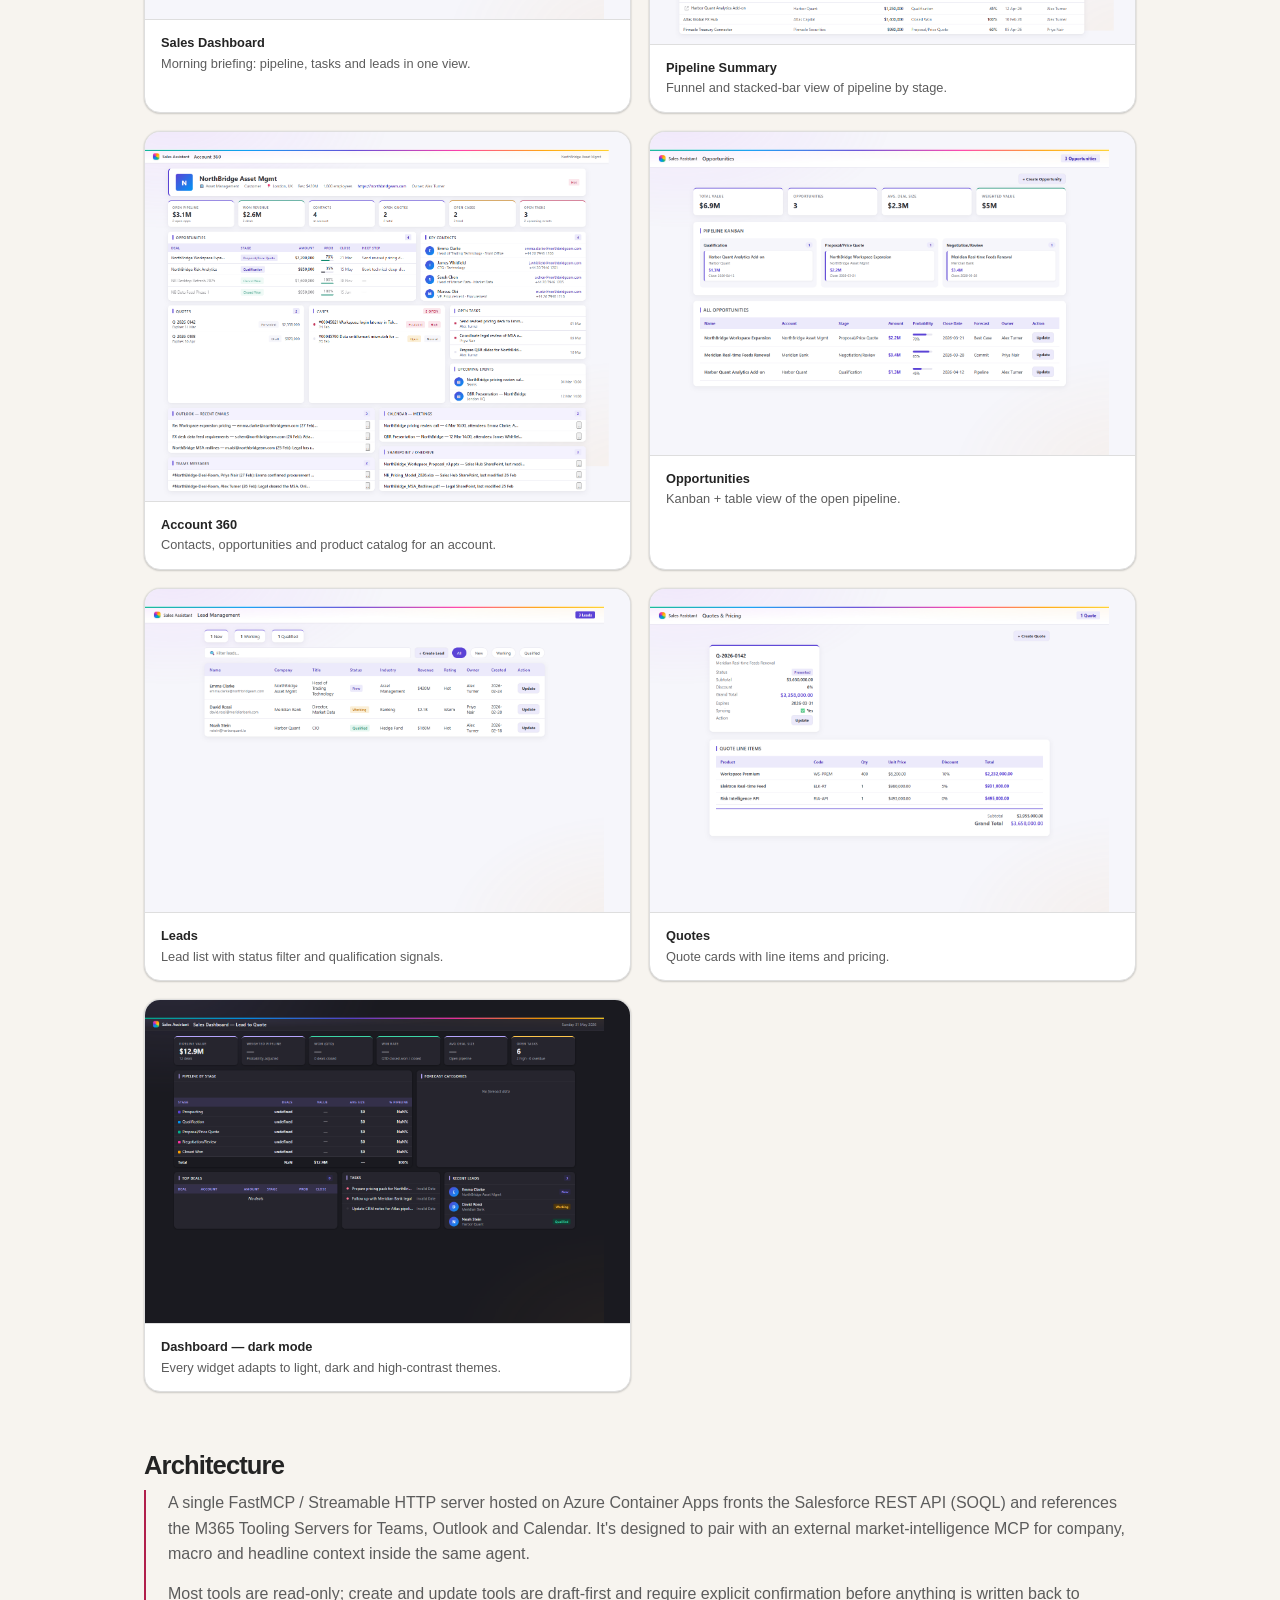
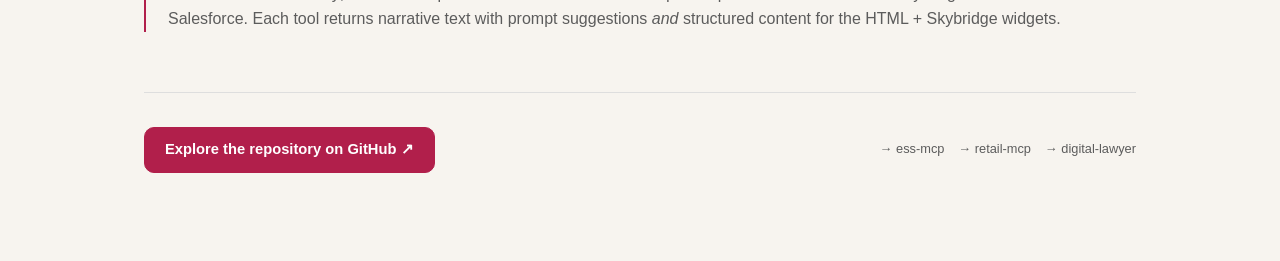
<file: repos/L2Q.html>
<!DOCTYPE html>
<html lang="en">
<head>
  <meta charset="UTF-8" />
  <meta name="viewport" content="width=device-width, initial-scale=1.0" />
  <script>
    (() => {
      const param = new URLSearchParams(window.location.search).get("clawpilotTheme");
      const theme = param || (window.matchMedia("(prefers-color-scheme: dark)").matches ? "dark" : "light");
      document.documentElement.setAttribute("data-theme", theme);
    })();
  </script>
  <title>L2Q — Lead-to-Quote MCP for Salesforce · Scott Adams</title>
  <meta name="description" content="An enterprise-grade MCP server that gives fintech sales professionals a complete Lead-to-Quote workflow without ever leaving the flow of work — powering both a Microsoft 365 Copilot declarative agent and a Copilot Cowork plugin over live Salesforce data." />

  <meta property="og:title" content="L2Q — Lead-to-Quote MCP for Salesforce" />
  <meta property="og:description" content="Microsoft 365 Copilot · FastMCP · Salesforce CRM · Streamable HTTP · Azure Container Apps." />
  <meta property="og:type" content="article" />
  <meta property="og:image" content="https://scott-adams.ai/assets/repos/L2Q/dashboard.png" />

  <link rel="icon" href="https://avatars.githubusercontent.com/u/22813976?s=64&v=4" />
  <link rel="stylesheet" href="../styles.css" />
</head>
<body>
  <div class="grain" aria-hidden="true"></div>

  <main class="project-page">
    <a class="article-back" href="../index.html#work">← Selected work</a>

    <header class="project-hero">
      <span class="project-eyebrow">github.com/scadam/L2Q · MCP Server · Salesforce · Copilot Studio</span>
      <h1>L2Q — Sales Assistant</h1>
      <p class="project-lede">
        An enterprise-grade Model Context Protocol server that gives fintech sales professionals a
        complete <strong>Lead-to-Quote</strong> workflow without ever leaving the flow of work. Built for
        professionals managing large, complex deals with financial-institution clients in a highly
        regulated environment — MiFID II, GDPR, FCA.
      </p>
      <div class="project-actions">
        <a class="btn btn-primary" href="https://github.com/scadam/L2Q" target="_blank" rel="noopener">View on GitHub ↗</a>
        <a class="btn btn-ghost" href="#gallery">See the widgets</a>
      </div>
    </header>

    <div class="project-stats">
      <div class="stat-card"><span class="stat-num">58</span><span class="stat-label">Salesforce tools</span></div>
      <div class="stat-card"><span class="stat-num">8</span><span class="stat-label">Copilot-branded widgets</span></div>
      <div class="stat-card"><span class="stat-num">2</span><span class="stat-label">Copilot surfaces</span></div>
      <div class="stat-card"><span class="stat-num">5</span><span class="stat-label">Cowork skills</span></div>
    </div>

    <section class="project-section">
      <h2>Two surfaces, one MCP server</h2>
      <p class="section-intro">L2Q powers both a fast chat surface and a deep co-work surface over the same live Salesforce pipeline.</p>
      <div class="feature-grid">
        <div class="feature">
          <span class="feature-icon">Chat</span>
          <h3>Copilot Declarative Agent</h3>
          <p>Chat against your Salesforce pipeline with rich, branded HTML widgets — built with the M365 Agents Toolkit and the RemoteMCP plugin. The fast surface for lookups and quick actions.</p>
        </div>
        <div class="feature">
          <span class="feature-icon">Cowork</span>
          <h3>Copilot Cowork plugin</h3>
          <p>Five co-work skills — research briefs, follow-up automation, pitch decks, meeting scheduling, pipeline review packs — that turn Salesforce signals into finished email, Word, PowerPoint and Excel artifacts.</p>
        </div>
        <div class="feature">
          <span class="feature-icon">Auth</span>
          <h3>Enterprise-ready auth</h3>
          <p>Switchable Client Credentials, OAuth Bearer pass-through, or Microsoft Entra SSO — the caller's Entra JWT is validated then forwarded to Salesforce. No secrets in the widget layer.</p>
        </div>
        <div class="feature">
          <span class="feature-icon">Compliance</span>
          <h3>Built for regulated deals</h3>
          <p>MiFID II / GDPR / FCA compliance flags and deal-desk approval tracking are first-class tools — because complex fintech deals live and die on governance.</p>
        </div>
      </div>
    </section>

    <section class="project-section" id="gallery">
      <h2>The Copilot widget surface</h2>
      <p class="section-intro">Widgets carry the Microsoft 365 Copilot look — a light surface, the signature rainbow accent bar, Segoe UI typography — and adapt automatically to light, dark and high-contrast themes.</p>
      <div class="gallery">
        <figure class="shot">
          <img src="../assets/repos/L2Q/dashboard.png" alt="L2Q sales dashboard widget" loading="lazy" />
          <figcaption><strong>Sales Dashboard</strong>Morning briefing: pipeline, tasks and leads in one view.</figcaption>
        </figure>
        <figure class="shot">
          <img src="../assets/repos/L2Q/pipeline.png" alt="L2Q pipeline summary widget" loading="lazy" />
          <figcaption><strong>Pipeline Summary</strong>Funnel and stacked-bar view of pipeline by stage.</figcaption>
        </figure>
        <figure class="shot">
          <img src="../assets/repos/L2Q/account_360.png" alt="L2Q account 360 widget" loading="lazy" />
          <figcaption><strong>Account 360</strong>Contacts, opportunities and product catalog for an account.</figcaption>
        </figure>
        <figure class="shot">
          <img src="../assets/repos/L2Q/opportunities.png" alt="L2Q opportunities Kanban widget" loading="lazy" />
          <figcaption><strong>Opportunities</strong>Kanban + table view of the open pipeline.</figcaption>
        </figure>
        <figure class="shot">
          <img src="../assets/repos/L2Q/leads.png" alt="L2Q leads widget" loading="lazy" />
          <figcaption><strong>Leads</strong>Lead list with status filter and qualification signals.</figcaption>
        </figure>
        <figure class="shot">
          <img src="../assets/repos/L2Q/quotes.png" alt="L2Q quotes widget" loading="lazy" />
          <figcaption><strong>Quotes</strong>Quote cards with line items and pricing.</figcaption>
        </figure>
        <figure class="shot">
          <img src="../assets/repos/L2Q/dashboard-dark.png" alt="L2Q dashboard in dark mode" loading="lazy" />
          <figcaption><strong>Dashboard — dark mode</strong>Every widget adapts to light, dark and high-contrast themes.</figcaption>
        </figure>
      </div>
    </section>

    <section class="project-section">
      <h2>Architecture</h2>
      <div class="callout">
        <p>A single FastMCP / Streamable HTTP server hosted on Azure Container Apps fronts the Salesforce REST API (SOQL) and references the M365 Tooling Servers for Teams, Outlook and Calendar. It's designed to pair with an external market-intelligence MCP for company, macro and headline context inside the same agent.</p>
        <p>Most tools are read-only; create and update tools are draft-first and require explicit confirmation before anything is written back to Salesforce. Each tool returns narrative text with prompt suggestions <em>and</em> structured content for the HTML + Skybridge widgets.</p>
      </div>
    </section>

    <footer class="project-footer">
      <a class="btn btn-primary" href="https://github.com/scadam/L2Q" target="_blank" rel="noopener">Explore the repository on GitHub ↗</a>
      <div class="related">
        <a href="ess-mcp.html">→ ess-mcp</a>
        <a href="retail-mcp.html">→ retail-mcp</a>
        <a href="digital-lawyer.html">→ digital-lawyer</a>
      </div>
    </footer>
  </main>
</body>
</html>
</file>
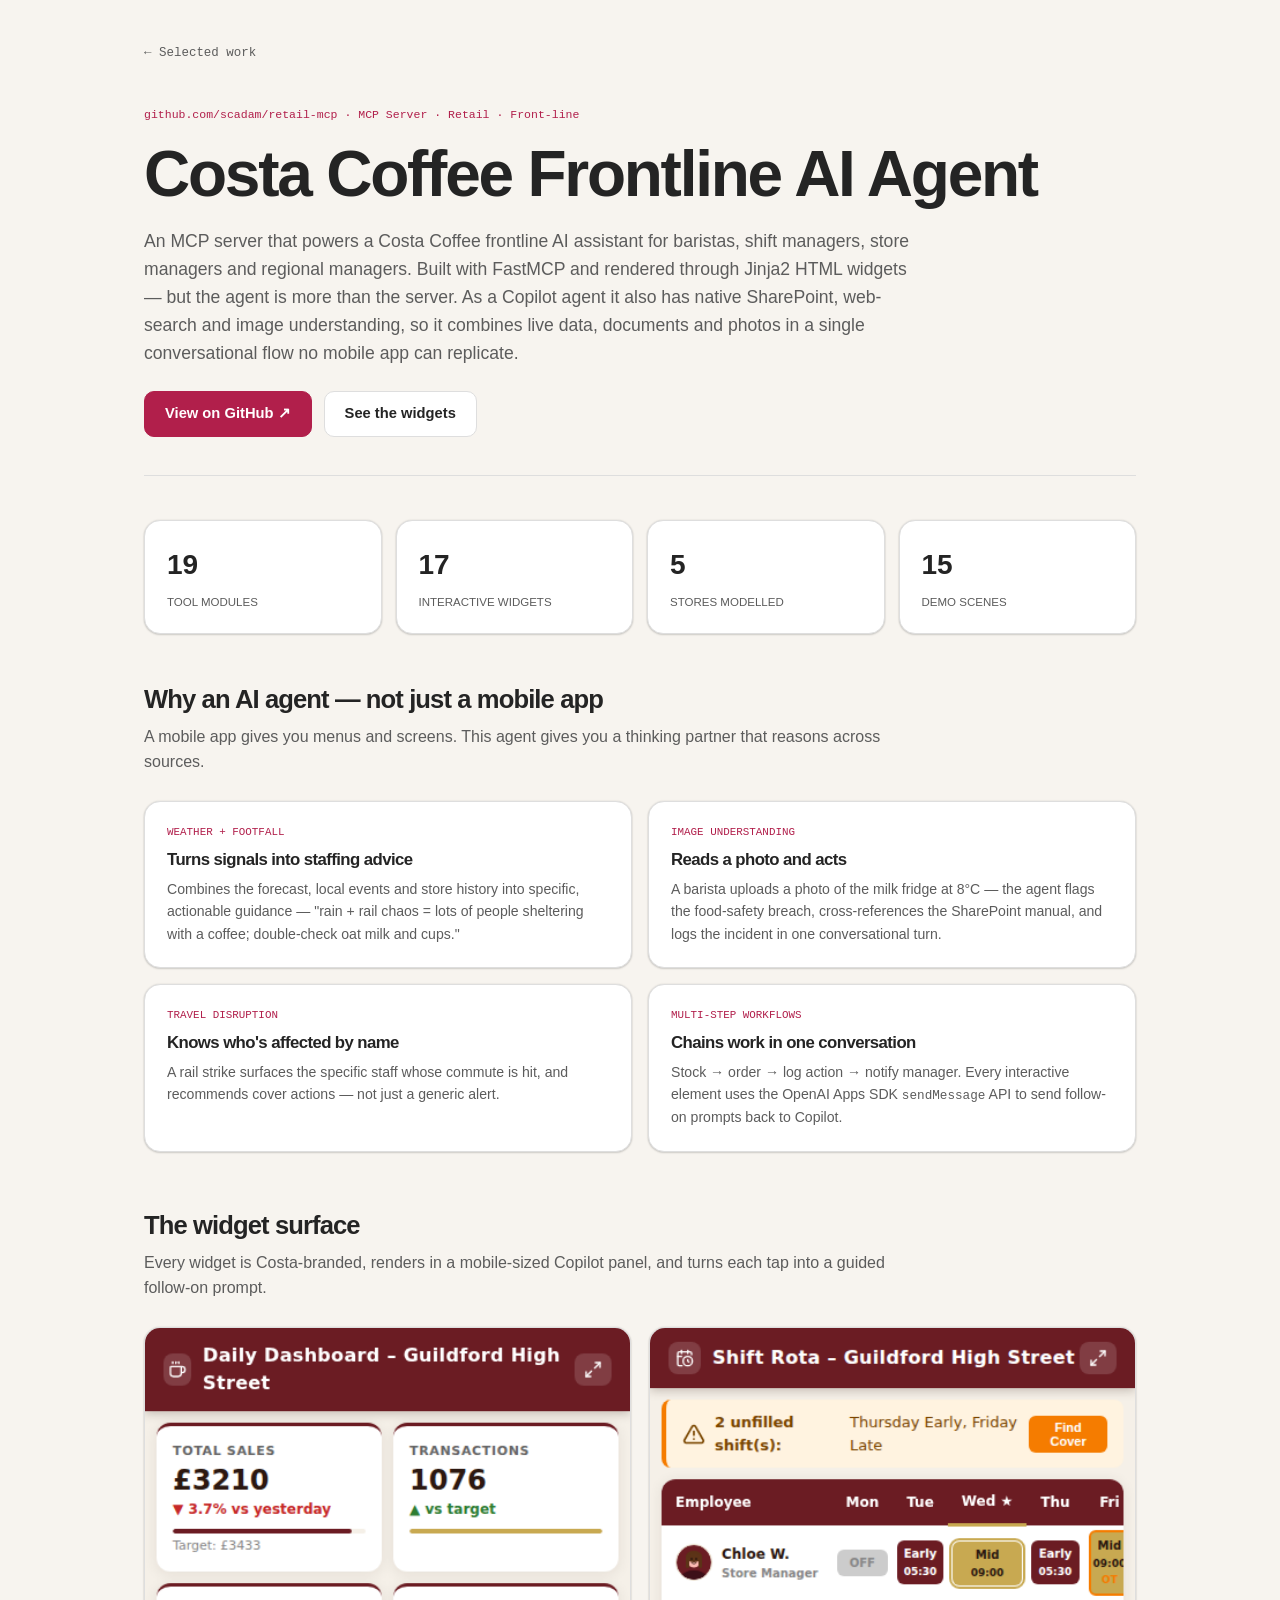
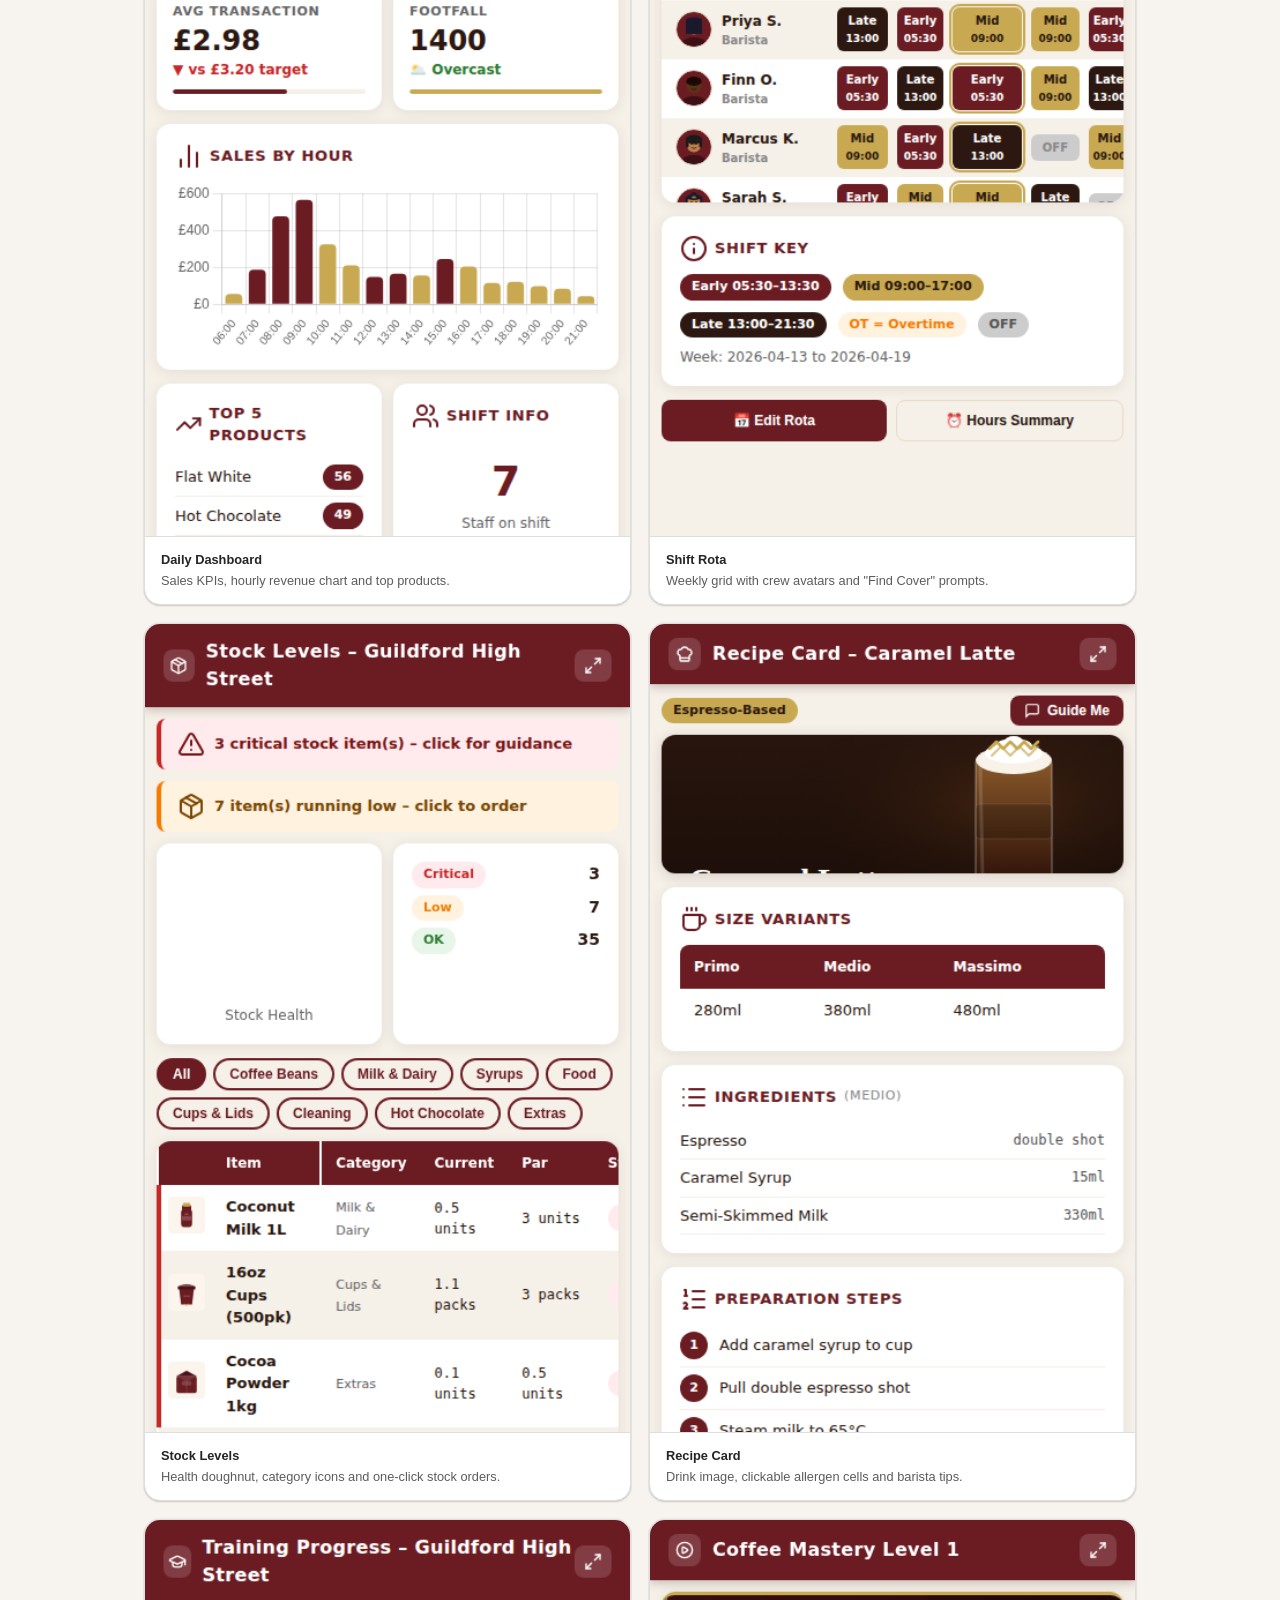
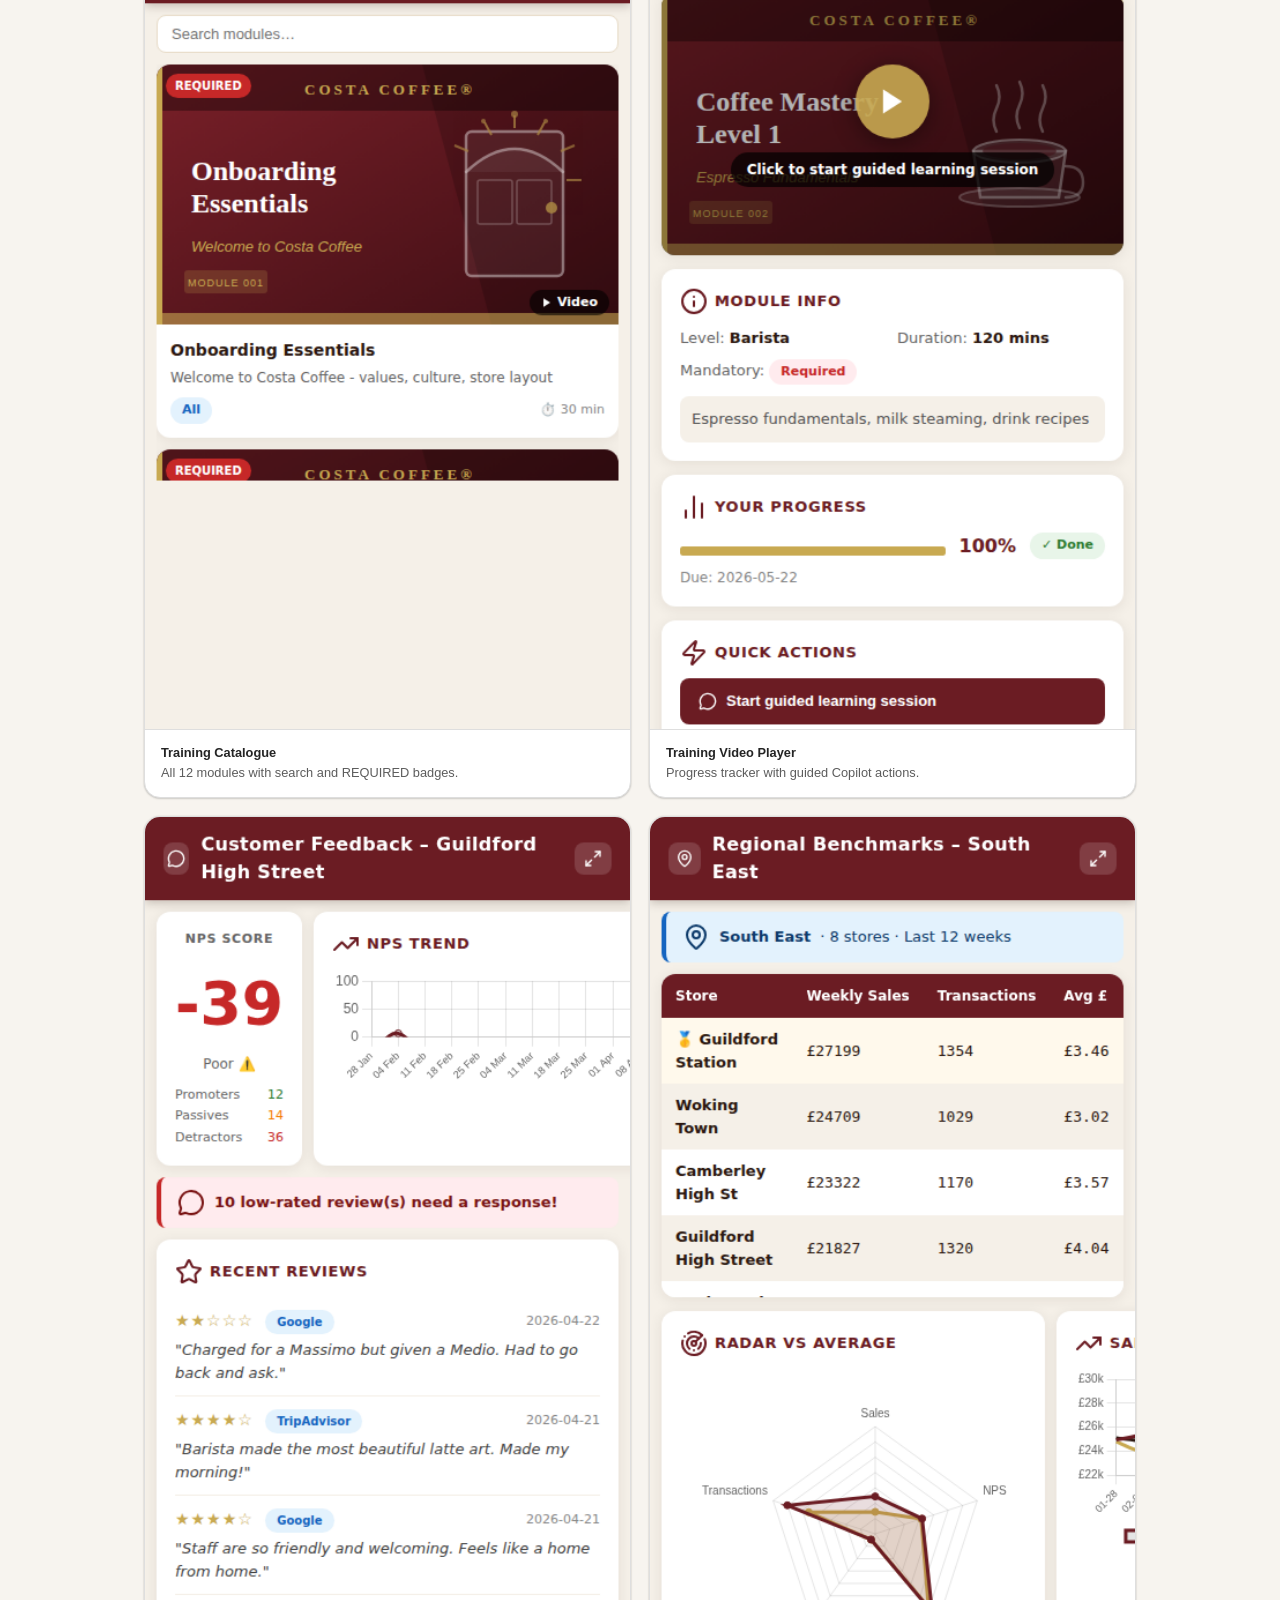
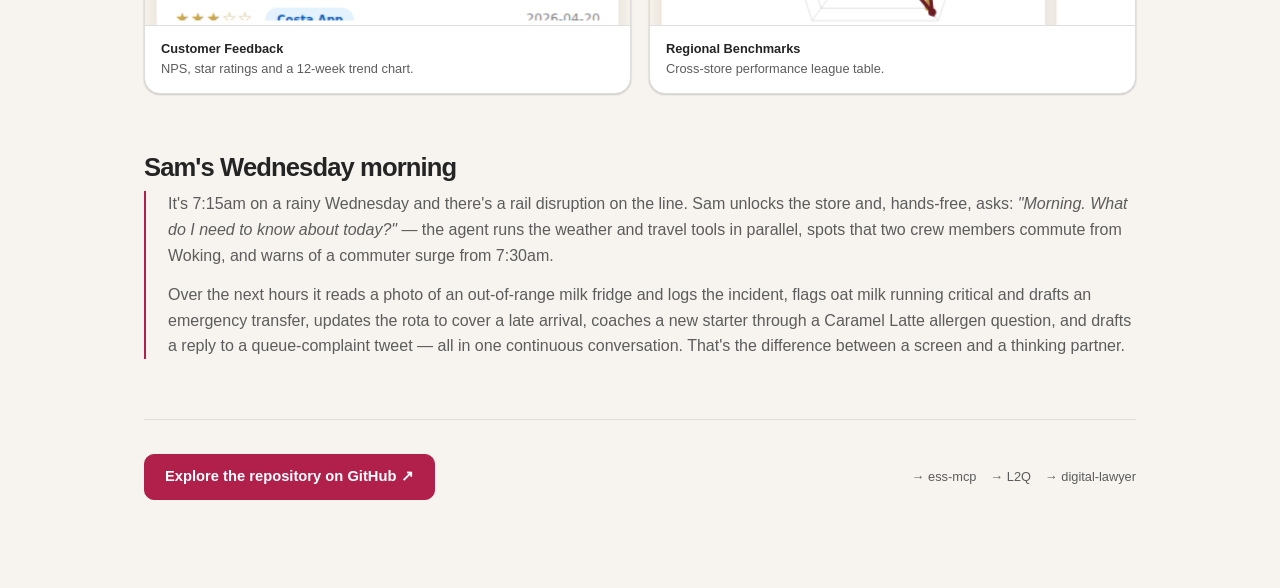
<file: repos/retail-mcp.html>
<!DOCTYPE html>
<html lang="en">
<head>
  <meta charset="UTF-8" />
  <meta name="viewport" content="width=device-width, initial-scale=1.0" />
  <script>
    (() => {
      const param = new URLSearchParams(window.location.search).get("clawpilotTheme");
      const theme = param || (window.matchMedia("(prefers-color-scheme: dark)").matches ? "dark" : "light");
      document.documentElement.setAttribute("data-theme", theme);
    })();
  </script>
  <title>retail-mcp — Costa Coffee Frontline AI Agent · Scott Adams</title>
  <meta name="description" content="An MCP server that powers a Costa Coffee frontline AI assistant for baristas, shift managers, store managers and regional managers — a thinking partner, not just another mobile app." />

  <meta property="og:title" content="retail-mcp — Costa Coffee Frontline AI Agent" />
  <meta property="og:description" content="An MCP server + interactive widgets that give front-line retail staff a conversational AI thinking partner." />
  <meta property="og:type" content="article" />
  <meta property="og:image" content="https://scott-adams.ai/assets/repos/retail-mcp/dashboard.png" />

  <link rel="icon" href="https://avatars.githubusercontent.com/u/22813976?s=64&v=4" />
  <link rel="stylesheet" href="../styles.css" />
</head>
<body>
  <div class="grain" aria-hidden="true"></div>

  <main class="project-page">
    <a class="article-back" href="../index.html#work">← Selected work</a>

    <header class="project-hero">
      <span class="project-eyebrow">github.com/scadam/retail-mcp · MCP Server · Retail · Front-line</span>
      <h1>Costa Coffee Frontline AI Agent</h1>
      <p class="project-lede">
        An MCP server that powers a Costa Coffee frontline AI assistant for baristas, shift managers,
        store managers and regional managers. Built with FastMCP and rendered through Jinja2 HTML
        widgets — but the agent is more than the server. As a Copilot agent it also has native
        SharePoint, web-search and image understanding, so it combines live data, documents and
        photos in a single conversational flow no mobile app can replicate.
      </p>
      <div class="project-actions">
        <a class="btn btn-primary" href="https://github.com/scadam/retail-mcp" target="_blank" rel="noopener">View on GitHub ↗</a>
        <a class="btn btn-ghost" href="#gallery">See the widgets</a>
      </div>
    </header>

    <div class="project-stats">
      <div class="stat-card"><span class="stat-num">19</span><span class="stat-label">Tool modules</span></div>
      <div class="stat-card"><span class="stat-num">17</span><span class="stat-label">Interactive widgets</span></div>
      <div class="stat-card"><span class="stat-num">5</span><span class="stat-label">Stores modelled</span></div>
      <div class="stat-card"><span class="stat-num">15</span><span class="stat-label">Demo scenes</span></div>
    </div>

    <section class="project-section">
      <h2>Why an AI agent — not just a mobile app</h2>
      <p class="section-intro">A mobile app gives you menus and screens. This agent gives you a thinking partner that reasons across sources.</p>
      <div class="feature-grid">
        <div class="feature">
          <span class="feature-icon">Weather + footfall</span>
          <h3>Turns signals into staffing advice</h3>
          <p>Combines the forecast, local events and store history into specific, actionable guidance — "rain + rail chaos = lots of people sheltering with a coffee; double-check oat milk and cups."</p>
        </div>
        <div class="feature">
          <span class="feature-icon">Image understanding</span>
          <h3>Reads a photo and acts</h3>
          <p>A barista uploads a photo of the milk fridge at 8°C — the agent flags the food-safety breach, cross-references the SharePoint manual, and logs the incident in one conversational turn.</p>
        </div>
        <div class="feature">
          <span class="feature-icon">Travel disruption</span>
          <h3>Knows who's affected by name</h3>
          <p>A rail strike surfaces the specific staff whose commute is hit, and recommends cover actions — not just a generic alert.</p>
        </div>
        <div class="feature">
          <span class="feature-icon">Multi-step workflows</span>
          <h3>Chains work in one conversation</h3>
          <p>Stock → order → log action → notify manager. Every interactive element uses the OpenAI Apps SDK <code>sendMessage</code> API to send follow-on prompts back to Copilot.</p>
        </div>
      </div>
    </section>

    <section class="project-section" id="gallery">
      <h2>The widget surface</h2>
      <p class="section-intro">Every widget is Costa-branded, renders in a mobile-sized Copilot panel, and turns each tap into a guided follow-on prompt.</p>
      <div class="gallery">
        <figure class="shot">
          <img src="../assets/repos/retail-mcp/dashboard.png" alt="Daily sales dashboard widget" loading="lazy" />
          <figcaption><strong>Daily Dashboard</strong>Sales KPIs, hourly revenue chart and top products.</figcaption>
        </figure>
        <figure class="shot">
          <img src="../assets/repos/retail-mcp/rota.png" alt="Shift rota widget" loading="lazy" />
          <figcaption><strong>Shift Rota</strong>Weekly grid with crew avatars and "Find Cover" prompts.</figcaption>
        </figure>
        <figure class="shot">
          <img src="../assets/repos/retail-mcp/stock.png" alt="Stock levels widget" loading="lazy" />
          <figcaption><strong>Stock Levels</strong>Health doughnut, category icons and one-click stock orders.</figcaption>
        </figure>
        <figure class="shot">
          <img src="../assets/repos/retail-mcp/recipe.png" alt="Recipe card widget" loading="lazy" />
          <figcaption><strong>Recipe Card</strong>Drink image, clickable allergen cells and barista tips.</figcaption>
        </figure>
        <figure class="shot">
          <img src="../assets/repos/retail-mcp/training_catalog.png" alt="Training module catalogue widget" loading="lazy" />
          <figcaption><strong>Training Catalogue</strong>All 12 modules with search and REQUIRED badges.</figcaption>
        </figure>
        <figure class="shot">
          <img src="../assets/repos/retail-mcp/training_video.png" alt="Training video player widget" loading="lazy" />
          <figcaption><strong>Training Video Player</strong>Progress tracker with guided Copilot actions.</figcaption>
        </figure>
        <figure class="shot">
          <img src="../assets/repos/retail-mcp/feedback.png" alt="Customer feedback widget" loading="lazy" />
          <figcaption><strong>Customer Feedback</strong>NPS, star ratings and a 12-week trend chart.</figcaption>
        </figure>
        <figure class="shot">
          <img src="../assets/repos/retail-mcp/regional.png" alt="Regional benchmarks widget" loading="lazy" />
          <figcaption><strong>Regional Benchmarks</strong>Cross-store performance league table.</figcaption>
        </figure>
      </div>
    </section>

    <section class="project-section">
      <h2>Sam's Wednesday morning</h2>
      <div class="callout">
        <p>It's 7:15am on a rainy Wednesday and there's a rail disruption on the line. Sam unlocks the store and, hands-free, asks: <em>"Morning. What do I need to know about today?"</em> — the agent runs the weather and travel tools in parallel, spots that two crew members commute from Woking, and warns of a commuter surge from 7:30am.</p>
        <p>Over the next hours it reads a photo of an out-of-range milk fridge and logs the incident, flags oat milk running critical and drafts an emergency transfer, updates the rota to cover a late arrival, coaches a new starter through a Caramel Latte allergen question, and drafts a reply to a queue-complaint tweet — all in one continuous conversation. That's the difference between a screen and a thinking partner.</p>
      </div>
    </section>

    <footer class="project-footer">
      <a class="btn btn-primary" href="https://github.com/scadam/retail-mcp" target="_blank" rel="noopener">Explore the repository on GitHub ↗</a>
      <div class="related">
        <a href="ess-mcp.html">→ ess-mcp</a>
        <a href="L2Q.html">→ L2Q</a>
        <a href="digital-lawyer.html">→ digital-lawyer</a>
      </div>
    </footer>
  </main>
</body>
</html>
</file>
<file: styles.css>
/* ---------------------------------------------------------
   Scott Adams — agent-led business transformation
--------------------------------------------------------- */

:root {
  color-scheme: light;
  --cp-bg: #f7f4ef;
  --cp-bg-elevated: #fcfbf8;
  --cp-surface: #ffffff;
  --cp-surface-soft: #f5f5f5;
  --cp-border: #dedede;
  --cp-border-strong: #919191;
  --cp-text: #242424;
  --cp-text-muted: #5c5c5c;
  --cp-text-soft: #6f6f6f;
  --cp-accent: #b11f4b;
  --cp-accent-hover: #9a1a41;
  --cp-accent-soft: rgba(177, 31, 75, 0.08);
  --cp-accent-fg: #ffffff;
  --cp-success: #16a34a;
  --cp-danger: #dc2626;
  --cp-warning: #f59e0b;
  --cp-link: #0078d4;
  --cp-shadow: 0 18px 48px rgba(0, 0, 0, 0.12);
  --cp-overlay: rgba(255, 255, 255, 0.8);
  --cp-panel: rgba(255, 255, 255, 0.86);
  --cp-panel-strong: rgba(255, 255, 255, 0.96);
  --cp-sheen: rgba(255, 255, 255, 0.55);
  --cp-highlight: rgba(177, 31, 75, 0.12);
  --max: 1180px;
  --radius: 16px;
  --small-radius: 0.625rem;
  --card-shadow: 0 0 2px rgba(0, 0, 0, 0.12), 0 1px 2px rgba(0, 0, 0, 0.14);
}

html[data-theme="dark"] {
  color-scheme: dark;
  --cp-bg: #3d3b3a;
  --cp-bg-elevated: #343231;
  --cp-surface: #292929;
  --cp-surface-soft: #2e2e2e;
  --cp-border: #474747;
  --cp-border-strong: #5f5f5f;
  --cp-text: #dedede;
  --cp-text-muted: #919191;
  --cp-text-soft: #b0b0b0;
  --cp-accent: #fd8ea1;
  --cp-accent-hover: #fb7b91;
  --cp-accent-soft: rgba(253, 142, 161, 0.14);
  --cp-accent-fg: #1a1a1a;
  --cp-success: #4ade80;
  --cp-danger: #f87171;
  --cp-warning: #fbbf24;
  --cp-link: #4da6ff;
  --cp-shadow: 0 18px 48px rgba(0, 0, 0, 0.32);
  --cp-overlay: rgba(41, 41, 41, 0.88);
  --cp-panel: rgba(41, 41, 41, 0.72);
  --cp-panel-strong: rgba(41, 41, 41, 0.96);
  --cp-sheen: rgba(255, 255, 255, 0.04);
  --cp-highlight: rgba(253, 142, 161, 0.12);
  --card-shadow: 0 0 2px rgba(0, 0, 0, 0.32), 0 1px 2px rgba(0, 0, 0, 0.38);
}

* {
  box-sizing: border-box;
  margin: 0;
  padding: 0;
}

html {
  scroll-behavior: smooth;
  scroll-padding-top: 80px;
}

body {
  min-width: 320px;
  background: var(--cp-bg);
  color: var(--cp-text);
  font-family: "Segoe UI", Aptos, Calibri, -apple-system, BlinkMacSystemFont, sans-serif;
  line-height: 1.6;
  -webkit-font-smoothing: antialiased;
}

button,
input,
textarea,
select {
  font: inherit;
}

button,
a {
  -webkit-tap-highlight-color: transparent;
}

a {
  color: inherit;
  text-decoration: none;
}

img {
  display: block;
  max-width: 100%;
}

strong {
  font-weight: 650;
}

::selection {
  background: var(--cp-highlight);
}

.skip-link {
  position: fixed;
  left: 16px;
  top: 12px;
  z-index: 1000;
  padding: 8px 12px;
  border-radius: var(--small-radius);
  background: var(--cp-accent);
  color: var(--cp-accent-fg);
  transform: translateY(-160%);
  transition: transform 0.16s ease;
}

.skip-link:focus {
  transform: translateY(0);
}

:focus-visible {
  outline: 3px solid var(--cp-accent);
  outline-offset: 3px;
}

/* Header */
.site-header {
  position: sticky;
  top: 0;
  z-index: 100;
  border-bottom: 1px solid var(--cp-border);
  background: var(--cp-overlay);
  backdrop-filter: saturate(160%) blur(14px);
}

.nav {
  display: flex;
  align-items: center;
  justify-content: space-between;
  width: min(100%, var(--max));
  min-height: 72px;
  margin: 0 auto;
  padding: 12px 24px;
  gap: 28px;
}

.brand {
  display: flex;
  flex-direction: column;
  line-height: 1.12;
}

.brand-name {
  font-size: 1rem;
  font-weight: 700;
  letter-spacing: -0.025em;
}

.brand-role {
  margin-top: 3px;
  color: var(--cp-text-muted);
  font-family: Consolas, "Courier New", Courier, monospace;
  font-size: 0.68rem;
  letter-spacing: 0.08em;
  text-transform: uppercase;
}

.nav-right,
.nav-links,
.nav-ms {
  display: flex;
  align-items: center;
}

.nav-right {
  gap: 24px;
}

.nav-links {
  gap: 24px;
}

.nav-links a {
  color: var(--cp-text-muted);
  font-size: 0.875rem;
  font-weight: 600;
  transition: color 0.16s ease;
}

.nav-links a:hover {
  color: var(--cp-accent);
}

.nav-ms {
  gap: 8px;
  padding-left: 20px;
  border-left: 1px solid var(--cp-border);
  font-size: 0.875rem;
  font-weight: 650;
  white-space: nowrap;
}

.ms-logo {
  display: grid;
  grid-template-columns: repeat(2, 8px);
  grid-template-rows: repeat(2, 8px);
  gap: 2px;
}

.ms-logo i {
  display: block;
  width: 8px;
  height: 8px;
  background: var(--cp-text);
}

/* Shared layout */
main,
.site-footer {
  width: min(calc(100% - 48px), var(--max));
  margin: 0 auto;
}

.section {
  padding: 104px 0;
  border-top: 1px solid var(--cp-border);
}

.section-head,
.section-intro-grid {
  display: grid;
  grid-template-columns: minmax(0, 0.9fr) minmax(320px, 0.7fr);
  align-items: end;
  gap: 64px;
  margin-bottom: 48px;
}

.section-head {
  justify-content: space-between;
}

.section-kicker,
.eyebrow,
.showcase-eyebrow,
.dialog-kicker,
.result-kicker {
  color: var(--cp-accent);
  font-family: Consolas, "Courier New", Courier, monospace;
  font-size: 0.72rem;
  font-weight: 700;
  letter-spacing: 0.12em;
  text-transform: uppercase;
}

.section-kicker {
  margin-bottom: 12px;
}

h1,
h2,
h3,
h4 {
  line-height: 1.08;
  letter-spacing: -0.035em;
}

h2 {
  max-width: 720px;
  font-size: clamp(2rem, 4.8vw, 3.7rem);
  font-weight: 680;
}

.section-intro-copy,
.section-side-copy,
.career-copy {
  color: var(--cp-text-muted);
  font-size: 1.05rem;
}

.section-intro-copy p + p,
.career-copy p + p {
  margin-top: 16px;
}

.section-side-copy {
  max-width: 520px;
  justify-self: end;
}

.section-link,
.text-link {
  color: var(--cp-accent);
  font-weight: 650;
  text-underline-offset: 4px;
}

.section-link:hover,
.text-link:hover {
  text-decoration: underline;
}

/* Hero */
.hero {
  padding: 88px 0 96px;
}

.hero-grid {
  display: grid;
  grid-template-columns: minmax(0, 1.35fr) minmax(300px, 0.65fr);
  align-items: stretch;
  gap: 72px;
}

.hero-copy {
  display: flex;
  flex-direction: column;
  justify-content: center;
}

.eyebrow {
  margin-bottom: 18px;
  color: var(--cp-text-muted);
}

.hero h1 {
  max-width: 820px;
  font-size: clamp(3.35rem, 7vw, 6.3rem);
  font-weight: 720;
  line-height: 0.92;
  letter-spacing: -0.065em;
}

.hero h1 span {
  color: var(--cp-accent);
}

.hero-lede {
  max-width: 760px;
  margin-top: 26px;
  color: var(--cp-text);
  font-size: clamp(1.2rem, 2.4vw, 1.65rem);
  line-height: 1.45;
  letter-spacing: -0.02em;
}

.hero-bio {
  max-width: 720px;
  margin-top: 18px;
  padding: 13px 15px;
  border-left: 2px solid var(--cp-accent);
  background: var(--cp-accent-soft);
}

.hero-bio > span {
  display: block;
  color: var(--cp-accent);
  font-family: Consolas, "Courier New", Courier, monospace;
  font-size: 0.65rem;
  font-weight: 700;
  letter-spacing: 0.09em;
  text-transform: uppercase;
}

.hero-bio p {
  margin-top: 5px;
  color: var(--cp-text);
  font-size: 0.93rem;
  line-height: 1.55;
}

.hero-support {
  max-width: 700px;
  margin-top: 14px;
  color: var(--cp-text-muted);
  font-size: 0.98rem;
}

.hero-actions,
.connect-links,
.case-actions,
.project-actions {
  display: flex;
  flex-wrap: wrap;
  gap: 12px;
}

.hero-actions {
  margin-top: 28px;
}

.btn {
  display: inline-flex;
  align-items: center;
  justify-content: center;
  min-height: 44px;
  padding: 10px 20px;
  border: 1px solid var(--cp-border-strong);
  border-radius: var(--small-radius);
  background: transparent;
  color: var(--cp-text);
  cursor: pointer;
  font-size: 0.92rem;
  font-weight: 650;
  transition: background 0.16s ease, border-color 0.16s ease, color 0.16s ease, transform 0.16s ease;
}

.btn:hover {
  transform: translateY(-1px);
}

.btn-primary {
  border-color: var(--cp-accent);
  background: var(--cp-accent);
  color: var(--cp-accent-fg);
}

.btn-primary:hover {
  border-color: var(--cp-accent-hover);
  background: var(--cp-accent-hover);
}

.btn-secondary {
  border-color: var(--cp-border);
  background: var(--cp-surface);
}

.btn-secondary:hover {
  border-color: var(--cp-border-strong);
}

.hero-stats {
  display: grid;
  grid-template-columns: repeat(4, minmax(0, 1fr));
  gap: 16px;
  max-width: 800px;
  margin-top: 36px;
  padding-top: 18px;
  border-top: 1px solid var(--cp-border);
}

.hero-stats div {
  min-width: 0;
}

.hero-stats dt {
  font-size: 1.8rem;
  font-weight: 720;
  letter-spacing: -0.04em;
}

.hero-stats dd {
  margin-top: 4px;
  color: var(--cp-text-muted);
  font-size: 0.78rem;
  line-height: 1.35;
}

.hero-portrait {
  position: relative;
  min-height: 600px;
  overflow: hidden;
  border: 1px solid var(--cp-border);
  border-radius: var(--radius);
  background: var(--cp-surface);
  box-shadow: var(--card-shadow);
}

.hero-portrait > img {
  width: 100%;
  height: 100%;
  min-height: 600px;
  object-fit: cover;
  object-position: center 20%;
  filter: grayscale(1) contrast(1.04);
}

.portrait-note {
  position: absolute;
  right: 16px;
  bottom: 16px;
  left: 16px;
  padding: 20px;
  border: 1px solid var(--cp-border);
  border-radius: var(--small-radius);
  background: var(--cp-panel-strong);
  box-shadow: var(--card-shadow);
  backdrop-filter: blur(12px);
}

.portrait-note span {
  display: block;
  color: var(--cp-accent);
  font-family: Consolas, "Courier New", Courier, monospace;
  font-size: 0.68rem;
  font-weight: 700;
  letter-spacing: 0.1em;
  text-transform: uppercase;
}

.portrait-note strong {
  display: block;
  margin-top: 6px;
  font-size: 1.15rem;
}

.portrait-note p {
  margin-top: 5px;
  color: var(--cp-text-muted);
  font-size: 0.84rem;
}

/* Live lab */
.lab-section {
  position: relative;
}

.safety-copy {
  color: var(--cp-text-soft);
  font-size: 0.88rem;
}

.lab-shell {
  display: grid;
  grid-template-columns: 340px minmax(0, 1fr);
  min-height: 680px;
  overflow: hidden;
  border: 1px solid var(--cp-border);
  border-radius: var(--radius);
  background: var(--cp-surface);
  box-shadow: var(--card-shadow);
}

.scenario-panel {
  display: flex;
  flex-direction: column;
  padding: 24px;
  border-right: 1px solid var(--cp-border);
  background: var(--cp-bg-elevated);
}

.scenario-heading,
.lab-toolbar,
.dialog-toolbar,
.showcase-title-row,
.bar-labels {
  display: flex;
  align-items: center;
  justify-content: space-between;
  gap: 16px;
}

.scenario-heading {
  margin-bottom: 20px;
  color: var(--cp-text-muted);
  font-size: 0.78rem;
  font-weight: 650;
}

.protocol-badge {
  padding: 3px 7px;
  border: 1px solid var(--cp-success);
  border-radius: 4px;
  color: var(--cp-success);
  font-family: Consolas, "Courier New", Courier, monospace;
  font-size: 0.62rem;
  letter-spacing: 0.08em;
}

.scenario-nav {
  display: flex;
  flex-direction: column;
  gap: 8px;
}

.scenario-button {
  display: grid;
  grid-template-columns: 32px 1fr;
  width: 100%;
  padding: 16px 14px;
  border: 1px solid transparent;
  border-radius: var(--small-radius);
  background: transparent;
  color: var(--cp-text);
  cursor: pointer;
  text-align: left;
  transition: background 0.16s ease, border-color 0.16s ease;
}

.scenario-button:hover {
  border-color: var(--cp-border);
  background: var(--cp-surface);
}

.scenario-button.is-active {
  border-color: var(--cp-accent);
  background: var(--cp-accent-soft);
}

.scenario-button:disabled {
  cursor: wait;
  opacity: 0.7;
}

.scenario-number {
  padding-top: 1px;
  color: var(--cp-text-muted);
  font-family: Consolas, "Courier New", Courier, monospace;
  font-size: 0.72rem;
}

.scenario-copy,
.scenario-copy strong,
.scenario-copy small,
.scenario-copy > span {
  display: block;
}

.scenario-copy strong {
  font-size: 0.98rem;
}

.scenario-copy small {
  margin: 3px 0 10px;
  color: var(--cp-accent);
  font-family: Consolas, "Courier New", Courier, monospace;
  font-size: 0.66rem;
}

.scenario-copy > span {
  color: var(--cp-text-muted);
  font-size: 0.8rem;
  line-height: 1.4;
}

.lab-console {
  display: flex;
  flex-direction: column;
  min-width: 0;
  background: var(--cp-surface);
}

.lab-toolbar {
  min-height: 56px;
  padding: 12px 20px;
  border-bottom: 1px solid var(--cp-border);
  background: var(--cp-surface-soft);
}

.lab-status {
  display: flex;
  align-items: center;
  gap: 8px;
  color: var(--cp-text-muted);
  font-size: 0.76rem;
  font-weight: 600;
}

.status-dot {
  width: 8px;
  height: 8px;
  border-radius: 50%;
  background: var(--cp-border-strong);
}

.lab-status[data-state="connecting"] .status-dot {
  background: var(--cp-warning);
  animation: pulse 1s ease infinite;
}

.lab-status[data-state="live"] .status-dot {
  background: var(--cp-success);
}

.lab-status[data-state="preview"] .status-dot {
  background: var(--cp-warning);
}

@keyframes pulse {
  50% { opacity: 0.35; }
}

.lab-host {
  min-width: 0;
  overflow: hidden;
  color: var(--cp-text-soft);
  font-family: Consolas, "Courier New", Courier, monospace;
  font-size: 0.66rem;
  text-overflow: ellipsis;
  white-space: nowrap;
}

.lab-output {
  flex: 1;
  min-height: 520px;
  padding: 32px;
  overflow: auto;
}

.lab-output[aria-busy="true"] {
  opacity: 0.7;
}

.lab-placeholder {
  display: flex;
  flex-direction: column;
  justify-content: center;
  min-height: 450px;
  max-width: 680px;
  margin: 0 auto;
}

.placeholder-title {
  max-width: 620px;
  margin-top: 10px;
  font-size: clamp(1.7rem, 3.5vw, 2.7rem);
}

.flow-preview {
  display: flex;
  flex-wrap: wrap;
  align-items: center;
  gap: 10px;
  margin-top: 28px;
}

.flow-node,
.protocol-item,
.result-badge {
  padding: 6px 10px;
  border: 1px solid var(--cp-border);
  border-radius: 6px;
  background: var(--cp-surface-soft);
  color: var(--cp-text-muted);
  font-family: Consolas, "Courier New", Courier, monospace;
  font-size: 0.7rem;
}

.flow-arrow {
  color: var(--cp-accent);
}

.placeholder-note {
  max-width: 620px;
  margin-top: 26px;
  color: var(--cp-text-muted);
  font-size: 0.9rem;
}

.lab-controls {
  display: flex;
  align-items: center;
  gap: 16px;
  padding: 18px 20px;
  border-top: 1px solid var(--cp-border);
  background: var(--cp-bg-elevated);
}

.run-button {
  flex: 0 0 auto;
}

.run-button:disabled {
  cursor: wait;
  opacity: 0.72;
}

.lab-details {
  min-width: 0;
  color: var(--cp-text-muted);
  font-size: 0.75rem;
}

.lab-details summary {
  cursor: pointer;
  font-weight: 650;
}

.lab-details[open] {
  margin-top: 6px;
}

.lab-details p {
  margin-top: 6px;
}

#lab-call-list {
  color: var(--cp-accent);
  font-family: Consolas, "Courier New", Courier, monospace;
  font-size: 0.66rem;
  overflow-wrap: anywhere;
}

.result-view {
  max-width: 940px;
  margin: 0 auto;
}

.result-header {
  padding-bottom: 24px;
  border-bottom: 1px solid var(--cp-border);
}

.result-badge {
  display: inline-flex;
  margin-bottom: 18px;
}

.result-badge.is-live {
  border-color: var(--cp-success);
  color: var(--cp-success);
}

.result-badge.is-preview {
  border-color: var(--cp-warning);
  color: var(--cp-warning);
}

.result-heading {
  margin-top: 8px;
  font-size: clamp(1.8rem, 4vw, 3rem);
}

.result-summary {
  max-width: 660px;
  margin-top: 12px;
  color: var(--cp-text-muted);
}

.protocol-line {
  display: flex;
  flex-wrap: wrap;
  gap: 8px;
  margin-top: 20px;
}

.protocol-item {
  background: transparent;
}

.preview-reason {
  margin-top: 14px;
  color: var(--cp-warning);
  font-size: 0.74rem;
}

.mcp-widget-preview {
  margin-top: 24px;
  overflow: hidden;
  border: 1px solid var(--cp-border);
  border-radius: var(--radius);
  background: var(--cp-surface);
  box-shadow: var(--card-shadow);
}

.mcp-widget-heading,
.mcp-widget-toolbar,
.mcp-widget-identity {
  display: flex;
  align-items: center;
}

.mcp-widget-heading {
  justify-content: space-between;
  gap: 20px;
  padding: 18px 20px;
  border-bottom: 1px solid var(--cp-border);
  background: var(--cp-bg-elevated);
}

.mcp-widget-title {
  margin-top: 4px;
  font-size: 1.05rem;
  letter-spacing: -0.015em;
}

.mcp-resource-badge {
  flex: 0 0 auto;
  padding: 5px 8px;
  border: 1px solid var(--cp-success);
  border-radius: 5px;
  color: var(--cp-success);
  font-family: Consolas, "Courier New", Courier, monospace;
  font-size: 0.62rem;
  letter-spacing: 0.04em;
}

.mcp-widget-tabs {
  display: flex;
  gap: 6px;
  padding: 10px 12px;
  overflow-x: auto;
  border-bottom: 1px solid var(--cp-border);
  background: var(--cp-surface-soft);
}

.mcp-widget-tab,
.mcp-widget-expand {
  border: 1px solid var(--cp-border);
  border-radius: 6px;
  background: var(--cp-surface);
  color: var(--cp-text-muted);
  cursor: pointer;
  font-size: 0.72rem;
  font-weight: 650;
  white-space: nowrap;
}

.mcp-widget-tab {
  padding: 7px 11px;
}

.mcp-widget-tab:hover,
.mcp-widget-tab.is-active,
.mcp-widget-expand:hover {
  border-color: var(--cp-accent);
  background: var(--cp-accent-soft);
  color: var(--cp-accent);
}

.mcp-widget-stage {
  min-height: 480px;
  background: var(--cp-surface-soft);
}

.mcp-widget-toolbar {
  justify-content: space-between;
  gap: 16px;
  min-height: 48px;
  padding: 8px 12px;
  border-bottom: 1px solid var(--cp-border);
  background: var(--cp-panel-strong);
}

.mcp-widget-identity {
  min-width: 0;
  gap: 10px;
}

.mcp-widget-label {
  flex: 0 0 auto;
  font-size: 0.78rem;
}

.mcp-widget-uri {
  min-width: 0;
  overflow: hidden;
  color: var(--cp-text-muted);
  font-family: Consolas, "Courier New", Courier, monospace;
  font-size: 0.62rem;
  text-overflow: ellipsis;
  white-space: nowrap;
}

.mcp-widget-expand {
  flex: 0 0 auto;
  padding: 6px 10px;
}

.mcp-widget-frame {
  display: block;
  width: 100%;
  height: 560px;
  border: 0;
  background: var(--cp-surface);
  transition: height 0.18s ease;
}

.mcp-widget-action {
  padding: 13px 16px;
  border-top: 1px solid var(--cp-accent);
  background: var(--cp-accent-soft);
}

.mcp-widget-action-label {
  display: block;
  color: var(--cp-accent);
  font-family: Consolas, "Courier New", Courier, monospace;
  font-size: 0.64rem;
  font-weight: 700;
  letter-spacing: 0.06em;
  text-transform: uppercase;
}

.mcp-widget-action-prompt {
  margin-top: 4px;
  color: var(--cp-text);
  font-size: 0.8rem;
}

.mcp-widget-note {
  padding: 10px 14px;
  border-top: 1px solid var(--cp-border);
  background: var(--cp-bg-elevated);
  color: var(--cp-text-muted);
  font-size: 0.7rem;
}

.mcp-widget-error {
  display: flex;
  min-height: 480px;
  flex-direction: column;
  align-items: center;
  justify-content: center;
  padding: 32px;
  text-align: center;
}

.mcp-widget-error-title {
  color: var(--cp-danger);
}

.mcp-widget-error-copy {
  max-width: 540px;
  margin-top: 8px;
  color: var(--cp-text-muted);
  font-size: 0.82rem;
}

body.has-expanded-widget {
  overflow: hidden;
}

body.has-expanded-widget::after {
  position: fixed;
  inset: 0;
  z-index: 999;
  background: var(--cp-overlay);
  backdrop-filter: blur(8px);
  content: "";
}

.mcp-widget-preview.is-expanded {
  position: fixed;
  inset: 16px;
  z-index: 1000;
  display: flex;
  flex-direction: column;
  margin: 0;
  box-shadow: var(--cp-shadow);
}

.mcp-widget-preview.is-expanded .mcp-widget-stage {
  display: flex;
  min-height: 0;
  flex: 1;
  flex-direction: column;
}

.mcp-widget-preview.is-expanded .mcp-widget-frame {
  flex: 1;
}

.metric-grid {
  display: grid;
  grid-template-columns: repeat(4, minmax(0, 1fr));
  gap: 12px;
  margin-top: 24px;
}

.metric,
.signal-card {
  padding: 18px;
  border: 1px solid var(--cp-border);
  border-radius: var(--small-radius);
  background: var(--cp-bg-elevated);
}

.metric-value {
  display: block;
  overflow-wrap: anywhere;
  font-size: 1.55rem;
  line-height: 1.1;
  letter-spacing: -0.04em;
}

.metric-label,
.signal-title {
  display: block;
  margin-top: 7px;
  color: var(--cp-text-muted);
  font-size: 0.7rem;
  font-weight: 650;
  letter-spacing: 0.04em;
  text-transform: uppercase;
}

.signal-grid {
  display: grid;
  grid-template-columns: repeat(3, minmax(0, 1fr));
  gap: 12px;
  margin-top: 12px;
}

.signal-copy {
  margin-top: 8px;
  color: var(--cp-text-muted);
  font-size: 0.82rem;
}

.result-section {
  margin-top: 28px;
}

.result-section-title {
  margin-bottom: 14px;
  font-size: 1rem;
  letter-spacing: -0.01em;
}

.action-list {
  display: grid;
  gap: 10px;
  list-style: none;
  counter-reset: actions;
}

.action-item {
  position: relative;
  padding: 12px 12px 12px 46px;
  border-left: 2px solid var(--cp-accent);
  background: var(--cp-accent-soft);
  color: var(--cp-text);
  counter-increment: actions;
  font-size: 0.86rem;
}

.action-item::before {
  position: absolute;
  left: 14px;
  color: var(--cp-accent);
  content: counter(actions, decimal-leading-zero);
  font-family: Consolas, "Courier New", Courier, monospace;
  font-size: 0.7rem;
}

.bar-list,
.alert-list {
  display: grid;
  gap: 12px;
}

.bar-labels {
  margin-bottom: 5px;
  font-size: 0.76rem;
}

.bar-name {
  color: var(--cp-text);
}

.bar-value {
  color: var(--cp-text-muted);
  font-family: Consolas, "Courier New", Courier, monospace;
  font-size: 0.66rem;
}

.bar-track {
  height: 7px;
  overflow: hidden;
  border-radius: 4px;
  background: var(--cp-surface-soft);
}

.bar-fill {
  display: block;
  height: 100%;
  border-radius: inherit;
  background: var(--cp-accent);
}

.alert-item {
  padding: 14px 16px;
  border: 1px solid var(--cp-border);
  border-left: 3px solid var(--cp-warning);
  border-radius: var(--small-radius);
  background: var(--cp-bg-elevated);
}

.alert-item.severity-high {
  border-left-color: var(--cp-danger);
}

.alert-title {
  font-size: 0.86rem;
}

.alert-copy,
.result-muted {
  margin-top: 4px;
  color: var(--cp-text-muted);
  font-size: 0.78rem;
}

/* Autonomous customer-success replay */
.autonomous-result {
  max-width: 1000px;
}

.autonomous-result-header {
  position: relative;
}

.autonomous-event-card {
  display: grid;
  grid-template-columns: minmax(0, 1fr) minmax(250px, 0.55fr);
  align-items: center;
  gap: 24px;
  margin-top: 24px;
  padding: 22px;
  border: 1px solid var(--cp-accent);
  border-radius: var(--radius);
  background: var(--cp-accent-soft);
  box-shadow: var(--card-shadow);
}

.autonomous-event-pulse,
.autonomous-identity-label,
.autonomous-decision-kicker,
.autonomous-branch-label,
.supervision-metric-label,
.review-preview-priority,
.review-preview-lock,
.case-visual-decision small,
.case-visual-surfaces small {
  color: var(--cp-accent);
  font-family: Consolas, "Courier New", Courier, monospace;
  font-size: 0.64rem;
  font-weight: 700;
  letter-spacing: 0.07em;
  text-transform: uppercase;
}

.autonomous-event-pulse {
  display: inline-flex;
  align-items: center;
  gap: 7px;
}

.autonomous-event-pulse::before {
  width: 8px;
  height: 8px;
  border-radius: 50%;
  background: var(--cp-success);
  content: "";
  animation: pulse 1.1s ease infinite;
}

.autonomous-event-title {
  margin-top: 8px;
  font-size: clamp(1.15rem, 2.5vw, 1.55rem);
  letter-spacing: -0.025em;
}

.autonomous-event-meta {
  margin-top: 7px;
  color: var(--cp-text-muted);
  font-size: 0.78rem;
}

.autonomous-identity {
  padding: 14px 16px;
  border-left: 2px solid var(--cp-accent);
  background: var(--cp-panel-strong);
}

.autonomous-identity-label,
.autonomous-identity-name,
.autonomous-identity-detail {
  display: block;
}

.autonomous-identity-name {
  margin-top: 5px;
  font-size: 0.95rem;
}

.autonomous-identity-detail {
  margin-top: 4px;
  color: var(--cp-text-muted);
  font-size: 0.68rem;
  line-height: 1.45;
}

.autonomous-timeline-section {
  margin-top: 28px;
}

.autonomous-timeline {
  display: grid;
  grid-template-columns: repeat(7, minmax(0, 1fr));
  gap: 8px;
  list-style: none;
}

.autonomous-stage {
  position: relative;
  min-width: 0;
  min-height: 178px;
  padding: 13px 12px;
  border: 1px solid var(--cp-border);
  border-radius: var(--small-radius);
  background: var(--cp-bg-elevated);
  transition: border-color 0.2s ease, background 0.2s ease, transform 0.2s ease;
}

.autonomous-stage.is-running {
  border-color: var(--cp-warning);
  background: var(--cp-surface);
  transform: translateY(-2px);
}

.autonomous-stage.is-done {
  border-color: var(--cp-success);
}

.autonomous-stage-marker {
  display: grid;
  width: 28px;
  height: 28px;
  place-items: center;
  border: 1px solid var(--cp-border);
  border-radius: 50%;
  color: var(--cp-text-muted);
  font-family: Consolas, "Courier New", Courier, monospace;
  font-size: 0.62rem;
  font-weight: 700;
}

.autonomous-stage.is-running .autonomous-stage-marker {
  border-color: var(--cp-warning);
  color: var(--cp-warning);
}

.autonomous-stage.is-done .autonomous-stage-marker {
  border-color: var(--cp-success);
  background: var(--cp-success);
  color: var(--cp-accent-fg);
}

.autonomous-stage-title {
  display: block;
  margin-top: 12px;
  font-size: 0.77rem;
  line-height: 1.3;
}

.autonomous-stage-summary {
  margin-top: 7px;
  color: var(--cp-text-muted);
  font-size: 0.67rem;
  line-height: 1.45;
}

.autonomous-stage-tool {
  display: block;
  margin-top: 9px;
  color: var(--cp-accent);
  font-family: Consolas, "Courier New", Courier, monospace;
  font-size: 0.56rem;
  line-height: 1.35;
  overflow-wrap: anywhere;
}

.autonomous-decision {
  margin-top: 28px;
  overflow: hidden;
  border: 1px solid var(--cp-border);
  border-radius: var(--radius);
  background: var(--cp-surface);
  box-shadow: var(--card-shadow);
  opacity: 0.55;
  transition: border-color 0.24s ease, opacity 0.24s ease;
}

.autonomous-decision.is-revealed {
  border-color: var(--cp-accent);
  opacity: 1;
}

.autonomous-decision-head,
.autonomous-supervision-head,
.supervision-view-head,
.case-visual-head {
  display: flex;
  align-items: center;
  justify-content: space-between;
  gap: 16px;
}

.autonomous-decision-head {
  padding: 16px 18px;
  border-bottom: 1px solid var(--cp-border);
  background: var(--cp-bg-elevated);
}

.autonomous-decision-state {
  font-size: 0.9rem;
}

.autonomous-decision-body {
  padding: 18px;
}

.autonomous-rule-list {
  display: flex;
  flex-wrap: wrap;
  gap: 7px;
}

.autonomous-rule {
  padding: 5px 8px;
  border: 1px solid var(--cp-border);
  border-radius: 5px;
  background: var(--cp-surface-soft);
  color: var(--cp-text-muted);
  font-family: Consolas, "Courier New", Courier, monospace;
  font-size: 0.61rem;
}

.autonomous-fork {
  display: grid;
  grid-template-columns: repeat(2, minmax(0, 1fr));
  gap: 12px;
  margin-top: 16px;
}

.autonomous-branch {
  padding: 16px;
  border: 1px solid var(--cp-border);
  border-radius: var(--small-radius);
  background: var(--cp-bg-elevated);
}

.autonomous-branch.is-muted {
  opacity: 0.62;
}

.autonomous-branch.is-selected {
  border-color: var(--cp-accent);
  background: var(--cp-accent-soft);
}

.autonomous-branch-label,
.autonomous-branch-state,
.autonomous-branch-detail {
  display: block;
}

.autonomous-branch-state {
  margin-top: 5px;
  font-size: 0.88rem;
}

.autonomous-branch-detail {
  margin-top: 4px;
  color: var(--cp-text-muted);
  font-size: 0.69rem;
}

.autonomous-supervision {
  margin-top: 28px;
  overflow: hidden;
  border: 1px solid var(--cp-border);
  border-radius: var(--radius);
  background: var(--cp-surface);
  box-shadow: var(--card-shadow);
}

.autonomous-supervision-head {
  padding: 16px 18px;
  border-bottom: 1px solid var(--cp-border);
  background: var(--cp-bg-elevated);
}

.autonomous-supervision-title {
  font-size: 0.95rem;
  font-weight: 700;
}

.autonomous-tabs {
  display: flex;
  gap: 6px;
  padding: 9px 10px;
  overflow-x: auto;
  border-bottom: 1px solid var(--cp-border);
  background: var(--cp-surface-soft);
}

.autonomous-tab {
  padding: 7px 11px;
  border: 1px solid var(--cp-border);
  border-radius: 6px;
  background: var(--cp-surface);
  color: var(--cp-text-muted);
  cursor: pointer;
  font-size: 0.72rem;
  font-weight: 650;
  white-space: nowrap;
}

.autonomous-tab:hover,
.autonomous-tab.is-active {
  border-color: var(--cp-accent);
  background: var(--cp-accent-soft);
  color: var(--cp-accent);
}

.autonomous-panel {
  min-height: 300px;
}

.supervision-view {
  padding: 20px;
}

.supervision-view-head {
  justify-content: flex-start;
}

.supervision-avatar {
  display: grid;
  flex: 0 0 auto;
  width: 42px;
  height: 42px;
  place-items: center;
  border: 1px solid var(--cp-accent);
  border-radius: var(--small-radius);
  background: var(--cp-accent-soft);
  color: var(--cp-accent);
  font-family: Consolas, "Courier New", Courier, monospace;
  font-size: 0.72rem;
  font-weight: 700;
}

.sponsor-avatar,
.governance-avatar {
  border-color: var(--cp-border-strong);
  background: var(--cp-surface-soft);
  color: var(--cp-text);
}

.supervision-head-copy {
  min-width: 0;
}

.supervision-view-title,
.supervision-view-subtitle {
  display: block;
}

.supervision-view-title {
  font-size: 0.92rem;
}

.supervision-view-subtitle {
  margin-top: 2px;
  color: var(--cp-text-muted);
  font-size: 0.68rem;
}

.supervision-state {
  flex: 0 0 auto;
  margin-left: auto;
  padding: 4px 8px;
  border: 1px solid var(--cp-success);
  border-radius: 5px;
  color: var(--cp-success);
  font-family: Consolas, "Courier New", Courier, monospace;
  font-size: 0.61rem;
  font-weight: 700;
}

.supervision-state.needs-review {
  border-color: var(--cp-warning);
  color: var(--cp-warning);
}

.supervision-metrics {
  display: grid;
  grid-template-columns: repeat(4, minmax(0, 1fr));
  gap: 8px;
  margin-top: 18px;
}

.supervision-metric {
  padding: 12px;
  border: 1px solid var(--cp-border);
  border-radius: var(--small-radius);
  background: var(--cp-bg-elevated);
}

.supervision-metric-value {
  display: block;
  font-size: 1.1rem;
}

.supervision-metric-label {
  display: block;
  margin-top: 4px;
  color: var(--cp-text-muted);
  letter-spacing: 0.03em;
}

.review-preview {
  position: relative;
  margin-top: 14px;
  padding: 16px;
  border: 1px solid var(--cp-accent);
  border-left-width: 3px;
  border-radius: var(--small-radius);
  background: var(--cp-accent-soft);
}

.review-preview-title,
.review-preview-copy,
.review-preview-lock {
  display: block;
}

.review-preview-title {
  margin-top: 6px;
  font-size: 0.88rem;
  text-transform: capitalize;
}

.review-preview-copy {
  max-width: 720px;
  margin-top: 7px;
  color: var(--cp-text-muted);
  font-size: 0.74rem;
}

.review-preview-lock {
  margin-top: 10px;
  color: var(--cp-text-muted);
}

.fleet-preview {
  display: grid;
  gap: 8px;
  margin-top: 14px;
}

.fleet-preview-row {
  display: grid;
  grid-template-columns: minmax(100px, 0.8fr) 70px minmax(100px, 1fr) 70px;
  align-items: center;
  gap: 10px;
  padding: 10px 12px;
  border: 1px solid var(--cp-border);
  border-radius: var(--small-radius);
  background: var(--cp-bg-elevated);
  font-size: 0.72rem;
}

.fleet-state,
.fleet-queue {
  color: var(--cp-text-muted);
  font-family: Consolas, "Courier New", Courier, monospace;
  font-size: 0.62rem;
}

.fleet-track {
  height: 6px;
  overflow: hidden;
  border-radius: 4px;
  background: var(--cp-surface-soft);
}

.fleet-fill {
  display: block;
  height: 100%;
  border-radius: inherit;
  background: var(--cp-accent);
}

.governance-evidence-grid {
  display: grid;
  grid-template-columns: repeat(2, minmax(0, 1fr));
  gap: 10px;
  margin-top: 16px;
}

.governance-evidence-card {
  display: grid;
  grid-template-columns: 24px minmax(0, 1fr);
  gap: 3px 9px;
  padding: 13px;
  border: 1px solid var(--cp-border);
  border-radius: var(--small-radius);
  background: var(--cp-bg-elevated);
}

.governance-check {
  grid-row: span 2;
  color: var(--cp-success);
  font-weight: 800;
}

.governance-control {
  font-size: 0.78rem;
}

.governance-detail {
  color: var(--cp-text-muted);
  font-size: 0.67rem;
  line-height: 1.45;
}

.autonomous-safety-note {
  margin-top: 14px;
  padding: 12px 14px;
  border-left: 2px solid var(--cp-warning);
  background: var(--cp-surface-soft);
  color: var(--cp-text-muted);
  font-size: 0.7rem;
}

/* Autonomous flagship card visual */
.autonomous-showcase-media {
  display: flex;
  align-items: center;
  padding: 64px 24px 24px;
  background: var(--cp-bg-elevated);
}

.autonomous-case-visual {
  width: 100%;
  padding: 18px;
  border: 1px solid var(--cp-border);
  border-radius: var(--radius);
  background: var(--cp-surface);
  box-shadow: var(--card-shadow);
}

.case-visual-head {
  padding-bottom: 12px;
  border-bottom: 1px solid var(--cp-border);
  font-family: Consolas, "Courier New", Courier, monospace;
  font-size: 0.67rem;
}

.case-visual-head span {
  display: inline-flex;
  align-items: center;
  gap: 7px;
  color: var(--cp-text-muted);
}

.case-visual-head i {
  width: 8px;
  height: 8px;
  border-radius: 50%;
  background: var(--cp-success);
}

.case-visual-head strong {
  color: var(--cp-accent);
}

.case-visual-stages {
  display: grid;
  grid-template-columns: repeat(7, minmax(0, 1fr));
  gap: 4px;
  margin-top: 14px;
}

.case-visual-stages span {
  min-width: 0;
  padding: 8px 3px;
  overflow: hidden;
  border: 1px solid var(--cp-success);
  border-radius: 4px;
  color: var(--cp-text-muted);
  font-family: Consolas, "Courier New", Courier, monospace;
  font-size: 0.5rem;
  text-align: center;
  text-overflow: ellipsis;
}

.case-visual-decision {
  margin-top: 12px;
  padding: 14px;
  border-left: 3px solid var(--cp-accent);
  background: var(--cp-accent-soft);
}

.case-visual-decision small,
.case-visual-decision strong,
.case-visual-decision > span {
  display: block;
}

.case-visual-decision strong {
  margin-top: 4px;
  font-size: 0.88rem;
}

.case-visual-decision > span {
  margin-top: 4px;
  color: var(--cp-text-muted);
  font-size: 0.65rem;
}

.case-visual-surfaces {
  display: grid;
  grid-template-columns: repeat(3, minmax(0, 1fr));
  gap: 6px;
  margin-top: 12px;
}

.case-visual-surfaces > span {
  padding: 10px;
  border: 1px solid var(--cp-border);
  border-radius: 6px;
  background: var(--cp-bg-elevated);
}

.case-visual-surfaces small,
.case-visual-surfaces strong {
  display: block;
}

.case-visual-surfaces small {
  color: var(--cp-text-muted);
  letter-spacing: 0.02em;
}

.case-visual-surfaces strong {
  margin-top: 3px;
  font-size: 0.68rem;
}

.autonomous-project-visual {
  margin-bottom: 52px;
}

.autonomous-project-visual .autonomous-case-visual {
  padding: 24px;
}

.truth-boundary {
  padding: 20px 22px;
  border: 1px solid var(--cp-warning);
  border-radius: var(--radius);
  background: var(--cp-surface);
  box-shadow: var(--card-shadow);
}

.truth-boundary strong {
  display: block;
  color: var(--cp-warning);
}

.truth-boundary p {
  margin-top: 7px;
  color: var(--cp-text-muted);
  font-size: 0.86rem;
}

/* Widget gallery */
.widget-section {
  padding-top: 56px;
  padding-bottom: 56px;
}

.widget-section .section-head {
  gap: 32px;
  margin-bottom: 20px;
}

.widget-section h2 {
  font-size: clamp(1.8rem, 3vw, 2.5rem);
}

.widget-section .section-side-copy {
  font-size: 0.95rem;
}

.widget-filters {
  display: flex;
  flex-wrap: wrap;
  gap: 8px;
  margin-bottom: 16px;
}

.filter-button {
  padding: 7px 12px;
  border: 1px solid var(--cp-border);
  border-radius: var(--small-radius);
  background: transparent;
  color: var(--cp-text-muted);
  cursor: pointer;
  font-size: 0.8rem;
  font-weight: 600;
}

.filter-button:hover,
.filter-button.is-active {
  border-color: var(--cp-accent);
  background: var(--cp-accent-soft);
  color: var(--cp-accent);
}

.widget-gallery {
  display: flex;
  gap: 12px;
  padding: 2px 2px 14px;
  overflow-x: auto;
  overscroll-behavior-inline: contain;
  scroll-padding-inline: 2px;
  scroll-snap-type: inline proximity;
  scrollbar-color: var(--cp-border-strong) var(--cp-surface-soft);
  scrollbar-width: thin;
}

.widget-tile {
  position: relative;
  display: flex;
  flex: 0 0 clamp(230px, 23vw, 270px);
  min-height: 0;
  flex-direction: column;
  overflow: hidden;
  border: 1px solid var(--cp-border);
  border-radius: var(--radius);
  background: var(--cp-surface);
  cursor: zoom-in;
  scroll-snap-align: start;
  box-shadow: var(--card-shadow);
  text-align: left;
  transition: border-color 0.18s ease, transform 0.18s ease;
}

.widget-tile-wide {
  grid-column: auto;
}

.widget-tile:hover {
  border-color: var(--cp-border-strong);
  transform: translateY(-2px);
}

.widget-tile.is-hidden {
  display: none;
}

.widget-tile img {
  width: 100%;
  height: 144px;
  min-height: 0;
  padding: 8px;
  border-bottom: 1px solid var(--cp-border);
  background: var(--cp-surface-soft);
  object-fit: contain;
  object-position: center;
  filter: none;
}

.widget-tile:hover img {
  filter: none;
  transform: none;
}

.widget-caption {
  position: static;
  display: block;
  padding: 10px 12px 11px;
  border: 0;
  border-radius: 0;
  background: var(--cp-surface);
  box-shadow: none;
  backdrop-filter: none;
}

.widget-caption strong,
.widget-caption small {
  display: block;
}

.widget-caption strong {
  font-size: 0.9rem;
}

.widget-caption small {
  margin-top: 2px;
  color: var(--cp-text-muted);
  font-family: Consolas, "Courier New", Courier, monospace;
  font-size: 0.64rem;
}

.widget-dialog {
  width: min(1080px, calc(100vw - 40px));
  max-height: calc(100vh - 40px);
  padding: 0;
  overflow: auto;
  border: 1px solid var(--cp-border);
  border-radius: var(--radius);
  background: var(--cp-surface);
  color: var(--cp-text);
  box-shadow: var(--cp-shadow);
}

.widget-dialog::backdrop {
  background: var(--cp-overlay);
  backdrop-filter: blur(8px);
}

.dialog-toolbar {
  position: sticky;
  top: 0;
  z-index: 2;
  padding: 16px 20px;
  border-bottom: 1px solid var(--cp-border);
  background: var(--cp-panel-strong);
  backdrop-filter: blur(12px);
}

.dialog-toolbar h3 {
  margin-top: 4px;
  font-size: 1.25rem;
}

.dialog-close {
  display: grid;
  width: 40px;
  height: 40px;
  place-items: center;
  border: 1px solid var(--cp-border);
  border-radius: var(--small-radius);
  background: var(--cp-surface);
  color: var(--cp-text);
  cursor: pointer;
  font-size: 1.5rem;
}

.widget-dialog > img {
  width: 100%;
  height: auto;
  border-bottom: 1px solid var(--cp-border);
  background: var(--cp-surface-soft);
}

.widget-dialog > p {
  max-width: 760px;
  padding: 20px;
  color: var(--cp-text-muted);
}

/* Case studies */
.showcase-grid {
  display: grid;
  grid-template-columns: repeat(2, minmax(0, 1fr));
  align-items: start;
  gap: 20px;
}

.showcase-card {
  overflow: hidden;
  border: 1px solid var(--cp-border);
  border-radius: var(--radius);
  background: var(--cp-surface);
  box-shadow: var(--card-shadow);
}

.showcase-card:not(.showcase-featured) {
  display: flex;
  flex-direction: column;
}

.showcase-card:not(.showcase-featured) .showcase-media {
  display: grid;
  width: 100%;
  min-height: 0;
  aspect-ratio: 16 / 9;
  place-items: center;
  padding: 14px;
}

.showcase-card:not(.showcase-featured) .showcase-media img {
  width: 100%;
  height: 100%;
  min-height: 0;
  border: 1px solid var(--cp-border);
  border-radius: var(--small-radius);
  background: var(--cp-surface);
  object-fit: contain;
  object-position: center;
}

.showcase-card:not(.showcase-featured) .showcase-collage {
  grid-template-columns: repeat(3, minmax(0, 1fr));
  gap: 8px;
}

.showcase-card:not(.showcase-featured) .showcase-collage img {
  min-width: 0;
}

.showcase-card:not(.showcase-featured) .showcase-copy {
  padding: 24px;
}

.showcase-card:not(.showcase-featured) h3 {
  font-size: clamp(1.5rem, 2.5vw, 2.1rem);
}

.showcase-card:not(.showcase-featured) .case-outcome {
  margin-top: 16px;
  font-size: 0.93rem;
}

.showcase-card:not(.showcase-featured) .evidence-grid {
  margin-top: 18px;
}

.showcase-card:not(.showcase-featured) .case-pattern {
  margin-top: 18px;
}

.showcase-card:not(.showcase-featured) .case-actions {
  margin-top: 18px;
}

.showcase-featured {
  grid-column: 1 / -1;
  display: grid;
  grid-template-columns: minmax(0, 0.92fr) minmax(0, 1.08fr);
}

.showcase-media {
  position: relative;
  min-height: 300px;
  overflow: hidden;
  border-bottom: 1px solid var(--cp-border);
  background: var(--cp-surface-soft);
}

.showcase-featured .showcase-media {
  min-height: 100%;
  border-right: 1px solid var(--cp-border);
  border-bottom: 0;
}

.showcase-media img {
  width: 100%;
  height: 100%;
  min-height: 300px;
  object-fit: cover;
  object-position: top center;
}

.live-label {
  position: absolute;
  top: 16px;
  left: 16px;
  padding: 5px 9px;
  border: 1px solid var(--cp-border);
  border-radius: 6px;
  background: var(--cp-panel-strong);
  color: var(--cp-accent);
  font-family: Consolas, "Courier New", Courier, monospace;
  font-size: 0.64rem;
  font-weight: 700;
  text-transform: uppercase;
  backdrop-filter: blur(8px);
}

.showcase-copy {
  padding: 30px;
}

.showcase-title-row {
  align-items: flex-start;
}

.showcase-eyebrow {
  margin-bottom: 10px;
}

.showcase-card h3 {
  max-width: 620px;
  font-size: clamp(1.55rem, 3.1vw, 2.55rem);
}

.repo-slug {
  flex: 0 0 auto;
  padding: 4px 8px;
  border: 1px solid var(--cp-border);
  border-radius: 5px;
  color: var(--cp-text-muted);
  font-family: Consolas, "Courier New", Courier, monospace;
  font-size: 0.66rem;
}

.case-outcome {
  max-width: 680px;
  margin-top: 20px;
  color: var(--cp-text-muted);
  font-size: 1rem;
}

.evidence-grid {
  display: grid;
  grid-template-columns: repeat(4, minmax(0, 1fr));
  gap: 12px;
  margin-top: 24px;
}

.compact-evidence {
  grid-template-columns: repeat(3, minmax(0, 1fr));
}

.evidence-grid div {
  padding-top: 12px;
  border-top: 1px solid var(--cp-border);
}

.evidence-grid dt {
  font-size: 1.4rem;
  font-weight: 700;
}

.evidence-grid dd {
  color: var(--cp-text-muted);
  font-size: 0.7rem;
  line-height: 1.3;
}

.case-pattern {
  margin-top: 22px;
  padding: 14px;
  border-left: 2px solid var(--cp-accent);
  background: var(--cp-accent-soft);
  color: var(--cp-text-muted);
  font-size: 0.84rem;
}

.case-pattern strong {
  color: var(--cp-text);
}

.case-actions {
  margin-top: 24px;
  gap: 18px;
}

.text-link {
  font-size: 0.84rem;
}

.muted-link {
  color: var(--cp-text-muted);
}

/* Method and career */
.method-section {
  border-radius: var(--radius);
}

.method-grid {
  display: grid;
  grid-template-columns: repeat(5, minmax(0, 1fr));
  gap: 10px;
}

.method-principle {
  display: grid;
  grid-template-columns: minmax(240px, 0.65fr) minmax(0, 1.35fr);
  align-items: center;
  gap: 28px;
  margin-bottom: 18px;
  padding: 20px 22px;
  border: 1px solid var(--cp-accent);
  border-radius: var(--radius);
  background: var(--cp-accent-soft);
  box-shadow: var(--card-shadow);
}

.method-principle span,
.method-principle strong {
  display: block;
}

.method-principle span {
  color: var(--cp-accent);
  font-family: Consolas, "Courier New", Courier, monospace;
  font-size: 0.66rem;
  font-weight: 700;
  letter-spacing: 0.08em;
  text-transform: uppercase;
}

.method-principle strong {
  margin-top: 5px;
  font-size: 1rem;
}

.method-principle p {
  color: var(--cp-text-muted);
  font-size: 0.84rem;
}

.method-step {
  display: flex;
  min-height: 350px;
  flex-direction: column;
  padding: 20px;
  border: 1px solid var(--cp-border);
  border-radius: var(--radius);
  background: var(--cp-surface);
  box-shadow: var(--card-shadow);
}

.method-number {
  color: var(--cp-accent);
  font-family: Consolas, "Courier New", Courier, monospace;
  font-size: 0.8rem;
}

.method-step h3 {
  margin-top: 34px;
  font-size: 1.16rem;
}

.method-step p {
  margin-top: 14px;
  color: var(--cp-text-muted);
  font-size: 0.82rem;
}

.method-output {
  margin-top: auto;
  padding-top: 20px;
  border-top: 1px solid var(--cp-border);
  color: var(--cp-text-muted);
  font-family: Consolas, "Courier New", Courier, monospace;
  font-size: 0.68rem;
}

.career-grid {
  display: grid;
  grid-template-columns: minmax(0, 0.8fr) minmax(0, 1.1fr);
  gap: 80px;
}

.credential-list {
  display: grid;
  grid-template-columns: repeat(2, minmax(0, 1fr));
  gap: 10px;
  margin-top: 28px;
}

.credential-list span {
  padding: 10px 12px;
  border: 1px solid var(--cp-border);
  border-radius: var(--small-radius);
  color: var(--cp-text-muted);
  font-family: Consolas, "Courier New", Courier, monospace;
  font-size: 0.7rem;
}

/* Articles */
.article-list {
  border-top: 1px solid var(--cp-border);
}

.article {
  display: grid;
  grid-template-columns: 180px minmax(0, 1fr) auto;
  align-items: center;
  gap: 28px;
  padding: 24px 4px;
  border-bottom: 1px solid var(--cp-border);
  transition: padding 0.16s ease, background 0.16s ease;
}

.article:hover {
  padding-right: 14px;
  padding-left: 14px;
  background: var(--cp-accent-soft);
}

.article-thumb {
  width: 180px;
  aspect-ratio: 16 / 10;
  overflow: hidden;
  border: 1px solid var(--cp-border);
  border-radius: var(--small-radius);
  background: var(--cp-surface-soft);
}

.article-thumb img {
  width: 100%;
  height: 100%;
  object-fit: cover;
}

.article-meta {
  color: var(--cp-accent);
  font-family: Consolas, "Courier New", Courier, monospace;
  font-size: 0.67rem;
  text-transform: uppercase;
}

.article h3 {
  margin-top: 6px;
  font-size: 1.25rem;
}

.article p {
  margin-top: 4px;
  color: var(--cp-text-muted);
  font-size: 0.88rem;
}

.article-cta {
  color: var(--cp-text-muted);
  font-family: Consolas, "Courier New", Courier, monospace;
  font-size: 0.75rem;
}

/* Connect and footer */
.connect {
  padding: 120px 0;
  text-align: center;
}

.connect .section-kicker,
.connect h2,
.connect-lede {
  margin-right: auto;
  margin-left: auto;
}

.connect h2 {
  max-width: 900px;
}

.connect-lede {
  max-width: 700px;
  margin-top: 20px;
  color: var(--cp-text-muted);
  font-size: 1.05rem;
}

.connect-links {
  justify-content: center;
  margin-top: 32px;
}

.site-footer {
  display: flex;
  justify-content: space-between;
  gap: 24px;
  padding: 30px 0 42px;
  border-top: 1px solid var(--cp-border);
  color: var(--cp-text-muted);
  font-size: 0.78rem;
}

.footer-note {
  font-family: Consolas, "Courier New", Courier, monospace;
}

/* Existing article and project pages */
.article-page {
  max-width: 760px;
  margin: 0 auto;
  padding: 0 24px;
}

.article-back {
  display: inline-flex;
  margin: 44px 0 36px;
  color: var(--cp-text-muted);
  font-family: Consolas, "Courier New", Courier, monospace;
  font-size: 0.78rem;
}

.article-back:hover {
  color: var(--cp-accent);
}

.article-header {
  margin-bottom: 36px;
  padding-bottom: 30px;
  border-bottom: 1px solid var(--cp-border);
}

.article-header .article-meta {
  display: block;
  margin-bottom: 14px;
}

.article-header h1,
.project-hero h1 {
  font-size: clamp(2.2rem, 6vw, 4rem);
}

.article-body {
  color: var(--cp-text);
  font-size: 1.04rem;
  line-height: 1.8;
}

.article-body p {
  margin-bottom: 22px;
  color: var(--cp-text-muted);
}

.article-body .article-standfirst {
  color: var(--cp-text);
  font-size: 1.12rem;
  line-height: 1.7;
}

.article-thesis {
  margin: 32px 0;
  padding: 20px 22px;
  border-left: 3px solid var(--cp-accent);
  background: var(--cp-accent-soft);
}

.article-thesis span,
.article-thesis strong {
  display: block;
}

.article-thesis span {
  color: var(--cp-accent);
  font-family: Consolas, "Courier New", Courier, monospace;
  font-size: 0.68rem;
  font-weight: 700;
  letter-spacing: 0.09em;
  text-transform: uppercase;
}

.article-thesis strong {
  margin-top: 7px;
  font-size: 1.08rem;
  line-height: 1.45;
}

.article-list-points {
  display: grid;
  gap: 9px;
  margin: 0 0 24px;
  list-style: none;
}

.article-list-points li {
  padding: 11px 13px;
  border-left: 2px solid var(--cp-accent);
  background: var(--cp-surface-soft);
  color: var(--cp-text-muted);
  font-size: 0.92rem;
}

.article-list-points strong {
  color: var(--cp-text);
}

.article-checklist {
  display: grid;
  gap: 10px;
  margin: 0 0 28px;
  list-style: none;
  counter-reset: viewpoint-checklist;
}

.article-checklist li {
  position: relative;
  padding: 14px 14px 14px 54px;
  border: 1px solid var(--cp-border);
  border-radius: var(--small-radius);
  background: var(--cp-surface);
  box-shadow: var(--card-shadow);
  counter-increment: viewpoint-checklist;
}

.article-checklist li::before {
  position: absolute;
  top: 14px;
  left: 15px;
  color: var(--cp-accent);
  content: counter(viewpoint-checklist, decimal-leading-zero);
  font-family: Consolas, "Courier New", Courier, monospace;
  font-size: 0.7rem;
  font-weight: 700;
}

.article-checklist strong,
.article-checklist span {
  display: block;
}

.article-checklist strong {
  color: var(--cp-text);
  font-size: 0.92rem;
}

.article-checklist span {
  margin-top: 3px;
  color: var(--cp-text-muted);
  font-size: 0.82rem;
}

.article-body h2 {
  margin: 40px 0 14px;
  font-size: 1.55rem;
}

.article-body a {
  color: var(--cp-link);
  text-decoration: underline;
  text-underline-offset: 3px;
}

.article-figure {
  margin-bottom: 34px;
}

.article-figure img {
  width: 100%;
  border: 1px solid var(--cp-border);
  border-radius: var(--radius);
}

.article-figure figcaption {
  margin-top: 10px;
  color: var(--cp-text-muted);
  font-size: 0.74rem;
  text-align: center;
}

.article-footer {
  margin: 48px 0 80px;
  padding-top: 28px;
  border-top: 1px solid var(--cp-border);
}

.project-page {
  max-width: 1040px;
  margin: 0 auto;
  padding: 0 24px 88px;
}

.project-hero {
  margin-bottom: 44px;
  padding-bottom: 38px;
  border-bottom: 1px solid var(--cp-border);
}

.project-eyebrow {
  color: var(--cp-accent);
  font-family: Consolas, "Courier New", Courier, monospace;
  font-size: 0.72rem;
}

.project-hero h1 {
  margin: 14px 0 18px;
}

.project-lede {
  max-width: 780px;
  color: var(--cp-text-muted);
  font-size: 1.1rem;
}

.project-actions {
  margin-top: 24px;
}

.btn-ghost {
  border-color: var(--cp-border);
  background: var(--cp-surface);
}

.project-stats {
  display: grid;
  grid-template-columns: repeat(4, minmax(0, 1fr));
  gap: 14px;
  margin-bottom: 52px;
}

.stat-card,
.feature {
  padding: 22px;
  border: 1px solid var(--cp-border);
  border-radius: var(--radius);
  background: var(--cp-surface);
  box-shadow: var(--card-shadow);
}

.stat-card .stat-num,
.stat-card .stat-label {
  display: block;
}

.stat-card .stat-num {
  font-size: 1.75rem;
  font-weight: 700;
}

.stat-card .stat-label {
  margin-top: 5px;
  color: var(--cp-text-muted);
  font-size: 0.72rem;
  text-transform: uppercase;
}

.project-section {
  margin-bottom: 60px;
}

.project-section > h2 {
  margin-bottom: 10px;
  font-size: 1.6rem;
}

.section-intro {
  max-width: 760px;
  margin-bottom: 26px;
  color: var(--cp-text-muted);
}

.feature-grid {
  display: grid;
  grid-template-columns: repeat(2, minmax(0, 1fr));
  gap: 16px;
}

.feature-icon {
  display: block;
  margin-bottom: 10px;
  color: var(--cp-accent);
  font-family: Consolas, "Courier New", Courier, monospace;
  font-size: 0.68rem;
  text-transform: uppercase;
}

.feature h3 {
  font-size: 1.05rem;
}

.feature p {
  margin-top: 8px;
  color: var(--cp-text-muted);
  font-size: 0.88rem;
}

.gallery {
  display: grid;
  grid-template-columns: repeat(2, minmax(0, 1fr));
  gap: 18px;
}

.gallery-wide {
  grid-template-columns: 1fr;
}

.shot {
  overflow: hidden;
  border: 1px solid var(--cp-border);
  border-radius: var(--radius);
  background: var(--cp-surface);
  box-shadow: var(--card-shadow);
}

.shot img {
  width: 100%;
  border-bottom: 1px solid var(--cp-border);
}

.shot figcaption {
  padding: 13px 16px;
  color: var(--cp-text-muted);
  font-size: 0.8rem;
}

.shot figcaption strong {
  display: block;
  color: var(--cp-text);
}

.callout {
  padding-left: 22px;
  border-left: 2px solid var(--cp-accent);
}

.callout p {
  color: var(--cp-text-muted);
}

.callout p + p {
  margin-top: 14px;
}

.project-footer {
  display: flex;
  align-items: center;
  justify-content: space-between;
  gap: 18px;
  padding-top: 34px;
  border-top: 1px solid var(--cp-border);
}

.related {
  display: flex;
  flex-wrap: wrap;
  gap: 14px;
}

.related a {
  color: var(--cp-text-muted);
  font-size: 0.8rem;
}

.related a:hover {
  color: var(--cp-accent);
}

code {
  font-family: Consolas, "Courier New", Courier, monospace;
  font-size: 0.9em;
}

/* Responsive */
@media (max-width: 1020px) {
  .nav-links {
    display: none;
  }

  .hero-grid {
    gap: 40px;
  }

  .hero-stats {
    grid-template-columns: repeat(2, minmax(0, 1fr));
  }

  .lab-shell {
    grid-template-columns: 300px minmax(0, 1fr);
  }

  .autonomous-timeline {
    grid-template-columns: repeat(4, minmax(0, 1fr));
  }

  .method-grid {
    grid-template-columns: repeat(3, minmax(0, 1fr));
    gap: 14px;
  }

  .widget-tile {
    flex-basis: 250px;
  }

  .widget-tile-wide {
    grid-column: auto;
  }

  .showcase-featured {
    grid-template-columns: 1fr;
  }

  .showcase-featured .showcase-media {
    min-height: 360px;
    border-right: 0;
    border-bottom: 1px solid var(--cp-border);
  }
}

@media (max-width: 820px) {
  main,
  .site-footer {
    width: min(calc(100% - 32px), var(--max));
  }

  .section,
  .connect {
    padding: 80px 0;
  }

  .widget-section {
    padding-top: 56px;
    padding-bottom: 56px;
  }

  .section-head,
  .section-intro-grid,
  .career-grid {
    grid-template-columns: 1fr;
    gap: 24px;
  }

  .section-side-copy {
    justify-self: start;
  }

  .hero {
    padding: 72px 0 80px;
  }

  .hero-grid {
    grid-template-columns: 1fr;
  }

  .hero-portrait,
  .hero-portrait > img {
    min-height: 520px;
  }

  .lab-shell {
    grid-template-columns: 1fr;
  }

  .scenario-panel {
    border-right: 0;
    border-bottom: 1px solid var(--cp-border);
  }

  .autonomous-event-card {
    grid-template-columns: 1fr;
  }

  .autonomous-identity {
    border-top: 1px solid var(--cp-border);
    border-left: 0;
  }

  .autonomous-timeline {
    grid-template-columns: repeat(2, minmax(0, 1fr));
  }

  .autonomous-stage {
    min-height: 156px;
  }

  .supervision-metrics {
    grid-template-columns: repeat(2, minmax(0, 1fr));
  }

  .metric-grid,
  .evidence-grid {
    grid-template-columns: repeat(2, minmax(0, 1fr));
  }

  .signal-grid,
  .method-grid,
  .showcase-grid {
    grid-template-columns: 1fr;
  }

  .method-principle {
    grid-template-columns: 1fr;
    gap: 12px;
  }

  .showcase-featured {
    grid-column: auto;
  }

  .method-step {
    min-height: 260px;
  }

  .method-step h3 {
    margin-top: 28px;
  }

  .article {
    grid-template-columns: 130px minmax(0, 1fr);
    gap: 18px;
  }

  .article-thumb {
    width: 130px;
  }

  .article-cta {
    display: none;
  }

  .site-footer {
    flex-direction: column;
    gap: 6px;
  }
}

@media (max-width: 600px) {
  .nav {
    min-height: 64px;
    padding: 10px 16px;
  }

  .nav-ms {
    padding-left: 0;
    border-left: 0;
    font-size: 0;
  }

  .widget-section {
    padding-top: 48px;
    padding-bottom: 48px;
  }

  .widget-section .section-head {
    gap: 16px;
    margin-bottom: 16px;
  }

  .widget-filters {
    flex-wrap: nowrap;
    padding-bottom: 5px;
    overflow-x: auto;
    scrollbar-width: thin;
  }

  .filter-button {
    flex: 0 0 auto;
  }

  .hero h1 {
    font-size: clamp(3rem, 16vw, 4.7rem);
  }

  .hero-portrait,
  .hero-portrait > img {
    min-height: 440px;
  }

  .lab-shell {
    min-height: auto;
  }

  .scenario-panel,
  .lab-output {
    padding: 18px;
  }

  .lab-output {
    min-height: 480px;
  }

  .lab-toolbar {
    align-items: flex-start;
    flex-direction: column;
    gap: 4px;
  }

  .lab-controls {
    align-items: stretch;
    flex-direction: column;
  }

  .mcp-widget-heading {
    align-items: flex-start;
    flex-direction: column;
    gap: 10px;
  }

  .mcp-widget-toolbar {
    align-items: flex-start;
  }

  .mcp-widget-identity {
    flex-direction: column;
    align-items: flex-start;
    gap: 2px;
  }

  .mcp-widget-uri {
    max-width: 220px;
  }

  .mcp-widget-preview.is-expanded {
    inset: 6px;
  }

  .run-button {
    width: 100%;
  }

  .metric-grid,
  .signal-grid,
  .credential-list,
  .feature-grid,
  .gallery,
  .project-stats {
    grid-template-columns: 1fr;
  }

  .metric-grid,
  .signal-grid {
    gap: 8px;
  }

  .widget-tile {
    flex-basis: min(78vw, 270px);
  }

  .widget-tile img {
    height: 140px;
  }

  .showcase-copy {
    padding: 22px;
  }

  .showcase-title-row {
    align-items: flex-start;
    flex-direction: column-reverse;
  }

  .autonomous-fork,
  .governance-evidence-grid,
  .autonomous-timeline {
    grid-template-columns: 1fr;
  }

  .autonomous-stage {
    min-height: auto;
  }

  .autonomous-decision-head,
  .autonomous-supervision-head,
  .supervision-view-head {
    align-items: flex-start;
    flex-direction: column;
  }

  .supervision-state {
    margin-left: 0;
  }

  .fleet-preview-row {
    grid-template-columns: 1fr auto;
  }

  .fleet-track {
    grid-column: 1 / -1;
  }

  .case-visual-stages {
    grid-template-columns: repeat(4, minmax(0, 1fr));
  }

  .case-visual-surfaces {
    grid-template-columns: 1fr;
  }

  .article {
    grid-template-columns: 1fr;
  }

  .article-thumb {
    width: 100%;
  }

  .project-footer {
    align-items: flex-start;
    flex-direction: column;
  }
}

@media (prefers-reduced-motion: reduce) {
  html {
    scroll-behavior: auto;
  }

  *,
  *::before,
  *::after {
    animation-duration: 0.01ms !important;
    animation-iteration-count: 1 !important;
    scroll-behavior: auto !important;
    transition-duration: 0.01ms !important;
  }
}
</file>
